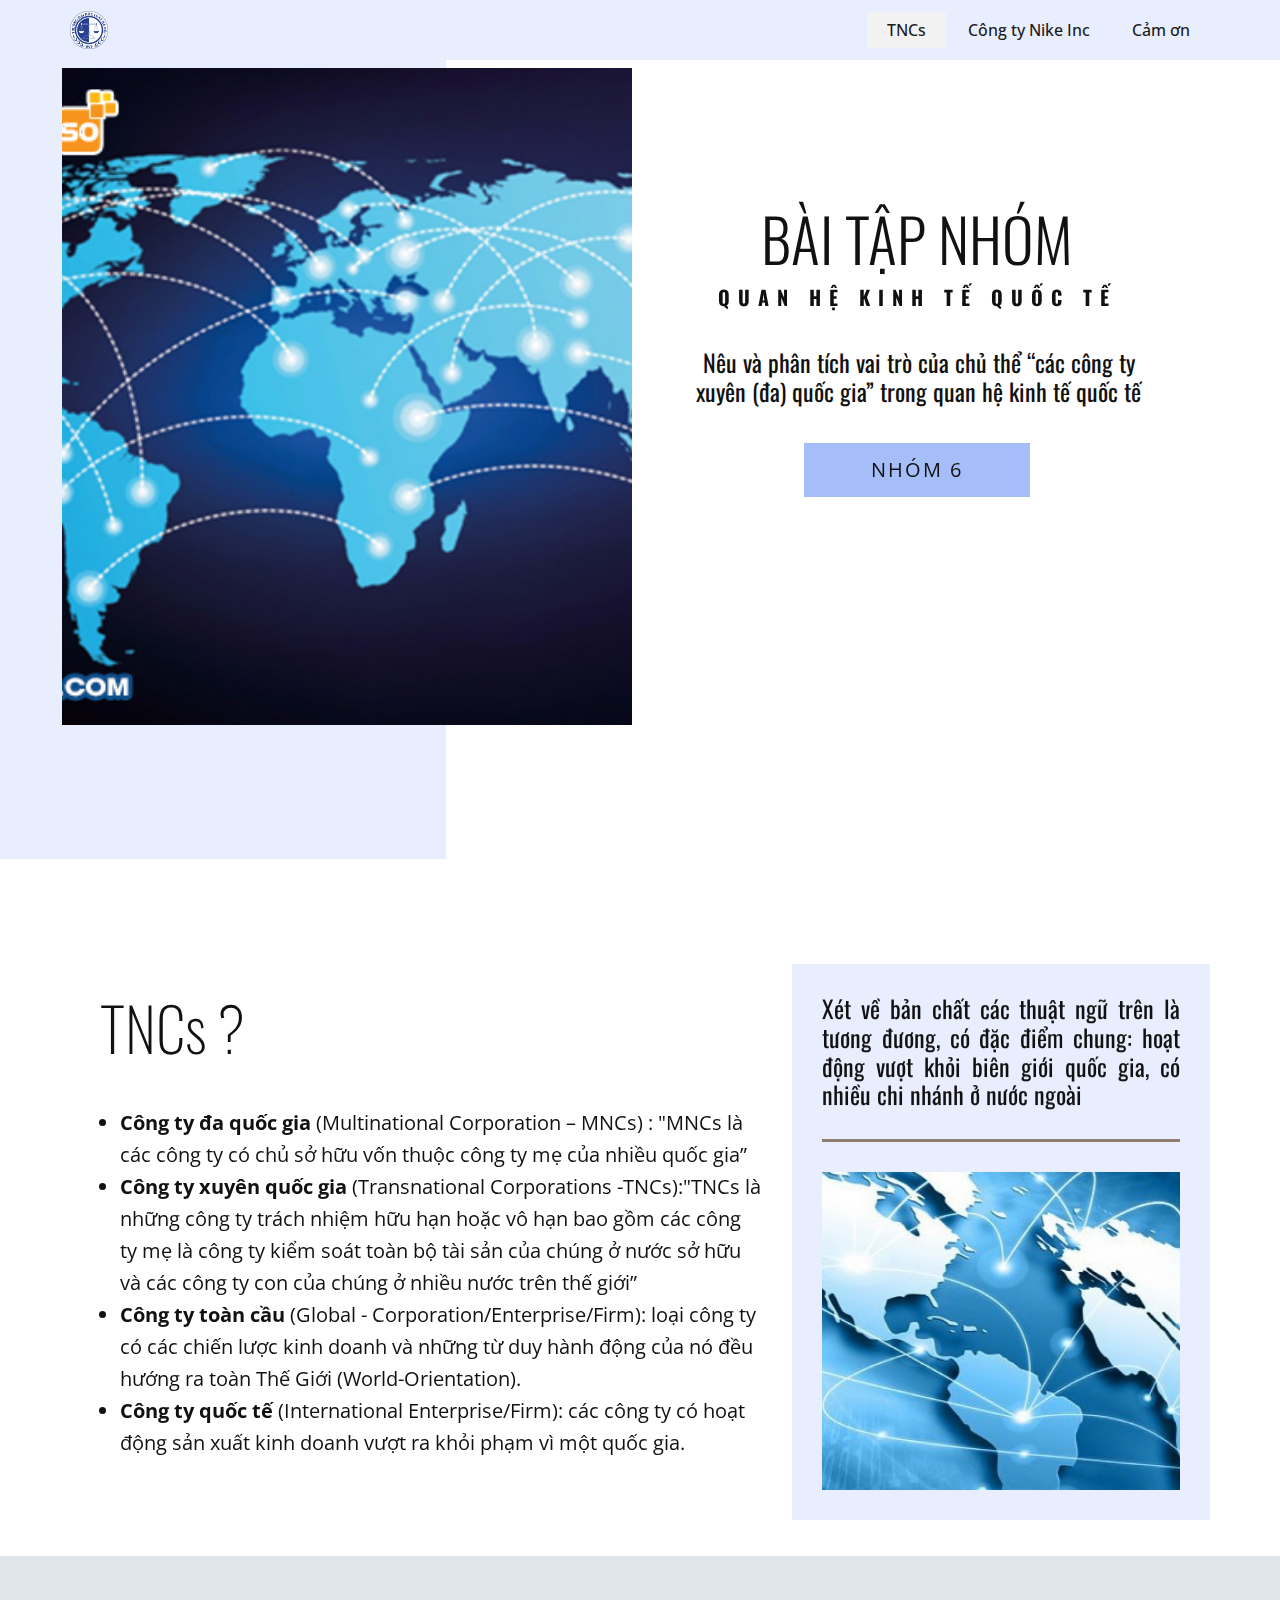
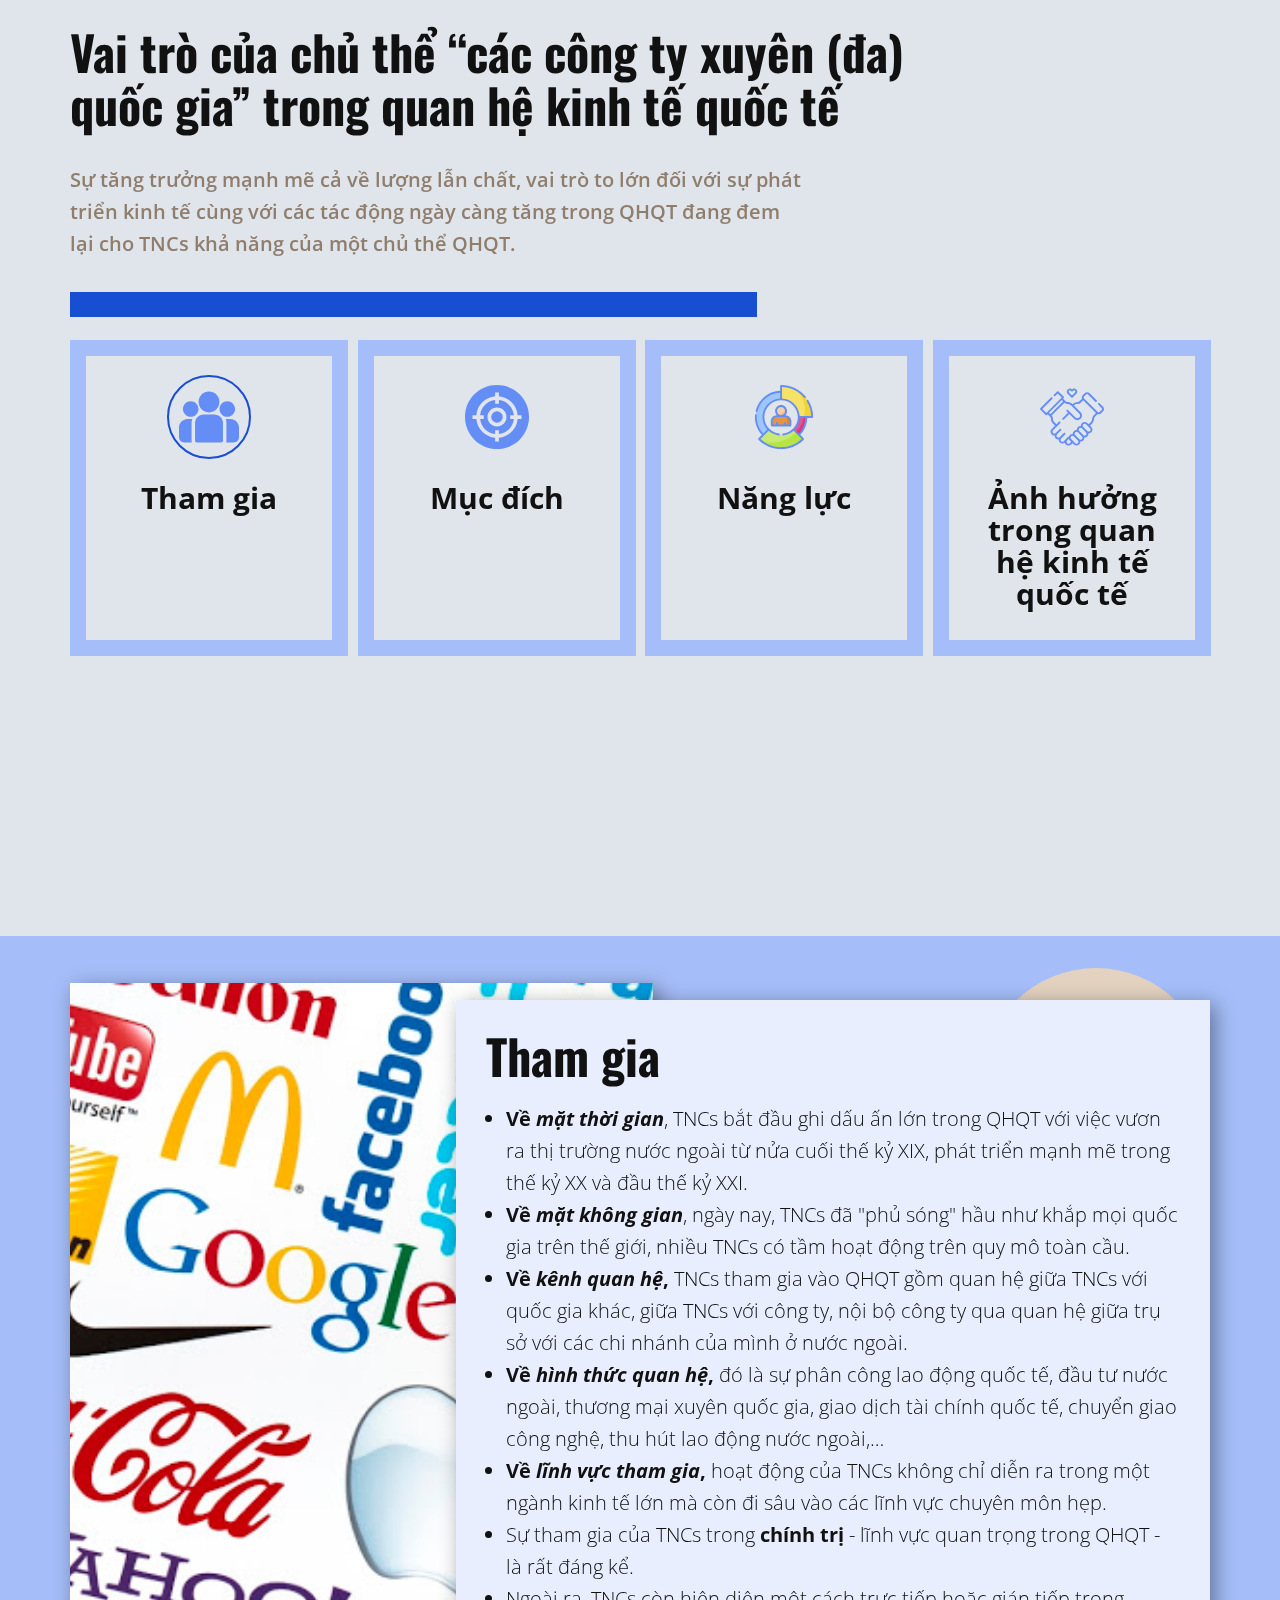
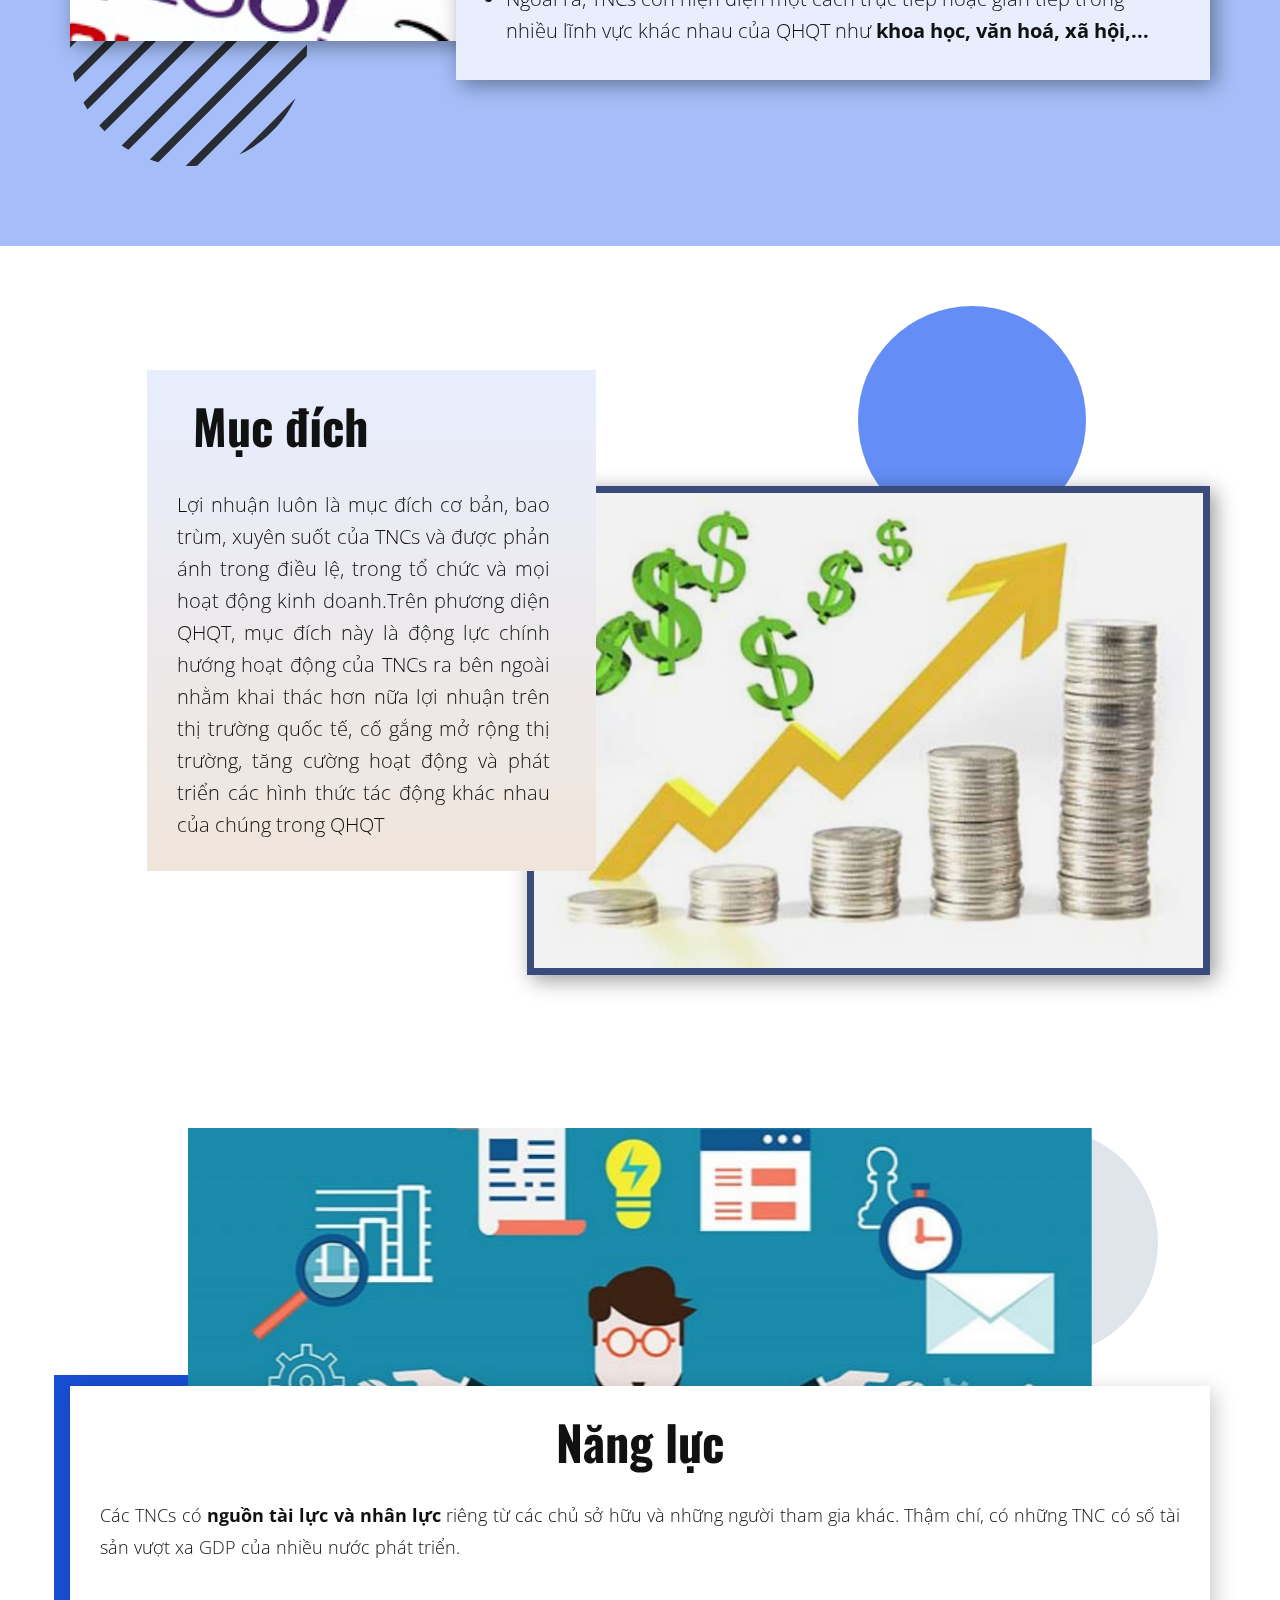
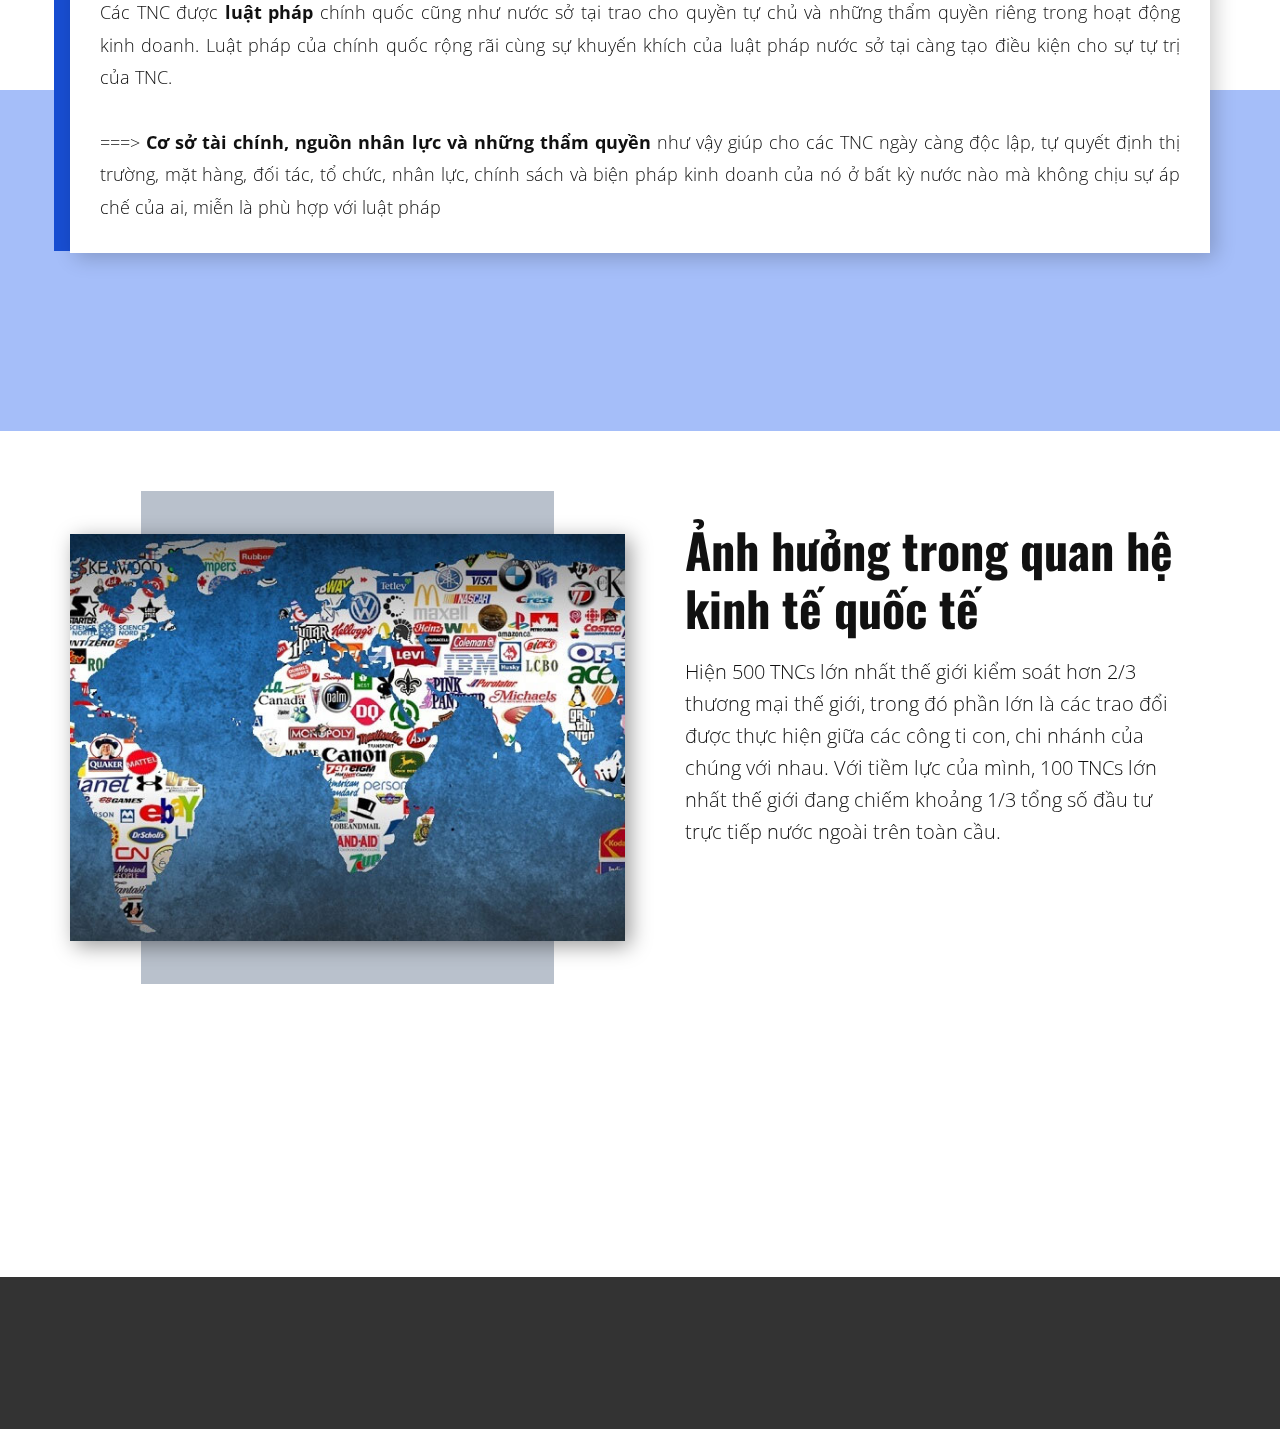
<file: index.html>
<!DOCTYPE html>
<html style="font-size: 16px;">
  <head>
    <meta name="viewport" content="width=device-width, initial-scale=1.0">
    <meta charset="utf-8">
    <meta name="keywords" content="What is a life coach?, LIfe Coaching, Work-life Balance, Motivation, Focus + Results, Support for Improving Specific Skills, 7 Steps for Success">
    <meta name="description" content="">
    <meta name="page_type" content="np-template-header-footer-from-plugin">
    <title>TNCs</title>
    <link rel="stylesheet" href="nicepage.css" media="screen">
<link rel="stylesheet" href="TNCs.css" media="screen">
    <script class="u-script" type="text/javascript" src="jquery.js" defer=""></script>
    <script class="u-script" type="text/javascript" src="nicepage.js" defer=""></script>
    <meta name="generator" content="Nicepage 3.17.2, nicepage.com">
    
    <link id="u-theme-google-font" rel="stylesheet" href="https://fonts.googleapis.com/css?family=Oswald:200,300,400,500,600,700|Open+Sans:300,300i,400,400i,600,600i,700,700i,800,800i">
    <link id="u-page-google-font" rel="stylesheet" href="https://fonts.googleapis.com/css?family=Oswald:200,300,400,500,600,700">
    
    
    
    
    
    
    
    
    <script type="application/ld+json">{
		"@context": "http://schema.org",
		"@type": "Organization",
		"name": "",
		"logo": "images/logohlu600x600-02.png"
}</script>
    <meta property="og:title" content="TNCs">
    <meta property="og:type" content="website">
    <meta name="theme-color" content="#184ed2">
  </head>
  <body data-home-page="TNCs.html" data-home-page-title="TNCs" class="u-body"><header class="u-clearfix u-header u-palette-1-light-3 u-sticky u-header" id="sec-1151"><div class="u-clearfix u-sheet u-sheet-1">
        <a href="#" class="u-image u-logo u-image-1" data-image-width="601" data-image-height="601">
          <img src="images/logohlu600x600-02.png" class="u-logo-image u-logo-image-1" data-image-width="37.8462">
        </a>
        <nav class="u-menu u-menu-dropdown u-offcanvas u-menu-1" data-responsive-from="XS">
          <div class="menu-collapse" style="font-size: 1rem; letter-spacing: 0px; font-weight: 500;" wfd-invisible="true">
            <a class="u-button-style u-custom-active-color u-custom-border u-custom-border-color u-custom-hover-color u-custom-left-right-menu-spacing u-custom-padding-bottom u-custom-text-active-color u-custom-text-color u-custom-text-hover-color u-custom-top-bottom-menu-spacing u-nav-link u-text-active-palette-1-base u-text-hover-palette-2-base" href="#">
              <svg><use xmlns:xlink="http://www.w3.org/1999/xlink" xlink:href="#menu-hamburger"></use></svg>
              <svg version="1.1" xmlns="http://www.w3.org/2000/svg" xmlns:xlink="http://www.w3.org/1999/xlink"><defs><symbol id="menu-hamburger" viewBox="0 0 16 16" style="width: 16px; height: 16px;"><rect y="1" width="16" height="2"></rect><rect y="7" width="16" height="2"></rect><rect y="13" width="16" height="2"></rect>
</symbol>
</defs></svg>
            </a>
          </div>
          <div class="u-custom-menu u-nav-container" wfd-invisible="true">
            <ul class="u-nav u-spacing-2 u-unstyled u-nav-1"><li class="u-nav-item"><a class="u-active-grey-5 u-button-style u-hover-grey-10 u-nav-link u-text-active-grey-90 u-text-grey-90 u-text-hover-grey-90" href="TNCs.html" style="padding: 10px 20px;">TNCs</a><div class="u-nav-popup"><ul class="u-h-spacing-20 u-nav u-unstyled u-v-spacing-10 u-nav-2"><li class="u-nav-item"><a class="u-button-style u-nav-link u-white" href="TNCs.html#carousel_3de2" data-page-id="1896912521">TNCs ?</a>
</li><li class="u-nav-item"><a class="u-button-style u-nav-link u-white" href="TNCs.html#carousel_6a96" data-page-id="1896912521">Vai trò</a>
</li><li class="u-nav-item"><a class="u-button-style u-nav-link u-white" href="TNCs.html#carousel_5685" data-page-id="1896912521">Tham gia</a>
</li><li class="u-nav-item"><a class="u-button-style u-nav-link u-white" href="TNCs.html#carousel_a2b5" data-page-id="1896912521">Mục đích</a>
</li><li class="u-nav-item"><a class="u-button-style u-nav-link u-white" href="TNCs.html#sec-454e" data-page-id="1896912521">Năng lực</a>
</li><li class="u-nav-item"><a class="u-button-style u-nav-link u-white" href="TNCs.html#carousel_3b13" data-page-id="1896912521">Ảnh hưởng</a>
</li></ul>
</div>
</li><li class="u-nav-item"><a class="u-active-grey-5 u-button-style u-hover-grey-10 u-nav-link u-text-active-grey-90 u-text-grey-90 u-text-hover-grey-90" href="Công-ty-Nike-Inc.html" style="padding: 10px 20px;">Công ty Nike Inc</a><div class="u-nav-popup"><ul class="u-h-spacing-20 u-nav u-unstyled u-v-spacing-10 u-nav-3"><li class="u-nav-item"><a class="u-button-style u-nav-link u-white" href="Công-ty-Nike-Inc.html#carousel_6a96" data-page-id="188976686">Vai trò</a>
</li><li class="u-nav-item"><a class="u-button-style u-nav-link u-white" href="Công-ty-Nike-Inc.html#carousel_5685" data-page-id="188976686">Tham gia</a>
</li><li class="u-nav-item"><a class="u-button-style u-nav-link u-white" href="Công-ty-Nike-Inc.html#carousel_a2b5" data-page-id="188976686">Mục đích</a>
</li><li class="u-nav-item"><a class="u-button-style u-nav-link u-white" href="Công-ty-Nike-Inc.html#sec-454e" data-page-id="188976686">Năng lực</a>
</li><li class="u-nav-item"><a class="u-button-style u-nav-link u-white" href="Công-ty-Nike-Inc.html#carousel_3b13" data-page-id="188976686">Ảnh hưởng</a>
</li></ul>
</div>
</li><li class="u-nav-item"><a class="u-active-grey-5 u-button-style u-hover-grey-10 u-nav-link u-text-active-grey-90 u-text-grey-90 u-text-hover-grey-90" href="Cảm-ơn.html" style="padding: 10px 20px;">Cảm ơn</a>
</li></ul>
          </div>
          <div class="u-custom-menu u-nav-container-collapse" wfd-invisible="true">
            <div class="u-black u-container-style u-inner-container-layout u-opacity u-opacity-95 u-sidenav">
              <div class="u-sidenav-overflow">
                <div class="u-menu-close"></div>
                <ul class="u-align-center u-nav u-popupmenu-items u-unstyled u-nav-4"><li class="u-nav-item"><a class="u-button-style u-nav-link" href="TNCs.html" style="padding: 10px 20px;">TNCs</a><div class="u-nav-popup"><ul class="u-h-spacing-20 u-nav u-unstyled u-v-spacing-10 u-nav-5"><li class="u-nav-item"><a class="u-button-style u-nav-link" href="TNCs.html#carousel_3de2" data-page-id="1896912521">TNCs ?</a>
</li><li class="u-nav-item"><a class="u-button-style u-nav-link" href="TNCs.html#carousel_6a96" data-page-id="1896912521">Vai trò</a>
</li><li class="u-nav-item"><a class="u-button-style u-nav-link" href="TNCs.html#carousel_5685" data-page-id="1896912521">Tham gia</a>
</li><li class="u-nav-item"><a class="u-button-style u-nav-link" href="TNCs.html#carousel_a2b5" data-page-id="1896912521">Mục đích</a>
</li><li class="u-nav-item"><a class="u-button-style u-nav-link" href="TNCs.html#sec-454e" data-page-id="1896912521">Năng lực</a>
</li><li class="u-nav-item"><a class="u-button-style u-nav-link" href="TNCs.html#carousel_3b13" data-page-id="1896912521">Ảnh hưởng</a>
</li></ul>
</div>
</li><li class="u-nav-item"><a class="u-button-style u-nav-link" href="Công-ty-Nike-Inc.html" style="padding: 10px 20px;">Công ty Nike Inc</a><div class="u-nav-popup"><ul class="u-h-spacing-20 u-nav u-unstyled u-v-spacing-10 u-nav-6"><li class="u-nav-item"><a class="u-button-style u-nav-link" href="Công-ty-Nike-Inc.html#carousel_6a96" data-page-id="188976686">Vai trò</a>
</li><li class="u-nav-item"><a class="u-button-style u-nav-link" href="Công-ty-Nike-Inc.html#carousel_5685" data-page-id="188976686">Tham gia</a>
</li><li class="u-nav-item"><a class="u-button-style u-nav-link" href="Công-ty-Nike-Inc.html#carousel_a2b5" data-page-id="188976686">Mục đích</a>
</li><li class="u-nav-item"><a class="u-button-style u-nav-link" href="Công-ty-Nike-Inc.html#sec-454e" data-page-id="188976686">Năng lực</a>
</li><li class="u-nav-item"><a class="u-button-style u-nav-link" href="Công-ty-Nike-Inc.html#carousel_3b13" data-page-id="188976686">Ảnh hưởng</a>
</li></ul>
</div>
</li><li class="u-nav-item"><a class="u-button-style u-nav-link" href="Cảm-ơn.html" style="padding: 10px 20px;">Cảm ơn</a>
</li></ul>
              </div>
            </div>
            <div class="u-black u-menu-overlay u-opacity u-opacity-70" wfd-invisible="true"></div>
          </div>
        </nav>
      </div></header> 
    <section class="u-align-center u-clearfix u-section-1" id="sec-8224">
      <div class="u-expanded-height-lg u-expanded-height-md u-expanded-width-sm u-expanded-width-xs u-palette-1-light-3 u-shape u-shape-rectangle u-shape-1"></div>
      <div class="u-clearfix u-gutter-0 u-layout-wrap u-layout-wrap-1">
        <div class="u-layout" style="">
          <div class="u-layout-row" style="">
            <div class="u-align-left u-container-style u-effect-hover-zoom u-layout-cell u-left-cell u-size-30 u-size-xs-60 u-layout-cell-1" src="" data-image-width="600" data-image-height="400" data-animation-name="zoomIn" data-animation-duration="1000" data-animation-delay="0" data-animation-direction="">
              <div class="u-background-effect u-expanded">
                <div class="u-background-effect-image u-expanded u-image u-image-1" data-image-width="600" data-image-height="400"></div>
              </div>
              <div class="u-container-layout u-valign-bottom u-container-layout-1" src=""></div>
            </div>
            <div class="u-align-center u-container-style u-layout-cell u-right-cell u-size-30 u-size-xs-60 u-layout-cell-2">
              <div class="u-container-layout u-container-layout-2">
                <h2 class="u-text u-text-1" data-animation-name="lightSpeedIn" data-animation-duration="1000" data-animation-delay="0" data-animation-direction="">BÀI TẬP NHÓM</h2>
                <p class="u-custom-font u-heading-font u-text u-text-2" data-animation-name="bounceIn" data-animation-duration="1000" data-animation-delay="0" data-animation-direction="">QUAN HỆ KINH TẾ QUỐC TẾ</p>
                <h4 class="u-text u-text-3">Nêu và phân tích vai
trò của chủ thể “các công ty xuyên (đa) quốc gia” trong quan hệ kinh tế quốc tế</h4>
                <a href="TNCs.html#carousel_3de2" data-page-id="1896912521" class="u-active-grey-15 u-btn u-button-style u-hover-grey-15 u-palette-1-light-2 u-text-active-palette-2-dark-2 u-text-body-color u-text-hover-palette-2-dark-2 u-btn-1" data-animation-name="rotateIn" data-animation-duration="1000" data-animation-delay="0" data-animation-direction="">nHÓM 6</a>
              </div>
            </div>
          </div>
        </div>
      </div>
    </section>
    <section class="u-clearfix u-section-2" id="carousel_3de2">
      <div class="u-clearfix u-sheet u-sheet-1">
        <div class="u-clearfix u-expanded-width u-layout-wrap u-layout-wrap-1">
          <div class="u-layout">
            <div class="u-layout-row">
              <div class="u-container-style u-layout-cell u-size-33-md u-size-33-sm u-size-33-xs u-size-38-lg u-size-38-xl u-layout-cell-1">
                <div class="u-container-layout u-valign-top u-container-layout-1">
                  <h2 class="u-text u-text-1" data-animation-name="lightSpeedIn" data-animation-duration="1000" data-animation-delay="0" data-animation-direction="">TNCs ?</h2>
                  <ul class="u-text u-text-2" data-animation-name="zoomIn" data-animation-duration="1000" data-animation-delay="0" data-animation-direction="">
                    <li><b style="font-size: 1.25rem; background-color: transparent; color: #111111; font-family: 'Open Sans',sans-serif;">Công ty đa quốc gia</b>
                      <span style="font-size: 1.25rem; background-color: transparent; color: #111111; font-family: 'Open Sans',sans-serif;"> (Multinational Corporation – MNCs) :
"MNCs là các công ty có chủ sở hữu vốn thuộc công ty mẹ của nhiều quốc
gia”</span>
                    </li>
                    <li><!--[endif]--><b>Công ty xuyên quốc gia</b> (Transnational Corporations -TNCs):"TNCs
là những công ty trách nhiệm hữu hạn hoặc vô hạn bao gồm các công ty mẹ là công
ty kiểm soát toàn bộ tài sản của chúng ở nước sở hữu và các công ty con của
chúng ở nhiều nước trên thế giới”
                    </li>
                    <li><b>Công ty toàn cầu</b> (Global - Corporation/Enterprise/Firm):
loại công ty có các chiến lược kinh doanh và những từ duy hành động của nó đều hướng
ra toàn Thế Giới (World-Orientation).
                    </li>
                    <li><b>Công ty quốc tế</b> (International Enterprise/Firm): các
công ty có hoạt động sản xuất kinh doanh vượt ra khỏi phạm vì một quốc gia. 
                    </li>
                  </ul>
                </div>
              </div>
              <div class="u-container-style u-layout-cell u-palette-1-light-3 u-size-22-lg u-size-22-xl u-size-27-md u-size-27-sm u-size-27-xs u-layout-cell-2">
                <div class="u-container-layout u-container-layout-2">
                  <h4 class="u-align-justify u-text u-text-3" data-animation-name="slideIn" data-animation-duration="1000" data-animation-delay="0" data-animation-direction="Up">Xét về bản chất các thuật ngữ trên là tương
đương, có đặc điểm chung: hoạt động vượt khỏi biên giới quốc gia, có nhiều chi
nhánh ở nước ngoài</h4>
                  <div class="u-border-3 u-border-palette-2-dark-1 u-expanded-width u-line u-line-horizontal u-line-1"></div>
                  <img class="u-expanded-width u-image u-image-default u-image-1" src="images/quan-he-quoc-te-1.jpg" alt="" data-image-width="800" data-image-height="509" data-animation-name="rotateIn" data-animation-duration="1000" data-animation-delay="0" data-animation-direction="" data-href="TNCs.html#carousel_6a96" data-page-id="1896912521">
                </div>
              </div>
            </div>
          </div>
        </div>
      </div>
    </section>
    <section class="u-clearfix u-palette-5-light-2 u-section-3" id="carousel_6a96">
      <div class="u-clearfix u-sheet u-sheet-1">
        <h1 class="u-text u-text-1" data-animation-name="flipIn" data-animation-duration="1000" data-animation-delay="0" data-animation-direction="X"><b>Vai trò của chủ thể “các công ty xuyên (đa) quốc
gia” trong quan hệ kinh tế quốc tế</b>
        </h1>
        <p class="u-text u-text-palette-2-dark-1 u-text-2" data-animation-name="lightSpeedIn" data-animation-duration="1000" data-animation-delay="0" data-animation-direction="">Sự tăng trưởng mạnh mẽ cả
về lượng lẫn chất, vai trò to lớn đối với sự phát triển kinh tế cùng với các
tác động ngày càng tăng trong QHQT đang đem lại cho TNCs khả năng của một chủ
thể QHQT.&nbsp;</p>
        <div class="u-palette-1-base u-shape u-shape-rectangle u-shape-1"></div>
        <div class="u-expanded-width u-list u-list-1">
          <div class="u-repeater u-repeater-1">
            <div class="u-align-center u-border-16 u-border-palette-1-light-2 u-container-style u-list-item u-repeater-item u-list-item-1" data-animation-name="zoomIn" data-animation-duration="1000" data-animation-delay="0" data-animation-direction="" data-href="TNCs.html#carousel_5685" data-page-id="1896912521">
              <div class="u-container-layout u-similar-container u-valign-top u-container-layout-1"><span class="u-border-2 u-border-palette-1-base u-icon u-icon-circle u-spacing-10 u-text-palette-1-light-1 u-icon-1"><svg class="u-svg-link" preserveAspectRatio="xMidYMin slice" viewBox="0 0 511.999 511.999" style=""><use xmlns:xlink="http://www.w3.org/1999/xlink" xlink:href="#svg-89bc"></use></svg><svg class="u-svg-content" viewBox="0 0 511.999 511.999" x="0px" y="0px" id="svg-89bc" style="enable-background:new 0 0 511.999 511.999;"><g><g><path d="M438.09,273.32h-39.596c4.036,11.05,6.241,22.975,6.241,35.404v149.65c0,5.182-0.902,10.156-2.543,14.782h65.461    c24.453,0,44.346-19.894,44.346-44.346v-81.581C512,306.476,478.844,273.32,438.09,273.32z"></path>
</g>
</g><g><g><path d="M107.265,308.725c0-12.43,2.205-24.354,6.241-35.404H73.91c-40.754,0-73.91,33.156-73.91,73.91v81.581    c0,24.452,19.893,44.346,44.346,44.346h65.462c-1.641-4.628-2.543-9.601-2.543-14.783V308.725z"></path>
</g>
</g><g><g><path d="M301.261,234.815h-90.522c-40.754,0-73.91,33.156-73.91,73.91v149.65c0,8.163,6.618,14.782,14.782,14.782h208.778    c8.164,0,14.782-6.618,14.782-14.782v-149.65C375.171,267.971,342.015,234.815,301.261,234.815z"></path>
</g>
</g><g><g><path d="M256,38.84c-49.012,0-88.886,39.874-88.886,88.887c0,33.245,18.349,62.28,45.447,77.524    c12.853,7.23,27.671,11.362,43.439,11.362c15.768,0,30.586-4.132,43.439-11.362c27.099-15.244,45.447-44.28,45.447-77.524    C344.886,78.715,305.012,38.84,256,38.84z"></path>
</g>
</g><g><g><path d="M99.918,121.689c-36.655,0-66.475,29.82-66.475,66.475c0,36.655,29.82,66.475,66.475,66.475    c9.298,0,18.152-1.926,26.195-5.388c13.906-5.987,25.372-16.585,32.467-29.86c4.98-9.317,7.813-19.946,7.813-31.227    C166.393,151.51,136.573,121.689,99.918,121.689z"></path>
</g>
</g><g><g><path d="M412.082,121.689c-36.655,0-66.475,29.82-66.475,66.475c0,11.282,2.833,21.911,7.813,31.227    c7.095,13.276,18.561,23.874,32.467,29.86c8.043,3.462,16.897,5.388,26.195,5.388c36.655,0,66.475-29.82,66.475-66.475    C478.557,151.509,448.737,121.689,412.082,121.689z"></path>
</g>
</g></svg></span>
                <p class="u-text u-text-3" data-animation-name="flipIn" data-animation-duration="1000" data-animation-delay="0" data-animation-direction="X"><b>Tham gia</b>
                </p>
              </div>
            </div>
            <div class="u-align-center u-border-16 u-border-palette-1-light-2 u-container-style u-list-item u-repeater-item u-list-item-2" data-animation-name="zoomIn" data-animation-duration="1000" data-animation-delay="0" data-animation-direction="" data-href="TNCs.html#carousel_a2b5" data-page-id="1896912521">
              <div class="u-container-layout u-similar-container u-valign-top u-container-layout-2"><span class="u-icon u-icon-circle u-spacing-10 u-icon-2"><svg class="u-svg-link" preserveAspectRatio="xMidYMin slice" viewBox="0 0 512 512" style=""><use xmlns:xlink="http://www.w3.org/1999/xlink" xlink:href="#svg-e1e4"></use></svg><svg class="u-svg-content" viewBox="0 0 512 512" id="svg-e1e4"><path d="m361.964 271v-30h29.205c-6.948-63.03-57.139-113.221-120.169-120.169v29.205h-30v-29.205c-63.031 6.948-113.221 57.139-120.169 120.169h29.205v30h-29.205c6.948 63.03 57.138 113.221 120.169 120.169v-29.205h30v29.205c63.03-6.948 113.221-57.139 120.169-120.169zm-105.964 61c-41.907 0-76-34.094-76-76s34.093-76 76-76c41.906 0 76 34.094 76 76s-34.094 76-76 76z"></path><circle cx="256" cy="256" r="46"></circle><path d="m437.02 74.98c-48.353-48.351-112.64-74.98-181.02-74.98s-132.667 26.629-181.02 74.98c-48.351 48.353-74.98 112.64-74.98 181.02s26.629 132.667 74.98 181.02c48.353 48.351 112.64 74.98 181.02 74.98s132.667-26.629 181.02-74.98c48.351-48.353 74.98-112.64 74.98-181.02s-26.629-132.667-74.98-181.02zm-166.02 377.056h-30v-30.721c-79.587-7.163-143.152-70.729-150.315-150.315h-30.721v-30h30.721c7.163-79.586 70.728-143.152 150.315-150.315v-30.721h30v30.721c79.586 7.163 143.152 70.729 150.315 150.315h30.721v30h-30.721c-7.163 79.586-70.729 143.152-150.315 150.315z"></path></svg></span>
                <p class="u-text u-text-4" data-animation-name="flipIn" data-animation-duration="1000" data-animation-delay="0" data-animation-direction="X"><b>Mục đích</b>
                </p>
              </div>
            </div>
            <div class="u-align-center u-border-16 u-border-palette-1-light-2 u-container-style u-list-item u-repeater-item u-list-item-3" data-animation-name="zoomIn" data-animation-duration="1000" data-animation-delay="0" data-animation-direction="" data-href="TNCs.html#sec-454e" data-page-id="1896912521">
              <div class="u-container-layout u-similar-container u-valign-top u-container-layout-3"><span class="u-icon u-icon-circle u-spacing-10 u-icon-3"><svg class="u-svg-link" preserveAspectRatio="xMidYMin slice" viewBox="0 0 512 512" style=""><use xmlns:xlink="http://www.w3.org/1999/xlink" xlink:href="#svg-06d5"></use></svg><svg class="u-svg-content" viewBox="0 0 512 512" id="svg-06d5"><g><g><path d="m232.766 7.5v107.077c78.106 0 141.423 63.317 141.423 141.423h107.077c0-137.243-111.257-248.5-248.5-248.5z" fill="#f6e266"></path>
</g><g><path d="m422.677 200.946c0 18.894-2.041 37.309-5.881 55.054h64.471c0-83.705-41.388-157.742-104.814-202.769 29.132 41.906 46.224 92.81 46.224 147.715z" fill="#f1d333"></path>
</g><g><path d="m332.767 356.001c-25.592 25.593-60.948 41.422-100.001 41.422s-74.408-15.829-100.001-41.422l-75.715 75.715c44.97 44.97 107.095 72.784 175.716 72.784s130.746-27.814 175.716-72.784z" fill="#c8ea73"></path>
</g><g><path d="m163.57 460.053c-33.875 0-66.228-6.51-95.887-18.332 43.895 39.046 101.713 62.779 165.083 62.779 68.621 0 130.746-27.814 175.716-72.784l-54.773-54.773c-47.328 51.106-114.991 83.11-190.139 83.11z" fill="#b7e445"></path>
</g><g><path d="m374.189 256c0 39.053-15.829 74.408-41.422 100.001l42.858 42.858c36.561-36.561 59.174-87.069 59.174-142.859z" fill="#dd5790"></path>
</g><g><path d="m416.796 256c-9.971 46.074-32.189 87.579-63.086 120.943l21.916 21.916c36.561-36.561 59.174-87.069 59.174-142.859z" fill="#da387d"></path>
</g><g><path d="m91.343 256c0-78.106 63.317-141.423 141.423-141.423v-60.61c-111.579 0-202.032 90.453-202.032 202.033 0 55.79 22.613 106.298 59.174 142.859l42.858-42.858c-25.593-25.593-41.423-60.948-41.423-100.001z" fill="#9dc6fb"></path>
</g><g><g><circle cx="232.766" cy="208.522" fill="#f1d0a5" r="40.407"></circle>
</g><g><path d="m252.864 173.474c3.403 5.921 5.358 12.779 5.358 20.098 0 22.316-18.091 40.407-40.406 40.407-7.319 0-14.177-1.956-20.098-5.358 6.972 12.132 20.051 20.309 35.048 20.309 22.316 0 40.406-18.091 40.406-40.407.001-14.998-8.176-28.076-20.308-35.049z" fill="#f1b986"></path>
</g><g><g><path d="m158.014 289.335v34.346h149.504v-34.346c0-22.316-18.091-40.406-40.406-40.406h-68.691c-22.316 0-40.407 18.09-40.407 40.406z" fill="#e49542"></path>
</g><g><path d="m267.112 248.929h-24.244c22.316 0 40.406 18.091 40.406 40.406v34.346h24.244v-34.346c0-22.315-18.09-40.406-40.406-40.406z" fill="#e28424"></path>
</g>
</g>
</g><g><path d="m450.864 121.895c-2.174-3.527-6.795-4.623-10.32-2.449-3.526 2.174-4.623 6.795-2.449 10.32 22.032 35.739 34.259 76.64 35.559 118.734h-92.151c-3.797-76.156-65.077-137.436-141.233-141.233v-92.152c69.109 2.129 133.654 33.596 178.039 87.075 2.646 3.187 7.375 3.627 10.561.981 3.188-2.646 3.627-7.374.982-10.562-48.847-58.854-120.68-92.609-197.082-92.609-4.142 0-7.5 3.357-7.5 7.5v39.109c-44.972 1.554-87.222 17.073-122.609 45.137-36.231 28.733-62.267 69.139-73.311 113.773-.995 4.021 1.458 8.087 5.479 9.082.604.149 1.21.222 1.807.222 3.368 0 6.429-2.284 7.274-5.7 20.91-84.503 94.872-144.227 181.36-147.504v45.646c-78.647 3.919-141.427 69.132-141.427 148.735 0 37.269 13.599 72.448 38.448 99.872l-32.271 32.271c-33.447-36.065-51.79-82.693-51.79-132.143 0-4.598.159-9.174.472-13.601.292-4.133-2.821-7.719-6.953-8.011-4.137-.302-7.718 2.82-8.01 6.953-.337 4.777-.509 9.709-.509 14.658 0 53.457 19.9 103.852 56.176 142.756l-27.66 27.66c-2.929 2.93-2.929 7.678 0 10.607 48.35 48.351 112.638 74.978 181.024 74.978 68.379 0 132.664-26.627 181.013-74.977 2.929-2.93 2.929-7.678 0-10.606l-27.657-27.661c34.572-37.076 54.255-84.595 56.026-135.256h39.118c4.142 0 7.5-3.357 7.5-7.5 0-47.507-13.107-93.88-37.906-134.105zm-218.094 375.105c-61.872 0-120.183-23.154-165.033-65.36l65.168-65.168c22.681 20.482 51.411 33.662 81.689 37.344 4.12.502 7.851-2.428 8.351-6.54s-2.428-7.851-6.54-8.351c-29.441-3.579-57.26-17.155-78.332-38.229-.016-.016-.033-.029-.049-.045-25.266-25.289-39.181-58.901-39.181-94.651 0-73.831 60.054-133.899 133.88-133.922.016 0 .031.002.047.002 73.839 0 133.911 60.068 133.92 133.905 0 .005-.001.01-.001.015 0 35.772-13.931 69.403-39.225 94.697-.005.005-.009.011-.015.016-20.967 20.95-48.624 34.503-77.881 38.165-4.11.515-7.025 4.264-6.51 8.374.514 4.11 4.259 7.016 8.374 6.511 30.083-3.766 58.641-16.926 81.202-37.292l65.16 65.168c-44.851 42.207-103.158 65.361-165.024 65.361zm142.744-108.858-32.27-32.274c23.174-25.576 36.561-57.898 38.259-92.369h45.639c-1.756 46.656-19.88 90.411-51.628 124.643z"></path><path d="m307.518 331.181c4.142 0 7.5-3.357 7.5-7.5v-34.346c0-26.278-21.268-47.672-47.494-47.896 8.14-8.591 13.149-20.176 13.149-32.917 0-26.416-21.491-47.906-47.907-47.906s-47.906 21.49-47.906 47.906c0 12.741 5.009 24.326 13.149 32.917-26.226.223-47.494 21.618-47.494 47.896v34.346c0 4.143 3.358 7.5 7.5 7.5zm-74.752-155.565c18.145 0 32.907 14.762 32.907 32.906s-14.762 32.906-32.907 32.906-32.906-14.762-32.906-32.906 14.762-32.906 32.906-32.906zm-67.252 113.719c0-18.145 14.762-32.906 32.907-32.906h68.691c18.145 0 32.906 14.762 32.906 32.906v26.846h-27.427v-12.703c0-4.143-3.358-7.5-7.5-7.5s-7.5 3.357-7.5 7.5v12.703h-49.65v-12.703c0-4.143-3.358-7.5-7.5-7.5s-7.5 3.357-7.5 7.5v12.703h-27.427z"></path>
</g>
</g></svg></span>
                <p class="u-text u-text-5" data-animation-name="flipIn" data-animation-duration="1000" data-animation-delay="0" data-animation-direction="X"><b>Năng lực</b>
                </p>
              </div>
            </div>
            <div class="u-align-center u-border-16 u-border-palette-1-light-2 u-container-style u-list-item u-repeater-item u-list-item-4" data-animation-name="zoomIn" data-animation-duration="1000" data-animation-delay="0" data-animation-direction="" data-href="TNCs.html#carousel_3b13" data-page-id="1896912521">
              <div class="u-container-layout u-similar-container u-valign-top u-container-layout-4"><span class="u-icon u-icon-circle u-spacing-10 u-icon-4"><svg class="u-svg-link" preserveAspectRatio="xMidYMin slice" viewBox="0 0 504.622 504.622" style=""><use xmlns:xlink="http://www.w3.org/1999/xlink" xlink:href="#svg-ea45"></use></svg><svg class="u-svg-content" viewBox="0 0 504.622 504.622" id="svg-ea45"><g><path d="m497.337 171.829-27.94-27.99c-2.927-2.931-7.676-2.936-10.606-.009-2.932 2.926-2.936 7.675-.009 10.607l27.937 27.986c3.887 3.898 3.885 10.239 0 14.13l-17.102 17.091c-3.896 3.896-10.234 3.897-14.131.002l-107.986-107.995c-3.899-4.71-3.898-9.42.003-14.13l17.186-17.187c3.904-3.897 10.25-3.898 14.143.001l56.859 56.97c2.927 2.932 7.676 2.936 10.606.01 2.932-2.926 2.937-7.675.011-10.607l-56.861-56.971c-9.737-9.751-25.598-9.761-35.36-.014l-17.189 17.19c-7.287 8.432-9.134 17.419-5.54 26.961-5.749 5.744-11.721 11.316-17.262 17.259-8.726 8.194-13.366 10.232-23.161 10.235-10.505-.389-22.058 4.922-34.362 15.808-8.336-8.192-22.979-16.36-35.254-16.36-8.966 0-17.336-4.447-23.578-10.69l-15.671-15.672 5.404-5.404c2.929-2.929 2.929-7.677.001-10.606l-41.94-41.95c-2.928-2.929-7.678-2.93-10.607 0l-25.7 25.7c-2.929 2.929-2.929 7.678 0 10.606 2.929 2.929 7.678 2.929 10.606 0l20.396-20.396 31.334 31.342-122.115 122.117-31.342-31.335 78.616-78.616c2.929-2.929 2.929-7.678 0-10.606-2.929-2.929-7.678-2.929-10.606 0l-83.92 83.92c-2.929 3.536-2.929 7.071 0 10.607l41.95 41.94c3.535 2.929 7.071 2.928 10.606 0l5.403-5.403 15.663 15.663c.003.003.005.006.007.008 9.798 10.023 10.188 14.806 10.815 24.18.163 12.892 7.853 26.289 16.635 35.072l15.339 15.338s-26.819 26.834-26.967 27.013c-11.733 14.154-11.561 29.809.46 41.879 6.948 6.977 14.881 10.04 23.096 9.181-.923 17.248 14.542 32.566 31.83 31.325-1.767 24.731 28.197 41.528 48.479 25.445 6.11 22.148 34.077 29.807 50.313 13.57l10.601-10.601 10.726 10.726c19.029 19.027 52.654 3.408 51.08-23.131 17.773 1.051 32.856-14.024 31.802-31.802 17.595 1.041 32.862-14.022 31.786-31.818 26.762 1.619 42.364-31.845 23.148-51.063l-10.726-10.726 13.603-13.604c8.981-8.98 15.361-21.825 17.499-35.213 1.871-11.446 3.562-17.647 10.953-25.039l16.979-16.987c9.535 3.586 18.517 1.742 26.946-5.531l17.106-17.096c9.719-9.738 9.725-25.585.008-35.33zm-325.873-52.765 10.307 10.308-100.64 100.759-10.367-10.367zm63.754 339.372c-7.085 5.961-14.08 6.032-20.986.216-6.282-6.805-6.25-13.908.082-21.703l13.106-13.106c1.312 4.862 3.864 9.457 7.673 13.266l10.726 10.726zm63.726-.121c-6.146 4.672-14.889 6.542-21.185.247l-32.059-32.059c-13.189-13.19 7.39-35 21.195-21.196l32.059 32.059c5.773 5.772 5.773 15.165-.01 20.949zm10.617-31.556-32.059-32.059c-13.192-13.191 7.393-34.999 21.194-21.195l32.059 32.059c12.565 12.788-7.102 34.788-21.194 21.195zm53.003-32.063c-6.295 5.42-14.764 6.699-21.201.261l-32.059-32.059c-13.362-13.36 7.841-34.548 21.194-21.195l32.06 32.059c5.205 5.368 5.256 15.684.006 20.934zm31.796-31.797c-6.305 5.423-14.757 6.694-21.194.256l-32.06-32.059c-.002-.002-.004-.004-.006-.006-5.767-5.774-5.765-15.162 0-20.927 6.144-4.683 14.899-6.565 21.201-.262l32.059 32.059c5.773 5.773 5.773 15.166 0 20.939zm31.328-126.733c-10.761 10.761-13.146 20.981-15.152 33.25-1.631 10.211-6.602 20.304-13.298 27l-13.604 13.604-10.725-10.725c-18.738-18.737-52.646-3.017-51.064 23.148-17.437-1.055-32.847 14.416-31.819 31.785-17.782-1.051-32.862 14.036-31.801 31.818-14.285-.855-27.623 8.9-31.012 22.955-2.659-.977-5.759-.406-7.893 1.729l-31.802 31.807c-6.953 5.772-13.938 5.85-20.954.234-6.153-7.596-6.127-14.129.058-21.733l31.503-31.503c2.929-2.929 2.929-7.678 0-10.606-2.929-2.929-7.678-2.929-10.606 0l-31.486 31.486c-7.519 6.14-13.989 6.242-21.478.286-5.947-7.489-5.848-13.96.281-21.48l31.55-31.55c2.929-2.929 2.929-7.678 0-10.606-2.929-2.929-7.678-2.929-10.606 0l-31.583 31.583c-10.624 8.668-17.049 4.721-21.461.29-2.352-2.361-9.472-9.512.249-21.463l56.181-56.181c2.929-2.929 2.929-7.678 0-10.606-2.929-2.929-7.678-2.929-10.606 0l-19.337 19.337-15.338-15.338c-21.313-22.667-2.813-32.917-22.373-53.612l101.271-101.38c12.601 9.669 24.627 10.242 28.565 10.125 7.836.01 19.015 6.348 24.91 12.244l63.77 63.77c8.381 10.119 8.38 20.238-.003 30.356-8.213 8.219-22.11 8.214-30.341-.002l-58.912-58.913c-2.929-2.929-7.678-2.929-10.606 0-2.929 2.929-2.929 7.678 0 10.606l10.599 10.599-43.587 43.587c-2.929 2.929-2.929 7.678 0 10.606 2.929 2.929 7.678 2.929 10.606 0l43.586-43.587 37.712 37.712c14.23 14.206 37.357 14.202 51.551-.005 14.068-14.065 14.067-37.501.001-51.567l-53.418-53.418c8.874-7.685 16.975-11.72 23.242-11.444.148.005.298.006.445.007 13.876 0 22.112-3.57 33.819-14.639 5.42-5.112 10.543-10.563 15.818-15.826l100.696 100.705z"></path><path d="m218.044 69.788 28.992 28.941c3.533 2.923 7.065 2.923 10.598 0l28.952-28.902c3.778-3.675 7.497-10.624 7.325-17.929 0 0 0 0 0-.001-.331-14.021-11.392-25.005-25.181-25.005-6.174 0-11.936 2.214-16.396 6.042-4.461-3.829-10.222-6.042-16.396-6.042-13.192 0-24.007 10.562-25.157 24.569-.586 7.148 3.271 14.054 7.076 18.134.062.066.124.13.187.193zm17.896-27.896c4.171 0 7.877 2.501 9.442 6.372 4.636 6.251 9.271 6.251 13.906 0 1.564-3.871 5.271-6.371 9.442-6.371 8.748 0 13.516 11.061 7.298 17.28l-23.693 23.652-23.585-23.545c-5.321-5.835-1.766-17.388 7.19-17.388z"></path>
</g></svg></span>
                <p class="u-text u-text-6" data-animation-name="flipIn" data-animation-duration="1000" data-animation-delay="0" data-animation-direction="X"><b>Ảnh hưởng trong quan hệ kinh tế quốc tế</b>
                </p>
              </div>
            </div>
          </div>
        </div>
      </div>
    </section>
    <section class="u-align-center-lg u-align-center-md u-align-center-sm u-align-center-xs u-clearfix u-palette-1-light-2 u-section-4" id="carousel_5685">
      <div class="u-clearfix u-sheet u-sheet-1">
        <div class="u-shape u-shape-svg u-text-palette-5-dark-3 u-shape-1">
          <svg class="u-svg-link" preserveAspectRatio="none" viewBox="0 0 160 160" style=""><use xmlns:xlink="http://www.w3.org/1999/xlink" xlink:href="#svg-db78"></use></svg>
          <svg xmlns="http://www.w3.org/2000/svg" xmlns:xlink="http://www.w3.org/1999/xlink" version="1.1" xml:space="preserve" class="u-svg-content" viewBox="0 0 160 160" x="0px" y="0px" id="svg-db78"><path d="M114.3,152.3l38-38C144.4,130.9,130.9,144.4,114.3,152.3z M117.1,9.1l-108,108c0.8,1.6,1.7,3.2,2.7,4.8l110-110
	C120.3,10.9,118.7,10,117.1,9.1z M97.5,2L2,97.5c0.4,2,1,4,1.5,5.9l99.9-99.9C101.5,2.9,99.5,2.4,97.5,2z M80,160c2,0,4-0.1,5.9-0.2
	l73.9-73.9c0.1-2,0.2-3.9,0.2-5.9c0-0.6,0-1.2,0-1.9L78.1,160C78.8,160,79.4,160,80,160z M34.9,146.1c1.5,1,3,2,4.6,2.9L149,39.5
	c-0.9-1.6-1.9-3.1-2.9-4.6L34.9,146.1z M132.7,19.8L19.8,132.7c1.2,1.3,2.3,2.6,3.6,3.9L136.6,23.4C135.3,22.2,134,21,132.7,19.8z
	 M59.6,157.4l97.8-97.8c-0.5-1.9-1.1-3.8-1.7-5.7L53.9,155.6C55.8,156.3,57.7,156.9,59.6,157.4z M7.6,45.9L45.9,7.6
	C29.1,15.5,15.5,29.1,7.6,45.9z M80,0c-2.6,0-5.1,0.1-7.6,0.4l-72,72C0.1,74.9,0,77.4,0,80c0,0.1,0,0.2,0,0.2L80.2,0
	C80.2,0,80.1,0,80,0z"></path></svg>
        </div>
        <img class="u-image u-image-1" src="images/download1.jpg" data-image-width="512" data-image-height="341" data-animation-name="fadeIn" data-animation-duration="1000" data-animation-delay="0" data-animation-direction="" data-href="TNCs.html#carousel_6a96" data-page-id="1896912521">
        <div class="u-palette-2-base u-shape u-shape-circle u-shape-2"></div>
        <div class="u-align-left u-container-style u-group u-palette-1-light-3 u-group-1">
          <div class="u-container-layout u-valign-top u-container-layout-1">
            <h1 class="u-text u-text-1"><b>Tham gia</b>
            </h1>
            <ul class="u-text u-text-2" data-animation-name="lightSpeedIn" data-animation-duration="1000" data-animation-delay="0" data-animation-direction="">
              <li><b>Về <i>mặt thời gian</i></b>,
TNCs bắt đầu ghi dấu ấn lớn trong QHQT với việc vươn ra thị trường nước ngoài
từ nửa cuối thế kỷ XIX, phát triển mạnh mẽ trong thế kỷ XX và đầu thế kỷ XXI.
              </li>
              <li><b>Về <i>mặt không gian</i></b>, ngày nay, TNCs đã "phủ sóng" hầu như khắp mọi
quốc gia trên thế giới, nhiều TNCs có tầm hoạt động trên quy mô toàn cầu.
              </li>
              <li><b>Về <i>kênh
quan hệ</i>,</b> TNCs tham gia vào QHQT gồm quan hệ giữa TNCs với quốc gia khác,
giữa TNCs với công ty, nội bộ công ty qua quan hệ giữa trụ sở với các chi nhánh
của mình ở nước ngoài.
              </li>
              <li><b>Về <i>hình thức quan hệ</i>,</b> đó là sự phân công lao động
quốc tế, đầu tư nước ngoài, thương mại xuyên quốc gia, giao dịch tài chính quốc
tế, chuyển giao công nghệ, thu hút lao động nước ngoài,…
              </li>
              <li><b>Về <i>lĩnh vực tham gia</i>,</b> hoạt động của TNCs không chỉ diễn ra trong một ngành kinh tế lớn mà còn đi sâu
vào các lĩnh vực chuyên môn hẹp.
              </li>
              <li>Sự tham gia của TNCs trong <b>chính trị</b> - lĩnh
vực quan trọng trong QHQT - là rất đáng kể.
              </li>
              <li>Ngoài ra, TNCs còn hiện diện một
cách trực tiếp hoặc gián tiếp trong nhiều lĩnh vực khác nhau của QHQT như<b> khoa
học, văn hoá, xã hội,...</b>
              </li>
            </ul>
          </div>
        </div>
      </div>
    </section>
    <section class="u-clearfix u-section-5" id="carousel_a2b5">
      <div class="u-clearfix u-sheet u-sheet-1">
        <div class="u-shape u-shape-svg u-text-black u-shape-1">
          <svg class="u-svg-link" preserveAspectRatio="none" viewBox="0 0 160 160" style=""><use xmlns:xlink="http://www.w3.org/1999/xlink" xlink:href="#svg-db78"></use></svg>
          <svg xmlns="http://www.w3.org/2000/svg" xmlns:xlink="http://www.w3.org/1999/xlink" version="1.1" xml:space="preserve" class="u-svg-content" viewBox="0 0 160 160" x="0px" y="0px" id="svg-db78"><path d="M114.3,152.3l38-38C144.4,130.9,130.9,144.4,114.3,152.3z M117.1,9.1l-108,108c0.8,1.6,1.7,3.2,2.7,4.8l110-110
	C120.3,10.9,118.7,10,117.1,9.1z M97.5,2L2,97.5c0.4,2,1,4,1.5,5.9l99.9-99.9C101.5,2.9,99.5,2.4,97.5,2z M80,160c2,0,4-0.1,5.9-0.2
	l73.9-73.9c0.1-2,0.2-3.9,0.2-5.9c0-0.6,0-1.2,0-1.9L78.1,160C78.8,160,79.4,160,80,160z M34.9,146.1c1.5,1,3,2,4.6,2.9L149,39.5
	c-0.9-1.6-1.9-3.1-2.9-4.6L34.9,146.1z M132.7,19.8L19.8,132.7c1.2,1.3,2.3,2.6,3.6,3.9L136.6,23.4C135.3,22.2,134,21,132.7,19.8z
	 M59.6,157.4l97.8-97.8c-0.5-1.9-1.1-3.8-1.7-5.7L53.9,155.6C55.8,156.3,57.7,156.9,59.6,157.4z M7.6,45.9L45.9,7.6
	C29.1,15.5,15.5,29.1,7.6,45.9z M80,0c-2.6,0-5.1,0.1-7.6,0.4l-72,72C0.1,74.9,0,77.4,0,80c0,0.1,0,0.2,0,0.2L80.2,0
	C80.2,0,80.1,0,80,0z"></path></svg>
        </div>
        <div class="u-palette-1-light-1 u-shape u-shape-circle u-shape-2"></div>
        <img class="u-border-7 u-border-palette-1-dark-2 u-image u-image-1" src="images/anh-loi-nhuan-rong.jpg" data-image-width="800" data-image-height="488" data-animation-name="flipIn" data-animation-duration="1000" data-animation-delay="0" data-animation-direction="X" data-href="TNCs.html#carousel_6a96" data-page-id="1896912521">
        <div class="u-container-style u-gradient u-group u-group-1" data-animation-name="zoomIn" data-animation-duration="1000" data-animation-delay="0" data-animation-direction="">
          <div class="u-container-layout u-valign-top u-container-layout-1">
            <h1 class="u-align-left u-text u-text-1"><b>Mục đích</b>
            </h1>
            <p class="u-align-justify u-text u-text-2">Lợi nhuận luôn là mục đích cơ bản, bao trùm,
xuyên suốt của TNCs và được phản ánh trong điều lệ, trong tổ chức và mọi hoạt
động kinh doanh.Trên phương diện QHQT, mục đích này là động lực chính hướng
hoạt động của TNCs ra bên ngoài nhằm khai thác hơn nữa lợi nhuận trên thị
trường quốc tế, cố gắng mở rộng thị trường, tăng cường hoạt động và phát triển
các hình thức tác động khác nhau của chúng trong QHQT</p>
          </div>
        </div>
      </div>
    </section>
    <section class="u-clearfix u-palette-1-light-2 u-section-6" id="sec-454e">
      <div class="u-expanded-width u-shape u-shape-rectangle u-white u-shape-1"></div>
      <div class="u-palette-1-base u-shape u-shape-rectangle u-shape-2"></div>
      <div class="u-palette-5-light-2 u-shape u-shape-circle u-shape-3"></div>
      <img src="images/vai-tro-cua-nguon-luc.jpg" class="u-align-left u-image u-image-1" data-image-width="800" data-image-height="450" data-href="TNCs.html#carousel_6a96" data-page-id="1896912521" data-animation-name="bounceIn" data-animation-duration="1000" data-animation-delay="0" data-animation-direction="">
      <div class="u-container-style u-group u-similar-fill u-white u-group-1">
        <div class="u-container-layout u-padding-12 u-container-layout-1">
          <h2 class="u-align-center u-text u-text-1" data-animation-name="fadeIn" data-animation-duration="1000" data-animation-delay="0" data-animation-direction=""><b>Năng lực</b>
          </h2>
          <p class="u-align-justify u-text u-text-2" data-animation-name="flipIn" data-animation-duration="1000" data-animation-delay="0" data-animation-direction="X">Các TNCs có <b>nguồn tài lực và nhân lực</b> riêng từ các chủ
sở hữu và những người tham gia khác. Thậm chí, có những TNC có số tài sản vượt
xa GDP của nhiều nước phát triển.&nbsp;<br>
            <br>Các TNC được <b>luật pháp</b> chính quốc cũng như nước sở tại
trao cho quyền tự chủ và những thẩm quyền riêng trong hoạt động kinh doanh.
Luật pháp của chính quốc rộng rãi cùng sự khuyến khích của luật pháp nước sở
tại càng tạo điều kiện cho sự tự trị của TNC.&nbsp;<br>&nbsp;&nbsp;<br>===&gt;<b> Cơ sở tài chính, nguồn nhân lực và những thẩm quyền</b> như vậy giúp cho các TNC ngày càng độc lập, tự quyết định thị trường, mặt hàng,
đối tác, tổ chức, nhân lực, chính sách và biện pháp kinh doanh của nó ở bất kỳ
nước nào mà không chịu sự áp chế của ai, miễn là phù hợp với luật pháp
          </p>
        </div>
      </div>
    </section>
    <section class="u-clearfix u-section-7" id="carousel_3b13">
      <div class="u-clearfix u-sheet u-sheet-1">
        <div class="u-clearfix u-expanded-width u-gutter-30 u-layout-wrap u-layout-wrap-1">
          <div class="u-layout">
            <div class="u-layout-row">
              <div class="u-container-style u-layout-cell u-left-cell u-size-30 u-layout-cell-1" src="">
                <div class="u-container-layout">
                  <div class="u-absolute-hcenter-lg u-absolute-hcenter-sm u-absolute-hcenter-xs u-align-left u-expanded-height-lg u-expanded-height-sm u-expanded-height-xl u-expanded-height-xs u-left-0 u-palette-5-base u-shape u-shape-1"></div>
                  <img class="u-expanded-width u-image u-image-1" src="images/logo-cong-ty-xuyen-quoc-gia.jpg" data-image-width="800" data-image-height="438" data-href="TNCs.html#carousel_6a96" data-page-id="1896912521" data-animation-name="zoomIn" data-animation-duration="1000" data-animation-delay="0" data-animation-direction="">
                </div>
              </div>
              <div class="u-container-style u-layout-cell u-right-cell u-size-30 u-layout-cell-2">
                <div class="u-container-layout u-container-layout-2">
                  <h3 class="u-text u-text-1" data-animation-name="slideIn" data-animation-duration="1000" data-animation-delay="0" data-animation-direction="Up"><b>Ảnh hưởng trong quan hệ kinh tế quốc tế</b>
                  </h3>
                  <p class="u-text u-text-2" data-animation-name="flipIn" data-animation-duration="1000" data-animation-delay="0" data-animation-direction="X">Hiện 500 TNCs lớn nhất
thế giới kiểm soát hơn 2/3 thương mại thế giới, trong đó phần lớn là các trao
đổi được thực hiện giữa các công ti con, chi nhánh của chúng với nhau. Với tiềm
lực của mình, 100 TNCs lớn nhất thế giới đang chiếm khoảng 1/3 tổng số đầu tư
trực tiếp nước ngoài trên toàn cầu.&nbsp;<br>
                    <br>
                  </p>
                </div>
              </div>
            </div>
          </div>
        </div>
      </div>
    </section>
    
    
    <footer class="u-align-left u-clearfix u-footer u-grey-80 u-footer" id="sec-338e"><div class="u-clearfix u-sheet u-sheet-1"></div></footer>
    <section class="u-backlink u-clearfix u-grey-80">
    
    </section>
  </body>
</html>
</file>
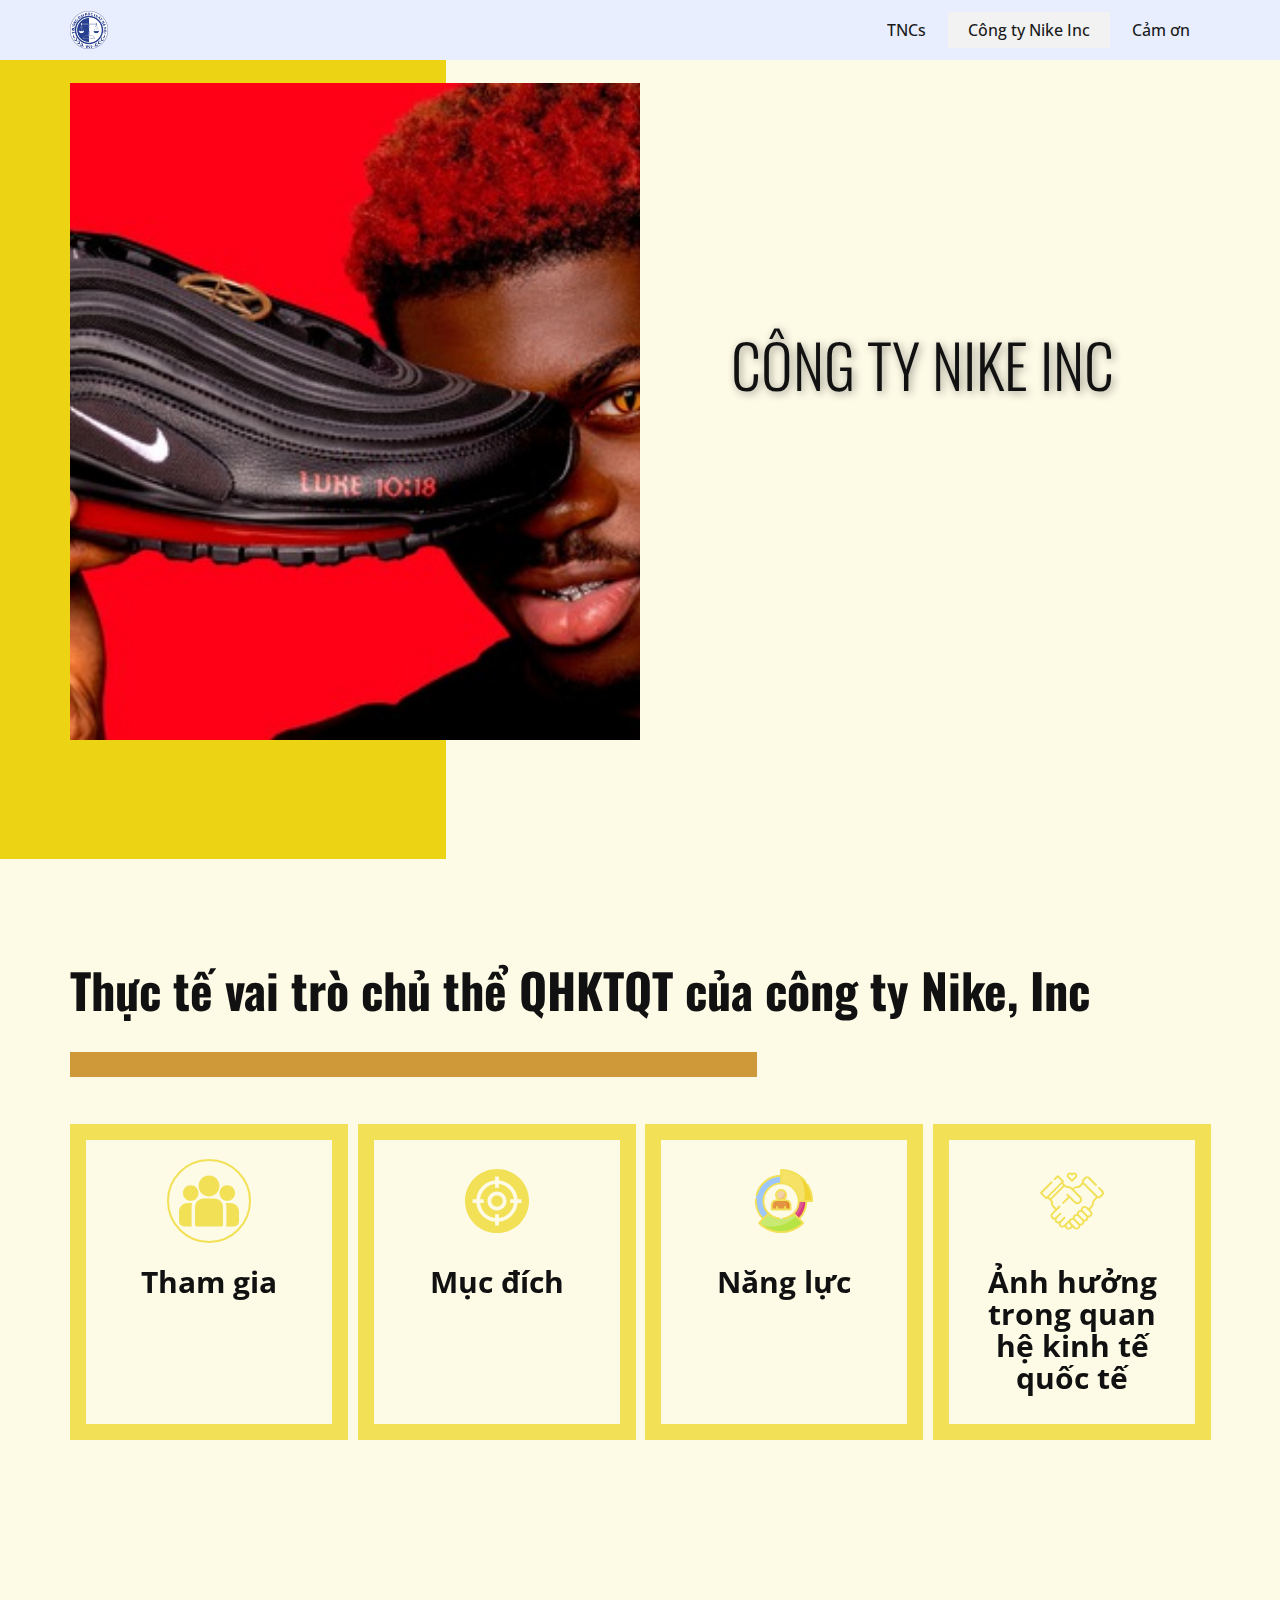
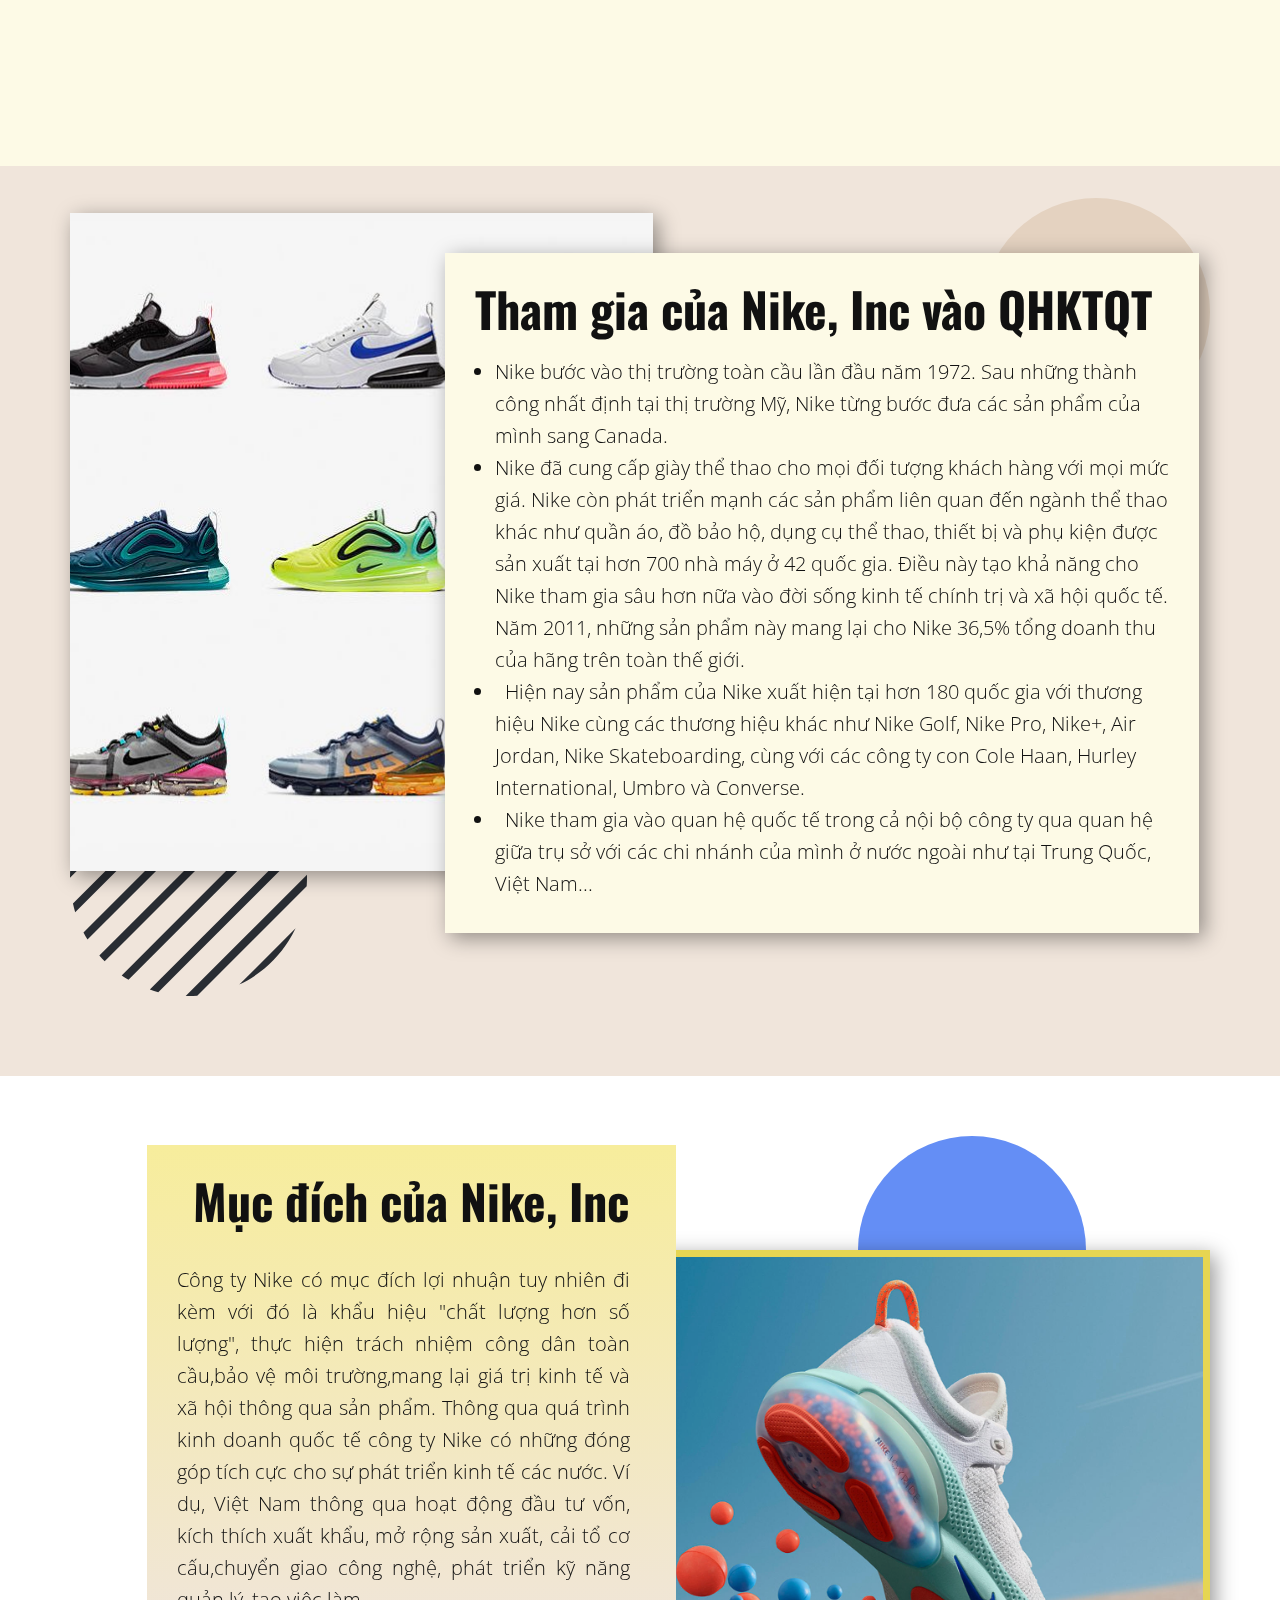
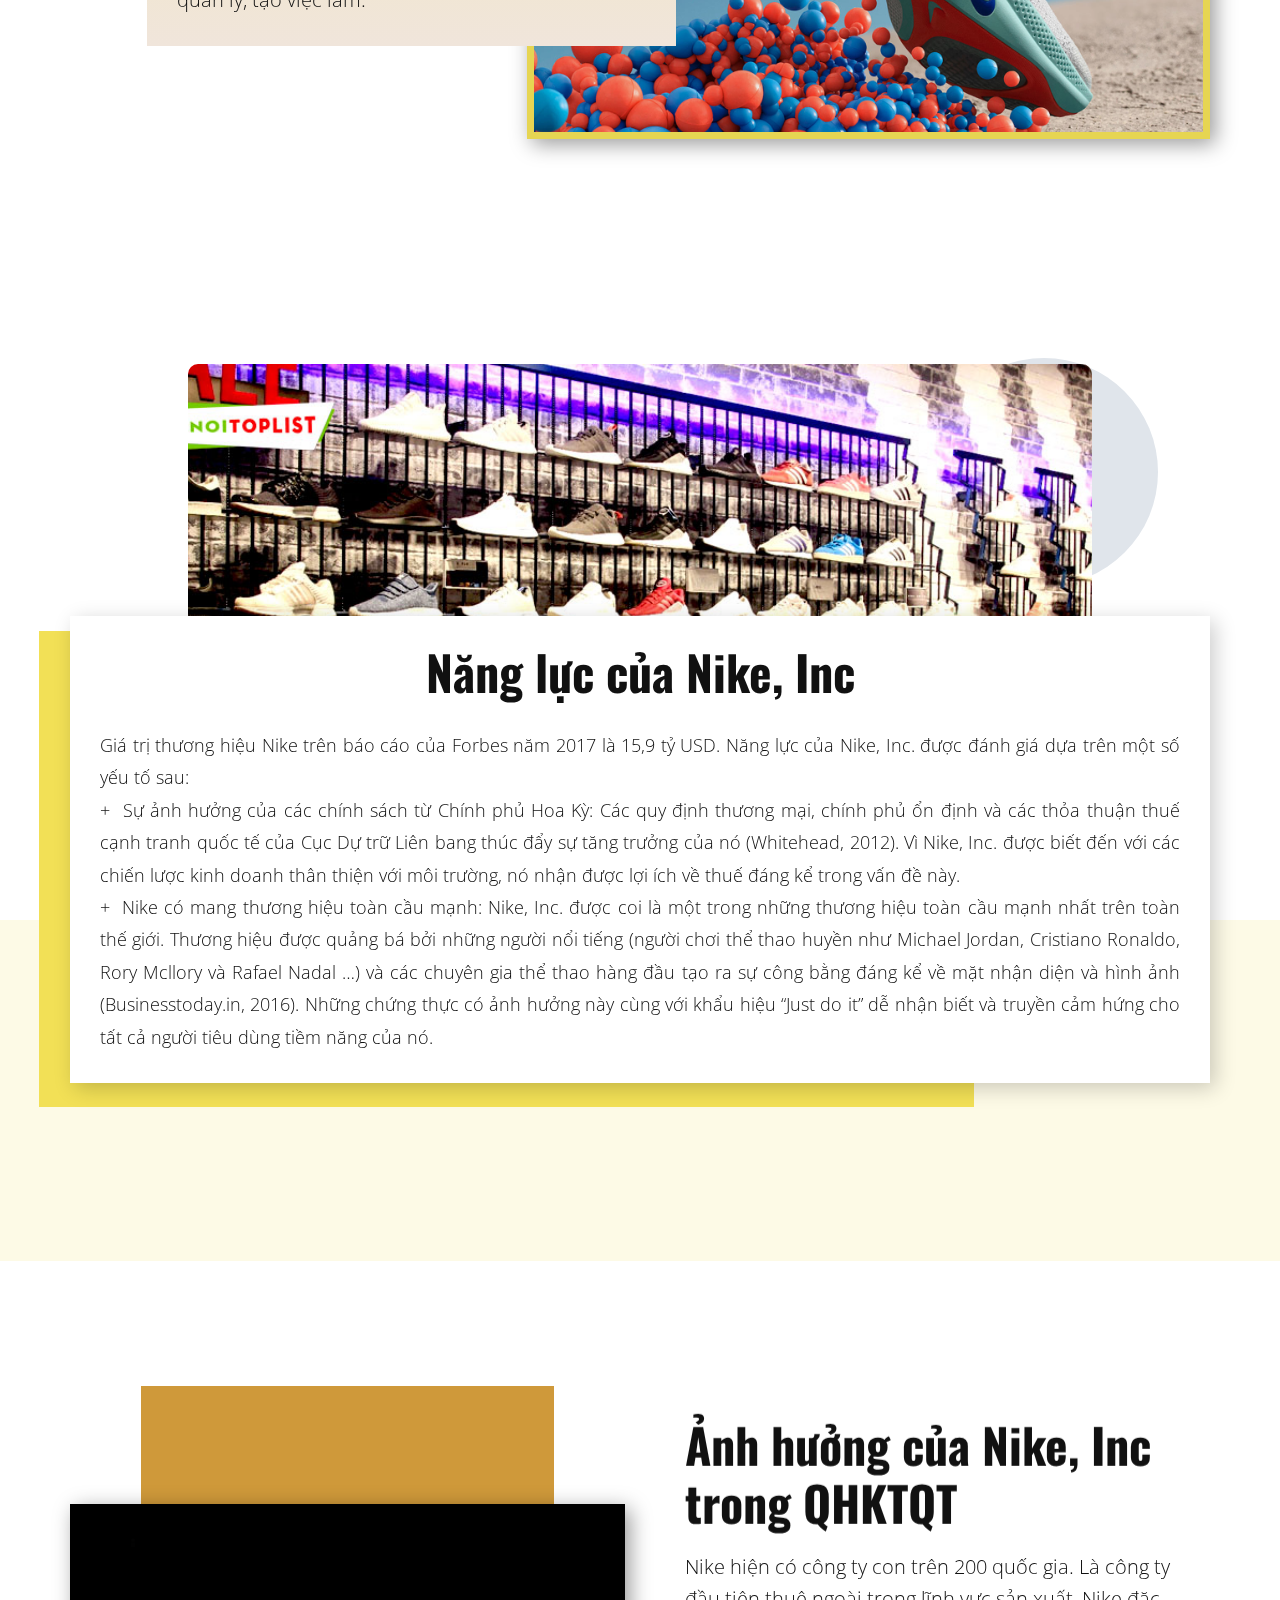
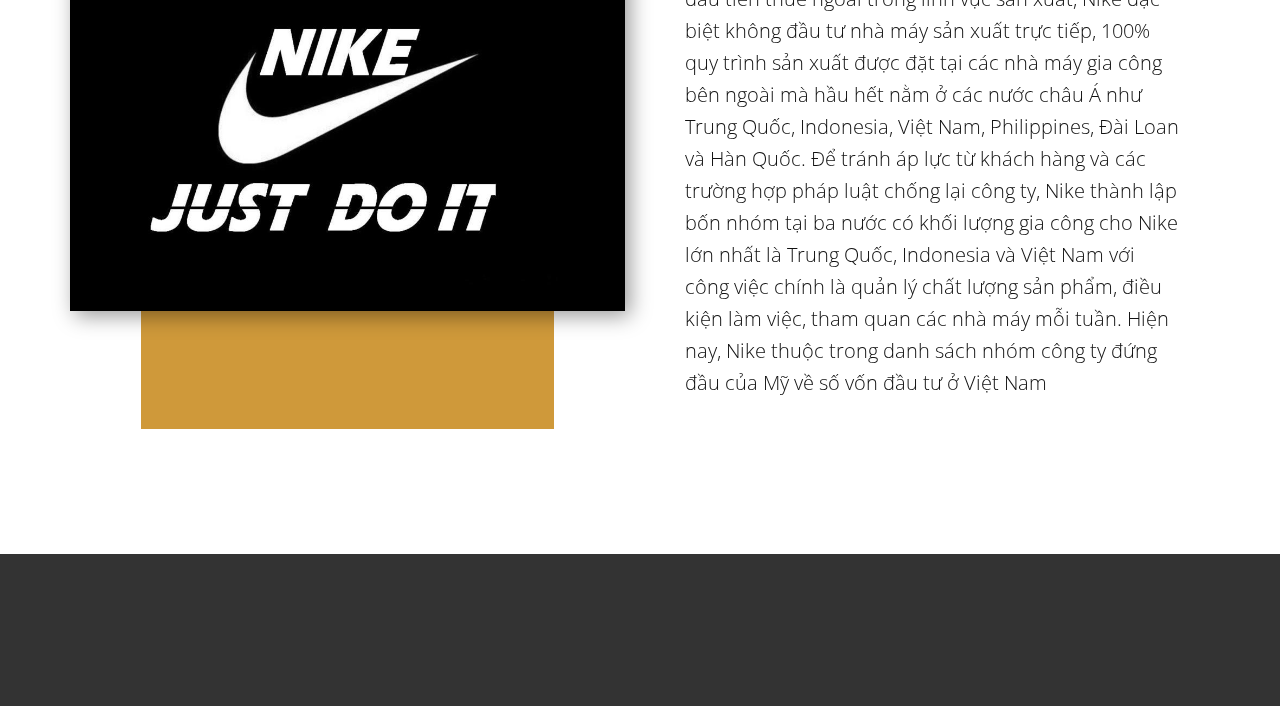
<file: Công-ty-Nike-Inc.html>
<!DOCTYPE html>
<html style="font-size: 16px;">
  <head>
    <meta name="viewport" content="width=device-width, initial-scale=1.0">
    <meta charset="utf-8">
    <meta name="keywords" content="What is a life coach?, LIfe Coaching, Work-life Balance, Motivation, Focus + Results, Support for Improving Specific Skills, 7 Steps for Success">
    <meta name="description" content="">
    <meta name="page_type" content="np-template-header-footer-from-plugin">
    <title>Công ty Nike Inc</title>
    <link rel="stylesheet" href="nicepage.css" media="screen">
<link rel="stylesheet" href="Công-ty-Nike-Inc.css" media="screen">
    <script class="u-script" type="text/javascript" src="jquery.js" defer=""></script>
    <script class="u-script" type="text/javascript" src="nicepage.js" defer=""></script>
    <meta name="generator" content="Nicepage 3.17.2, nicepage.com">
    
    <link id="u-theme-google-font" rel="stylesheet" href="https://fonts.googleapis.com/css?family=Oswald:200,300,400,500,600,700|Open+Sans:300,300i,400,400i,600,600i,700,700i,800,800i">
    <link id="u-page-google-font" rel="stylesheet" href="https://fonts.googleapis.com/css?family=Oswald:200,300,400,500,600,700">
    
    
    
    
    
    
    
    <script type="application/ld+json">{
		"@context": "http://schema.org",
		"@type": "Organization",
		"name": "",
		"logo": "images/logohlu600x600-02.png"
}</script>
    <meta property="og:title" content="Công ty Nike Inc">
    <meta property="og:type" content="website">
    <meta name="theme-color" content="#184ed2">
  </head>
  <body class="u-body"><header class="u-clearfix u-header u-palette-1-light-3 u-sticky u-header" id="sec-1151"><div class="u-clearfix u-sheet u-sheet-1">
        <a href="#" class="u-image u-logo u-image-1" data-image-width="601" data-image-height="601">
          <img src="images/logohlu600x600-02.png" class="u-logo-image u-logo-image-1" data-image-width="37.8462">
        </a>
        <nav class="u-menu u-menu-dropdown u-offcanvas u-menu-1" data-responsive-from="XS">
          <div class="menu-collapse" style="font-size: 1rem; letter-spacing: 0px; font-weight: 500;" wfd-invisible="true">
            <a class="u-button-style u-custom-active-color u-custom-border u-custom-border-color u-custom-hover-color u-custom-left-right-menu-spacing u-custom-padding-bottom u-custom-text-active-color u-custom-text-color u-custom-text-hover-color u-custom-top-bottom-menu-spacing u-nav-link u-text-active-palette-1-base u-text-hover-palette-2-base" href="#">
              <svg><use xmlns:xlink="http://www.w3.org/1999/xlink" xlink:href="#menu-hamburger"></use></svg>
              <svg version="1.1" xmlns="http://www.w3.org/2000/svg" xmlns:xlink="http://www.w3.org/1999/xlink"><defs><symbol id="menu-hamburger" viewBox="0 0 16 16" style="width: 16px; height: 16px;"><rect y="1" width="16" height="2"></rect><rect y="7" width="16" height="2"></rect><rect y="13" width="16" height="2"></rect>
</symbol>
</defs></svg>
            </a>
          </div>
          <div class="u-custom-menu u-nav-container" wfd-invisible="true">
            <ul class="u-nav u-spacing-2 u-unstyled u-nav-1"><li class="u-nav-item"><a class="u-active-grey-5 u-button-style u-hover-grey-10 u-nav-link u-text-active-grey-90 u-text-grey-90 u-text-hover-grey-90" href="TNCs.html" style="padding: 10px 20px;">TNCs</a><div class="u-nav-popup"><ul class="u-h-spacing-20 u-nav u-unstyled u-v-spacing-10 u-nav-2"><li class="u-nav-item"><a class="u-button-style u-nav-link u-white" href="TNCs.html#carousel_3de2" data-page-id="1896912521">TNCs ?</a>
</li><li class="u-nav-item"><a class="u-button-style u-nav-link u-white" href="TNCs.html#carousel_6a96" data-page-id="1896912521">Vai trò</a>
</li><li class="u-nav-item"><a class="u-button-style u-nav-link u-white" href="TNCs.html#carousel_5685" data-page-id="1896912521">Tham gia</a>
</li><li class="u-nav-item"><a class="u-button-style u-nav-link u-white" href="TNCs.html#carousel_a2b5" data-page-id="1896912521">Mục đích</a>
</li><li class="u-nav-item"><a class="u-button-style u-nav-link u-white" href="TNCs.html#sec-454e" data-page-id="1896912521">Năng lực</a>
</li><li class="u-nav-item"><a class="u-button-style u-nav-link u-white" href="TNCs.html#carousel_3b13" data-page-id="1896912521">Ảnh hưởng</a>
</li></ul>
</div>
</li><li class="u-nav-item"><a class="u-active-grey-5 u-button-style u-hover-grey-10 u-nav-link u-text-active-grey-90 u-text-grey-90 u-text-hover-grey-90" href="Công-ty-Nike-Inc.html" style="padding: 10px 20px;">Công ty Nike Inc</a><div class="u-nav-popup"><ul class="u-h-spacing-20 u-nav u-unstyled u-v-spacing-10 u-nav-3"><li class="u-nav-item"><a class="u-button-style u-nav-link u-white" href="Công-ty-Nike-Inc.html#carousel_6a96" data-page-id="188976686">Vai trò</a>
</li><li class="u-nav-item"><a class="u-button-style u-nav-link u-white" href="Công-ty-Nike-Inc.html#carousel_5685" data-page-id="188976686">Tham gia</a>
</li><li class="u-nav-item"><a class="u-button-style u-nav-link u-white" href="Công-ty-Nike-Inc.html#carousel_a2b5" data-page-id="188976686">Mục đích</a>
</li><li class="u-nav-item"><a class="u-button-style u-nav-link u-white" href="Công-ty-Nike-Inc.html#sec-454e" data-page-id="188976686">Năng lực</a>
</li><li class="u-nav-item"><a class="u-button-style u-nav-link u-white" href="Công-ty-Nike-Inc.html#carousel_3b13" data-page-id="188976686">Ảnh hưởng</a>
</li></ul>
</div>
</li><li class="u-nav-item"><a class="u-active-grey-5 u-button-style u-hover-grey-10 u-nav-link u-text-active-grey-90 u-text-grey-90 u-text-hover-grey-90" href="Cảm-ơn.html" style="padding: 10px 20px;">Cảm ơn</a>
</li></ul>
          </div>
          <div class="u-custom-menu u-nav-container-collapse" wfd-invisible="true">
            <div class="u-black u-container-style u-inner-container-layout u-opacity u-opacity-95 u-sidenav">
              <div class="u-sidenav-overflow">
                <div class="u-menu-close"></div>
                <ul class="u-align-center u-nav u-popupmenu-items u-unstyled u-nav-4"><li class="u-nav-item"><a class="u-button-style u-nav-link" href="TNCs.html" style="padding: 10px 20px;">TNCs</a><div class="u-nav-popup"><ul class="u-h-spacing-20 u-nav u-unstyled u-v-spacing-10 u-nav-5"><li class="u-nav-item"><a class="u-button-style u-nav-link" href="TNCs.html#carousel_3de2" data-page-id="1896912521">TNCs ?</a>
</li><li class="u-nav-item"><a class="u-button-style u-nav-link" href="TNCs.html#carousel_6a96" data-page-id="1896912521">Vai trò</a>
</li><li class="u-nav-item"><a class="u-button-style u-nav-link" href="TNCs.html#carousel_5685" data-page-id="1896912521">Tham gia</a>
</li><li class="u-nav-item"><a class="u-button-style u-nav-link" href="TNCs.html#carousel_a2b5" data-page-id="1896912521">Mục đích</a>
</li><li class="u-nav-item"><a class="u-button-style u-nav-link" href="TNCs.html#sec-454e" data-page-id="1896912521">Năng lực</a>
</li><li class="u-nav-item"><a class="u-button-style u-nav-link" href="TNCs.html#carousel_3b13" data-page-id="1896912521">Ảnh hưởng</a>
</li></ul>
</div>
</li><li class="u-nav-item"><a class="u-button-style u-nav-link" href="Công-ty-Nike-Inc.html" style="padding: 10px 20px;">Công ty Nike Inc</a><div class="u-nav-popup"><ul class="u-h-spacing-20 u-nav u-unstyled u-v-spacing-10 u-nav-6"><li class="u-nav-item"><a class="u-button-style u-nav-link" href="Công-ty-Nike-Inc.html#carousel_6a96" data-page-id="188976686">Vai trò</a>
</li><li class="u-nav-item"><a class="u-button-style u-nav-link" href="Công-ty-Nike-Inc.html#carousel_5685" data-page-id="188976686">Tham gia</a>
</li><li class="u-nav-item"><a class="u-button-style u-nav-link" href="Công-ty-Nike-Inc.html#carousel_a2b5" data-page-id="188976686">Mục đích</a>
</li><li class="u-nav-item"><a class="u-button-style u-nav-link" href="Công-ty-Nike-Inc.html#sec-454e" data-page-id="188976686">Năng lực</a>
</li><li class="u-nav-item"><a class="u-button-style u-nav-link" href="Công-ty-Nike-Inc.html#carousel_3b13" data-page-id="188976686">Ảnh hưởng</a>
</li></ul>
</div>
</li><li class="u-nav-item"><a class="u-button-style u-nav-link" href="Cảm-ơn.html" style="padding: 10px 20px;">Cảm ơn</a>
</li></ul>
              </div>
            </div>
            <div class="u-black u-menu-overlay u-opacity u-opacity-70" wfd-invisible="true"></div>
          </div>
        </nav>
      </div></header> 
    <section class="u-align-center u-clearfix u-palette-3-light-3 u-section-1" id="sec-8224">
      <div class="u-expanded-height-lg u-expanded-height-md u-expanded-width-sm u-expanded-width-xs u-palette-3-base u-shape u-shape-rectangle u-shape-1"></div>
      <div class="u-clearfix u-gutter-0 u-layout-wrap u-layout-wrap-1">
        <div class="u-layout" style="">
          <div class="u-layout-row" style="">
            <div class="u-align-left u-container-style u-effect-hover-zoom u-layout-cell u-left-cell u-size-30 u-size-xs-60 u-layout-cell-1" src="" data-image-width="600" data-image-height="400" data-animation-name="zoomIn" data-animation-duration="1000" data-animation-delay="0" data-animation-direction="" data-href="Công-ty-Nike-Inc.html#carousel_6a96" data-page-id="188976686">
              <div class="u-background-effect u-expanded">
                <div class="u-background-effect-image u-expanded u-image u-image-1" data-image-width="600" data-image-height="315"></div>
              </div>
              <div class="u-container-layout u-valign-bottom u-container-layout-1" src=""></div>
            </div>
            <div class="u-align-center u-container-style u-layout-cell u-right-cell u-size-30 u-size-xs-60 u-layout-cell-2">
              <div class="u-container-layout u-container-layout-2">
                <h2 class="u-text u-text-1" data-animation-name="lightSpeedIn" data-animation-duration="1000" data-animation-delay="0" data-animation-direction="">CÔNG TY NIKE INC</h2>
              </div>
            </div>
          </div>
        </div>
      </div>
    </section>
    <section class="u-clearfix u-palette-3-light-3 u-section-2" id="carousel_6a96">
      <div class="u-clearfix u-sheet u-sheet-1">
        <h1 class="u-text u-text-1" data-animation-name="flipIn" data-animation-duration="1000" data-animation-delay="0" data-animation-direction="X"><b>Thực tế vai trò chủ thể QHKTQT của công ty Nike,
Inc</b>
          <br>
        </h1>
        <div class="u-palette-4-base u-shape u-shape-rectangle u-shape-1"></div>
        <div class="u-expanded-width u-list u-list-1">
          <div class="u-repeater u-repeater-1">
            <div class="u-align-center u-border-16 u-border-palette-3-light-1 u-container-style u-list-item u-repeater-item u-list-item-1" data-animation-name="zoomIn" data-animation-duration="1000" data-animation-delay="0" data-animation-direction="" data-href="Công-ty-Nike-Inc.html#carousel_5685" data-page-id="188976686">
              <div class="u-container-layout u-similar-container u-container-layout-1"><span class="u-border-2 u-border-palette-3-light-1 u-icon u-icon-circle u-spacing-10 u-text-palette-3-light-1 u-icon-1"><svg class="u-svg-link" preserveAspectRatio="xMidYMin slice" viewBox="0 0 511.999 511.999" style=""><use xmlns:xlink="http://www.w3.org/1999/xlink" xlink:href="#svg-89bc"></use></svg><svg class="u-svg-content" viewBox="0 0 511.999 511.999" x="0px" y="0px" id="svg-89bc" style="enable-background:new 0 0 511.999 511.999;"><g><g><path d="M438.09,273.32h-39.596c4.036,11.05,6.241,22.975,6.241,35.404v149.65c0,5.182-0.902,10.156-2.543,14.782h65.461    c24.453,0,44.346-19.894,44.346-44.346v-81.581C512,306.476,478.844,273.32,438.09,273.32z"></path>
</g>
</g><g><g><path d="M107.265,308.725c0-12.43,2.205-24.354,6.241-35.404H73.91c-40.754,0-73.91,33.156-73.91,73.91v81.581    c0,24.452,19.893,44.346,44.346,44.346h65.462c-1.641-4.628-2.543-9.601-2.543-14.783V308.725z"></path>
</g>
</g><g><g><path d="M301.261,234.815h-90.522c-40.754,0-73.91,33.156-73.91,73.91v149.65c0,8.163,6.618,14.782,14.782,14.782h208.778    c8.164,0,14.782-6.618,14.782-14.782v-149.65C375.171,267.971,342.015,234.815,301.261,234.815z"></path>
</g>
</g><g><g><path d="M256,38.84c-49.012,0-88.886,39.874-88.886,88.887c0,33.245,18.349,62.28,45.447,77.524    c12.853,7.23,27.671,11.362,43.439,11.362c15.768,0,30.586-4.132,43.439-11.362c27.099-15.244,45.447-44.28,45.447-77.524    C344.886,78.715,305.012,38.84,256,38.84z"></path>
</g>
</g><g><g><path d="M99.918,121.689c-36.655,0-66.475,29.82-66.475,66.475c0,36.655,29.82,66.475,66.475,66.475    c9.298,0,18.152-1.926,26.195-5.388c13.906-5.987,25.372-16.585,32.467-29.86c4.98-9.317,7.813-19.946,7.813-31.227    C166.393,151.51,136.573,121.689,99.918,121.689z"></path>
</g>
</g><g><g><path d="M412.082,121.689c-36.655,0-66.475,29.82-66.475,66.475c0,11.282,2.833,21.911,7.813,31.227    c7.095,13.276,18.561,23.874,32.467,29.86c8.043,3.462,16.897,5.388,26.195,5.388c36.655,0,66.475-29.82,66.475-66.475    C478.557,151.509,448.737,121.689,412.082,121.689z"></path>
</g>
</g></svg></span>
                <p class="u-text u-text-2" data-animation-name="flipIn" data-animation-duration="1000" data-animation-delay="0" data-animation-direction="X"><b>Tham gia</b>
                </p>
              </div>
            </div>
            <div class="u-align-center u-border-16 u-border-palette-3-light-1 u-container-style u-list-item u-repeater-item u-list-item-2" data-animation-name="zoomIn" data-animation-duration="1000" data-animation-delay="0" data-animation-direction="">
              <div class="u-container-layout u-similar-container u-container-layout-2"><span class="u-border-palette-3-light-1 u-icon u-icon-circle u-spacing-10 u-text-palette-3-light-1 u-icon-2"><svg class="u-svg-link" preserveAspectRatio="xMidYMin slice" viewBox="0 0 512 512" style=""><use xmlns:xlink="http://www.w3.org/1999/xlink" xlink:href="#svg-e1e4"></use></svg><svg class="u-svg-content" viewBox="0 0 512 512" id="svg-e1e4"><path d="m361.964 271v-30h29.205c-6.948-63.03-57.139-113.221-120.169-120.169v29.205h-30v-29.205c-63.031 6.948-113.221 57.139-120.169 120.169h29.205v30h-29.205c6.948 63.03 57.138 113.221 120.169 120.169v-29.205h30v29.205c63.03-6.948 113.221-57.139 120.169-120.169zm-105.964 61c-41.907 0-76-34.094-76-76s34.093-76 76-76c41.906 0 76 34.094 76 76s-34.094 76-76 76z"></path><circle cx="256" cy="256" r="46"></circle><path d="m437.02 74.98c-48.353-48.351-112.64-74.98-181.02-74.98s-132.667 26.629-181.02 74.98c-48.351 48.353-74.98 112.64-74.98 181.02s26.629 132.667 74.98 181.02c48.353 48.351 112.64 74.98 181.02 74.98s132.667-26.629 181.02-74.98c48.351-48.353 74.98-112.64 74.98-181.02s-26.629-132.667-74.98-181.02zm-166.02 377.056h-30v-30.721c-79.587-7.163-143.152-70.729-150.315-150.315h-30.721v-30h30.721c7.163-79.586 70.728-143.152 150.315-150.315v-30.721h30v30.721c79.586 7.163 143.152 70.729 150.315 150.315h30.721v30h-30.721c-7.163 79.586-70.729 143.152-150.315 150.315z"></path></svg></span>
                <p class="u-text u-text-3" data-animation-name="flipIn" data-animation-duration="1000" data-animation-delay="0" data-animation-direction="X"><b>Mục đích</b>
                </p>
              </div>
            </div>
            <div class="u-align-center u-border-16 u-border-palette-3-light-1 u-container-style u-list-item u-repeater-item u-list-item-3" data-animation-name="zoomIn" data-animation-duration="1000" data-animation-delay="0" data-animation-direction="">
              <div class="u-container-layout u-similar-container u-container-layout-3"><span class="u-border-palette-3-light-1 u-icon u-icon-circle u-spacing-10 u-text-palette-3-light-1 u-icon-3"><svg class="u-svg-link" preserveAspectRatio="xMidYMin slice" viewBox="0 0 512 512" style=""><use xmlns:xlink="http://www.w3.org/1999/xlink" xlink:href="#svg-06d5"></use></svg><svg class="u-svg-content" viewBox="0 0 512 512" id="svg-06d5"><g><g><path d="m232.766 7.5v107.077c78.106 0 141.423 63.317 141.423 141.423h107.077c0-137.243-111.257-248.5-248.5-248.5z" fill="#f6e266"></path>
</g><g><path d="m422.677 200.946c0 18.894-2.041 37.309-5.881 55.054h64.471c0-83.705-41.388-157.742-104.814-202.769 29.132 41.906 46.224 92.81 46.224 147.715z" fill="#f1d333"></path>
</g><g><path d="m332.767 356.001c-25.592 25.593-60.948 41.422-100.001 41.422s-74.408-15.829-100.001-41.422l-75.715 75.715c44.97 44.97 107.095 72.784 175.716 72.784s130.746-27.814 175.716-72.784z" fill="#c8ea73"></path>
</g><g><path d="m163.57 460.053c-33.875 0-66.228-6.51-95.887-18.332 43.895 39.046 101.713 62.779 165.083 62.779 68.621 0 130.746-27.814 175.716-72.784l-54.773-54.773c-47.328 51.106-114.991 83.11-190.139 83.11z" fill="#b7e445"></path>
</g><g><path d="m374.189 256c0 39.053-15.829 74.408-41.422 100.001l42.858 42.858c36.561-36.561 59.174-87.069 59.174-142.859z" fill="#dd5790"></path>
</g><g><path d="m416.796 256c-9.971 46.074-32.189 87.579-63.086 120.943l21.916 21.916c36.561-36.561 59.174-87.069 59.174-142.859z" fill="#da387d"></path>
</g><g><path d="m91.343 256c0-78.106 63.317-141.423 141.423-141.423v-60.61c-111.579 0-202.032 90.453-202.032 202.033 0 55.79 22.613 106.298 59.174 142.859l42.858-42.858c-25.593-25.593-41.423-60.948-41.423-100.001z" fill="#9dc6fb"></path>
</g><g><g><circle cx="232.766" cy="208.522" fill="#f1d0a5" r="40.407"></circle>
</g><g><path d="m252.864 173.474c3.403 5.921 5.358 12.779 5.358 20.098 0 22.316-18.091 40.407-40.406 40.407-7.319 0-14.177-1.956-20.098-5.358 6.972 12.132 20.051 20.309 35.048 20.309 22.316 0 40.406-18.091 40.406-40.407.001-14.998-8.176-28.076-20.308-35.049z" fill="#f1b986"></path>
</g><g><g><path d="m158.014 289.335v34.346h149.504v-34.346c0-22.316-18.091-40.406-40.406-40.406h-68.691c-22.316 0-40.407 18.09-40.407 40.406z" fill="#e49542"></path>
</g><g><path d="m267.112 248.929h-24.244c22.316 0 40.406 18.091 40.406 40.406v34.346h24.244v-34.346c0-22.315-18.09-40.406-40.406-40.406z" fill="#e28424"></path>
</g>
</g>
</g><g><path d="m450.864 121.895c-2.174-3.527-6.795-4.623-10.32-2.449-3.526 2.174-4.623 6.795-2.449 10.32 22.032 35.739 34.259 76.64 35.559 118.734h-92.151c-3.797-76.156-65.077-137.436-141.233-141.233v-92.152c69.109 2.129 133.654 33.596 178.039 87.075 2.646 3.187 7.375 3.627 10.561.981 3.188-2.646 3.627-7.374.982-10.562-48.847-58.854-120.68-92.609-197.082-92.609-4.142 0-7.5 3.357-7.5 7.5v39.109c-44.972 1.554-87.222 17.073-122.609 45.137-36.231 28.733-62.267 69.139-73.311 113.773-.995 4.021 1.458 8.087 5.479 9.082.604.149 1.21.222 1.807.222 3.368 0 6.429-2.284 7.274-5.7 20.91-84.503 94.872-144.227 181.36-147.504v45.646c-78.647 3.919-141.427 69.132-141.427 148.735 0 37.269 13.599 72.448 38.448 99.872l-32.271 32.271c-33.447-36.065-51.79-82.693-51.79-132.143 0-4.598.159-9.174.472-13.601.292-4.133-2.821-7.719-6.953-8.011-4.137-.302-7.718 2.82-8.01 6.953-.337 4.777-.509 9.709-.509 14.658 0 53.457 19.9 103.852 56.176 142.756l-27.66 27.66c-2.929 2.93-2.929 7.678 0 10.607 48.35 48.351 112.638 74.978 181.024 74.978 68.379 0 132.664-26.627 181.013-74.977 2.929-2.93 2.929-7.678 0-10.606l-27.657-27.661c34.572-37.076 54.255-84.595 56.026-135.256h39.118c4.142 0 7.5-3.357 7.5-7.5 0-47.507-13.107-93.88-37.906-134.105zm-218.094 375.105c-61.872 0-120.183-23.154-165.033-65.36l65.168-65.168c22.681 20.482 51.411 33.662 81.689 37.344 4.12.502 7.851-2.428 8.351-6.54s-2.428-7.851-6.54-8.351c-29.441-3.579-57.26-17.155-78.332-38.229-.016-.016-.033-.029-.049-.045-25.266-25.289-39.181-58.901-39.181-94.651 0-73.831 60.054-133.899 133.88-133.922.016 0 .031.002.047.002 73.839 0 133.911 60.068 133.92 133.905 0 .005-.001.01-.001.015 0 35.772-13.931 69.403-39.225 94.697-.005.005-.009.011-.015.016-20.967 20.95-48.624 34.503-77.881 38.165-4.11.515-7.025 4.264-6.51 8.374.514 4.11 4.259 7.016 8.374 6.511 30.083-3.766 58.641-16.926 81.202-37.292l65.16 65.168c-44.851 42.207-103.158 65.361-165.024 65.361zm142.744-108.858-32.27-32.274c23.174-25.576 36.561-57.898 38.259-92.369h45.639c-1.756 46.656-19.88 90.411-51.628 124.643z"></path><path d="m307.518 331.181c4.142 0 7.5-3.357 7.5-7.5v-34.346c0-26.278-21.268-47.672-47.494-47.896 8.14-8.591 13.149-20.176 13.149-32.917 0-26.416-21.491-47.906-47.907-47.906s-47.906 21.49-47.906 47.906c0 12.741 5.009 24.326 13.149 32.917-26.226.223-47.494 21.618-47.494 47.896v34.346c0 4.143 3.358 7.5 7.5 7.5zm-74.752-155.565c18.145 0 32.907 14.762 32.907 32.906s-14.762 32.906-32.907 32.906-32.906-14.762-32.906-32.906 14.762-32.906 32.906-32.906zm-67.252 113.719c0-18.145 14.762-32.906 32.907-32.906h68.691c18.145 0 32.906 14.762 32.906 32.906v26.846h-27.427v-12.703c0-4.143-3.358-7.5-7.5-7.5s-7.5 3.357-7.5 7.5v12.703h-49.65v-12.703c0-4.143-3.358-7.5-7.5-7.5s-7.5 3.357-7.5 7.5v12.703h-27.427z"></path>
</g>
</g></svg></span>
                <p class="u-text u-text-4" data-animation-name="flipIn" data-animation-duration="1000" data-animation-delay="0" data-animation-direction="X"><b>Năng lực</b>
                </p>
              </div>
            </div>
            <div class="u-align-center u-border-16 u-border-palette-3-light-1 u-container-style u-list-item u-repeater-item u-list-item-4" data-animation-name="zoomIn" data-animation-duration="1000" data-animation-delay="0" data-animation-direction="">
              <div class="u-container-layout u-similar-container u-container-layout-4"><span class="u-border-palette-3-light-1 u-icon u-icon-circle u-spacing-10 u-text-palette-3-light-1 u-icon-4"><svg class="u-svg-link" preserveAspectRatio="xMidYMin slice" viewBox="0 0 504.622 504.622" style=""><use xmlns:xlink="http://www.w3.org/1999/xlink" xlink:href="#svg-ea45"></use></svg><svg class="u-svg-content" viewBox="0 0 504.622 504.622" id="svg-ea45"><g><path d="m497.337 171.829-27.94-27.99c-2.927-2.931-7.676-2.936-10.606-.009-2.932 2.926-2.936 7.675-.009 10.607l27.937 27.986c3.887 3.898 3.885 10.239 0 14.13l-17.102 17.091c-3.896 3.896-10.234 3.897-14.131.002l-107.986-107.995c-3.899-4.71-3.898-9.42.003-14.13l17.186-17.187c3.904-3.897 10.25-3.898 14.143.001l56.859 56.97c2.927 2.932 7.676 2.936 10.606.01 2.932-2.926 2.937-7.675.011-10.607l-56.861-56.971c-9.737-9.751-25.598-9.761-35.36-.014l-17.189 17.19c-7.287 8.432-9.134 17.419-5.54 26.961-5.749 5.744-11.721 11.316-17.262 17.259-8.726 8.194-13.366 10.232-23.161 10.235-10.505-.389-22.058 4.922-34.362 15.808-8.336-8.192-22.979-16.36-35.254-16.36-8.966 0-17.336-4.447-23.578-10.69l-15.671-15.672 5.404-5.404c2.929-2.929 2.929-7.677.001-10.606l-41.94-41.95c-2.928-2.929-7.678-2.93-10.607 0l-25.7 25.7c-2.929 2.929-2.929 7.678 0 10.606 2.929 2.929 7.678 2.929 10.606 0l20.396-20.396 31.334 31.342-122.115 122.117-31.342-31.335 78.616-78.616c2.929-2.929 2.929-7.678 0-10.606-2.929-2.929-7.678-2.929-10.606 0l-83.92 83.92c-2.929 3.536-2.929 7.071 0 10.607l41.95 41.94c3.535 2.929 7.071 2.928 10.606 0l5.403-5.403 15.663 15.663c.003.003.005.006.007.008 9.798 10.023 10.188 14.806 10.815 24.18.163 12.892 7.853 26.289 16.635 35.072l15.339 15.338s-26.819 26.834-26.967 27.013c-11.733 14.154-11.561 29.809.46 41.879 6.948 6.977 14.881 10.04 23.096 9.181-.923 17.248 14.542 32.566 31.83 31.325-1.767 24.731 28.197 41.528 48.479 25.445 6.11 22.148 34.077 29.807 50.313 13.57l10.601-10.601 10.726 10.726c19.029 19.027 52.654 3.408 51.08-23.131 17.773 1.051 32.856-14.024 31.802-31.802 17.595 1.041 32.862-14.022 31.786-31.818 26.762 1.619 42.364-31.845 23.148-51.063l-10.726-10.726 13.603-13.604c8.981-8.98 15.361-21.825 17.499-35.213 1.871-11.446 3.562-17.647 10.953-25.039l16.979-16.987c9.535 3.586 18.517 1.742 26.946-5.531l17.106-17.096c9.719-9.738 9.725-25.585.008-35.33zm-325.873-52.765 10.307 10.308-100.64 100.759-10.367-10.367zm63.754 339.372c-7.085 5.961-14.08 6.032-20.986.216-6.282-6.805-6.25-13.908.082-21.703l13.106-13.106c1.312 4.862 3.864 9.457 7.673 13.266l10.726 10.726zm63.726-.121c-6.146 4.672-14.889 6.542-21.185.247l-32.059-32.059c-13.189-13.19 7.39-35 21.195-21.196l32.059 32.059c5.773 5.772 5.773 15.165-.01 20.949zm10.617-31.556-32.059-32.059c-13.192-13.191 7.393-34.999 21.194-21.195l32.059 32.059c12.565 12.788-7.102 34.788-21.194 21.195zm53.003-32.063c-6.295 5.42-14.764 6.699-21.201.261l-32.059-32.059c-13.362-13.36 7.841-34.548 21.194-21.195l32.06 32.059c5.205 5.368 5.256 15.684.006 20.934zm31.796-31.797c-6.305 5.423-14.757 6.694-21.194.256l-32.06-32.059c-.002-.002-.004-.004-.006-.006-5.767-5.774-5.765-15.162 0-20.927 6.144-4.683 14.899-6.565 21.201-.262l32.059 32.059c5.773 5.773 5.773 15.166 0 20.939zm31.328-126.733c-10.761 10.761-13.146 20.981-15.152 33.25-1.631 10.211-6.602 20.304-13.298 27l-13.604 13.604-10.725-10.725c-18.738-18.737-52.646-3.017-51.064 23.148-17.437-1.055-32.847 14.416-31.819 31.785-17.782-1.051-32.862 14.036-31.801 31.818-14.285-.855-27.623 8.9-31.012 22.955-2.659-.977-5.759-.406-7.893 1.729l-31.802 31.807c-6.953 5.772-13.938 5.85-20.954.234-6.153-7.596-6.127-14.129.058-21.733l31.503-31.503c2.929-2.929 2.929-7.678 0-10.606-2.929-2.929-7.678-2.929-10.606 0l-31.486 31.486c-7.519 6.14-13.989 6.242-21.478.286-5.947-7.489-5.848-13.96.281-21.48l31.55-31.55c2.929-2.929 2.929-7.678 0-10.606-2.929-2.929-7.678-2.929-10.606 0l-31.583 31.583c-10.624 8.668-17.049 4.721-21.461.29-2.352-2.361-9.472-9.512.249-21.463l56.181-56.181c2.929-2.929 2.929-7.678 0-10.606-2.929-2.929-7.678-2.929-10.606 0l-19.337 19.337-15.338-15.338c-21.313-22.667-2.813-32.917-22.373-53.612l101.271-101.38c12.601 9.669 24.627 10.242 28.565 10.125 7.836.01 19.015 6.348 24.91 12.244l63.77 63.77c8.381 10.119 8.38 20.238-.003 30.356-8.213 8.219-22.11 8.214-30.341-.002l-58.912-58.913c-2.929-2.929-7.678-2.929-10.606 0-2.929 2.929-2.929 7.678 0 10.606l10.599 10.599-43.587 43.587c-2.929 2.929-2.929 7.678 0 10.606 2.929 2.929 7.678 2.929 10.606 0l43.586-43.587 37.712 37.712c14.23 14.206 37.357 14.202 51.551-.005 14.068-14.065 14.067-37.501.001-51.567l-53.418-53.418c8.874-7.685 16.975-11.72 23.242-11.444.148.005.298.006.445.007 13.876 0 22.112-3.57 33.819-14.639 5.42-5.112 10.543-10.563 15.818-15.826l100.696 100.705z"></path><path d="m218.044 69.788 28.992 28.941c3.533 2.923 7.065 2.923 10.598 0l28.952-28.902c3.778-3.675 7.497-10.624 7.325-17.929 0 0 0 0 0-.001-.331-14.021-11.392-25.005-25.181-25.005-6.174 0-11.936 2.214-16.396 6.042-4.461-3.829-10.222-6.042-16.396-6.042-13.192 0-24.007 10.562-25.157 24.569-.586 7.148 3.271 14.054 7.076 18.134.062.066.124.13.187.193zm17.896-27.896c4.171 0 7.877 2.501 9.442 6.372 4.636 6.251 9.271 6.251 13.906 0 1.564-3.871 5.271-6.371 9.442-6.371 8.748 0 13.516 11.061 7.298 17.28l-23.693 23.652-23.585-23.545c-5.321-5.835-1.766-17.388 7.19-17.388z"></path>
</g></svg></span>
                <p class="u-text u-text-5" data-animation-name="flipIn" data-animation-duration="1000" data-animation-delay="0" data-animation-direction="X"><b>Ảnh hưởng trong quan hệ kinh tế quốc tế</b>
                </p>
              </div>
            </div>
          </div>
        </div>
      </div>
    </section>
    <section class="u-align-center-lg u-align-center-md u-align-center-sm u-align-center-xs u-clearfix u-palette-2-light-2 u-section-3" id="carousel_5685">
      <div class="u-clearfix u-sheet u-sheet-1">
        <div class="u-shape u-shape-svg u-text-palette-5-dark-3 u-shape-1">
          <svg class="u-svg-link" preserveAspectRatio="none" viewBox="0 0 160 160" style=""><use xmlns:xlink="http://www.w3.org/1999/xlink" xlink:href="#svg-db78"></use></svg>
          <svg xmlns="http://www.w3.org/2000/svg" xmlns:xlink="http://www.w3.org/1999/xlink" version="1.1" xml:space="preserve" class="u-svg-content" viewBox="0 0 160 160" x="0px" y="0px" id="svg-db78"><path d="M114.3,152.3l38-38C144.4,130.9,130.9,144.4,114.3,152.3z M117.1,9.1l-108,108c0.8,1.6,1.7,3.2,2.7,4.8l110-110
	C120.3,10.9,118.7,10,117.1,9.1z M97.5,2L2,97.5c0.4,2,1,4,1.5,5.9l99.9-99.9C101.5,2.9,99.5,2.4,97.5,2z M80,160c2,0,4-0.1,5.9-0.2
	l73.9-73.9c0.1-2,0.2-3.9,0.2-5.9c0-0.6,0-1.2,0-1.9L78.1,160C78.8,160,79.4,160,80,160z M34.9,146.1c1.5,1,3,2,4.6,2.9L149,39.5
	c-0.9-1.6-1.9-3.1-2.9-4.6L34.9,146.1z M132.7,19.8L19.8,132.7c1.2,1.3,2.3,2.6,3.6,3.9L136.6,23.4C135.3,22.2,134,21,132.7,19.8z
	 M59.6,157.4l97.8-97.8c-0.5-1.9-1.1-3.8-1.7-5.7L53.9,155.6C55.8,156.3,57.7,156.9,59.6,157.4z M7.6,45.9L45.9,7.6
	C29.1,15.5,15.5,29.1,7.6,45.9z M80,0c-2.6,0-5.1,0.1-7.6,0.4l-72,72C0.1,74.9,0,77.4,0,80c0,0.1,0,0.2,0,0.2L80.2,0
	C80.2,0,80.1,0,80,0z"></path></svg>
        </div>
        <img class="u-image u-image-1" src="images/nike-flash-sale-2.jpg" data-image-width="1000" data-image-height="660" data-animation-name="fadeIn" data-animation-duration="1000" data-animation-delay="0" data-animation-direction="" data-href="Công-ty-Nike-Inc.html#carousel_a2b5" data-page-id="188976686">
        <div class="u-palette-2-base u-shape u-shape-circle u-shape-2"></div>
        <div class="u-align-left u-container-style u-group u-palette-3-light-3 u-group-1">
          <div class="u-container-layout u-valign-top u-container-layout-1">
            <h1 class="u-text u-text-1"><b>Tham gia của Nike, Inc vào QHKTQT</b>
              <br>
            </h1>
            <ul class="u-text u-text-2" data-animation-name="lightSpeedIn" data-animation-duration="1000" data-animation-delay="0" data-animation-direction="">
              <li>Nike bước vào thị trường toàn cầu lần đầu năm 1972. Sau
những thành công nhất định tại thị trường Mỹ, Nike từng bước đưa các sản phẩm
của mình sang Canada.&nbsp;</li>
              <li>Nike đã cung cấp giày thể thao cho mọi đối tượng khách
hàng với mọi mức giá. Nike còn phát triển mạnh các sản phẩm liên quan đến ngành
thể thao khác như quần áo, đồ bảo hộ, dụng cụ thể thao, thiết bị và phụ kiện được sản xuất
tại hơn 700 nhà máy ở 42 quốc gia. Điều này tạo khả năng cho Nike tham gia sâu
hơn nữa vào đời sống kinh tế chính trị và xã hội quốc tế. Năm 2011, những sản
phẩm này mang lại cho Nike 36,5% tổng doanh thu của hãng trên toàn thế giới.&nbsp;</li>
              <li>&nbsp;
Hiện nay sản phẩm của Nike xuất hiện tại hơn 180 quốc
gia với thương hiệu Nike cùng các thương hiệu khác như Nike Golf, Nike Pro,
Nike+, Air Jordan, Nike Skateboarding, cùng với các công ty con Cole Haan,
Hurley International, Umbro và Converse.&nbsp;</li>
              <li>&nbsp;
Nike tham gia vào quan hệ quốc tế trong cả nội bộ công
ty qua quan hệ giữa trụ sở với các chi nhánh của mình ở nước ngoài như tại
Trung Quốc, Việt Nam...&nbsp;<br>
              </li>
            </ul>
          </div>
        </div>
      </div>
    </section>
    <section class="u-clearfix u-section-4" id="carousel_a2b5">
      <div class="u-clearfix u-sheet u-sheet-1">
        <div class="u-shape u-shape-svg u-text-black u-shape-1">
          <svg class="u-svg-link" preserveAspectRatio="none" viewBox="0 0 160 160" style=""><use xmlns:xlink="http://www.w3.org/1999/xlink" xlink:href="#svg-db78"></use></svg>
          <svg xmlns="http://www.w3.org/2000/svg" xmlns:xlink="http://www.w3.org/1999/xlink" version="1.1" xml:space="preserve" class="u-svg-content" viewBox="0 0 160 160" x="0px" y="0px" id="svg-db78"><path d="M114.3,152.3l38-38C144.4,130.9,130.9,144.4,114.3,152.3z M117.1,9.1l-108,108c0.8,1.6,1.7,3.2,2.7,4.8l110-110
	C120.3,10.9,118.7,10,117.1,9.1z M97.5,2L2,97.5c0.4,2,1,4,1.5,5.9l99.9-99.9C101.5,2.9,99.5,2.4,97.5,2z M80,160c2,0,4-0.1,5.9-0.2
	l73.9-73.9c0.1-2,0.2-3.9,0.2-5.9c0-0.6,0-1.2,0-1.9L78.1,160C78.8,160,79.4,160,80,160z M34.9,146.1c1.5,1,3,2,4.6,2.9L149,39.5
	c-0.9-1.6-1.9-3.1-2.9-4.6L34.9,146.1z M132.7,19.8L19.8,132.7c1.2,1.3,2.3,2.6,3.6,3.9L136.6,23.4C135.3,22.2,134,21,132.7,19.8z
	 M59.6,157.4l97.8-97.8c-0.5-1.9-1.1-3.8-1.7-5.7L53.9,155.6C55.8,156.3,57.7,156.9,59.6,157.4z M7.6,45.9L45.9,7.6
	C29.1,15.5,15.5,29.1,7.6,45.9z M80,0c-2.6,0-5.1,0.1-7.6,0.4l-72,72C0.1,74.9,0,77.4,0,80c0,0.1,0,0.2,0,0.2L80.2,0
	C80.2,0,80.1,0,80,0z"></path></svg>
        </div>
        <div class="u-palette-1-light-1 u-shape u-shape-circle u-shape-2"></div>
        <img class="u-border-7 u-border-palette-3-light-1 u-image u-image-1" src="images/iU0Wpij.jpg" data-image-width="1600" data-image-height="1143" data-animation-name="flipIn" data-animation-duration="1000" data-animation-delay="0" data-animation-direction="X" data-href="Công-ty-Nike-Inc.html#sec-454e" data-page-id="188976686">
        <div class="u-container-style u-gradient u-group u-group-1" data-animation-name="zoomIn" data-animation-duration="1000" data-animation-delay="0" data-animation-direction="">
          <div class="u-container-layout u-valign-top u-container-layout-1">
            <h1 class="u-align-left u-text u-text-1"><b>Mục đích của Nike, Inc</b>
              <br>
            </h1>
            <p class="u-align-justify u-text u-text-2">Công ty Nike có mục đích lợi nhuận tuy nhiên đi kèm với đó là
khẩu hiệu "chất lượng hơn số lượng", thực hiện trách nhiệm công dân
toàn cầu,bảo vệ môi trường,mang lại giá trị kinh tế và xã hội thông qua sản
phẩm. Thông qua quá trình kinh doanh quốc tế công ty Nike có những đóng góp
tích cực cho sự phát triển kinh tế các nước. Ví dụ, Việt Nam thông qua hoạt
động đầu tư vốn, kích thích xuất khẩu, mở rộng sản xuất, cải tổ cơ cấu,chuyển
giao công nghệ, phát triển kỹ năng quản lý, tạo việc làm.</p>
          </div>
        </div>
      </div>
    </section>
    <section class="u-clearfix u-palette-3-light-3 u-section-5" id="sec-454e">
      <div class="u-expanded-width u-shape u-shape-rectangle u-white u-shape-1"></div>
      <div class="u-palette-3-light-1 u-shape u-shape-rectangle u-shape-2"></div>
      <div class="u-palette-5-light-2 u-shape u-shape-circle u-shape-3"></div>
      <img src="images/garden-mall-cua-hang-giay-nike-ha-noi-chinh-hang.jpg" class="u-align-left u-image u-image-round u-radius-10 u-image-1" data-image-width="1000" data-image-height="563" data-animation-name="fadeIn" data-animation-duration="1000" data-animation-delay="0" data-href="Công-ty-Nike-Inc.html#carousel_3b13" data-page-id="188976686">
      <div class="u-container-style u-group u-similar-fill u-white u-group-1">
        <div class="u-container-layout u-padding-12 u-container-layout-1">
          <h2 class="u-align-center u-text u-text-1" data-animation-name="fadeIn" data-animation-duration="1000" data-animation-delay="0" data-animation-direction=""><b>Năng lực của Nike, Inc</b>
            <br>
          </h2>
          <p class="u-align-justify u-text u-text-2" data-animation-name="zoomIn" data-animation-duration="1000" data-animation-delay="0" data-animation-direction="">Giá trị thương hiệu Nike trên báo cáo của Forbes năm
2017 là 15,9 tỷ USD. Năng lực của Nike, Inc. được đánh giá dựa trên một số yếu
tố sau:&nbsp;<br>+&nbsp; Sự ảnh hưởng của các chính sách từ Chính phủ Hoa Kỳ:
Các quy định thương mại, chính phủ ổn định và các thỏa thuận thuế cạnh tranh
quốc tế của Cục Dự trữ Liên bang thúc đẩy sự tăng trưởng của nó (Whitehead,
2012). Vì Nike, Inc. được biết đến với các chiến lược kinh doanh thân thiện với
môi trường, nó nhận được lợi ích về thuế đáng kể trong vấn đề này.&nbsp;<br>+&nbsp; Nike có mang thương hiệu toàn cầu mạnh: Nike, Inc.
được coi là một trong những thương hiệu toàn cầu mạnh nhất trên toàn thế giới.
Thương hiệu được quảng bá bởi những người nổi tiếng (người chơi thể thao huyền như
Michael Jordan, Cristiano
Ronaldo, Rory Mcllory và Rafael Nadal …) và các chuyên gia thể thao hàng đầu
tạo ra sự công bằng đáng kể về mặt nhận diện và hình ảnh (Businesstoday.in,
2016). Những chứng thực có ảnh hưởng này cùng với khẩu hiệu “Just do it” dễ
nhận biết và truyền cảm hứng cho tất cả người tiêu dùng tiềm năng của nó.
          </p>
        </div>
      </div>
    </section>
    <section class="u-clearfix u-section-6" id="carousel_3b13">
      <div class="u-clearfix u-sheet u-valign-middle u-sheet-1">
        <div class="u-clearfix u-expanded-width u-gutter-30 u-layout-wrap u-layout-wrap-1">
          <div class="u-layout">
            <div class="u-layout-row">
              <div class="u-container-style u-layout-cell u-left-cell u-size-30 u-layout-cell-1" src="">
                <div class="u-container-layout u-valign-middle">
                  <div class="u-absolute-hcenter-lg u-absolute-hcenter-sm u-absolute-hcenter-xs u-align-left u-expanded-height-lg u-expanded-height-sm u-expanded-height-xl u-expanded-height-xs u-left-0 u-palette-4-base u-shape u-shape-1"></div>
                  <img class="u-expanded-width u-image u-image-1" src="images/nike-vanluong.jpg" data-image-width="1024" data-image-height="768" data-animation-name="zoomIn" data-animation-duration="1000" data-animation-delay="0" data-animation-direction="">
                </div>
              </div>
              <div class="u-container-style u-layout-cell u-right-cell u-size-30 u-layout-cell-2">
                <div class="u-container-layout u-container-layout-2">
                  <h3 class="u-text u-text-1" data-animation-name="slideIn" data-animation-duration="1000" data-animation-delay="0" data-animation-direction="Up"><b>Ảnh hưởng của Nike, Inc trong QHKTQT</b>
                    <br>
                  </h3>
                  <p class="u-text u-text-2" data-animation-name="zoomIn" data-animation-duration="1000" data-animation-delay="0" data-animation-direction="">Nike hiện có công ty con trên 200 quốc gia. Là
công ty đầu tiên thuê ngoài trong lĩnh vực sản xuất, Nike đặc biệt không đầu tư
nhà máy sản xuất trực tiếp, 100% quy trình sản xuất được đặt tại các nhà máy
gia công bên ngoài mà hầu hết nằm ở các nước châu Á như Trung Quốc, Indonesia,
Việt Nam, Philippines, Đài Loan và Hàn Quốc. Để tránh áp lực từ khách hàng và
các trường hợp pháp luật chống lại công ty, Nike thành lập bốn nhóm tại ba nước
có khối lượng gia công cho Nike lớn nhất là Trung Quốc, Indonesia và Việt Nam
với công việc chính là quản lý chất lượng sản phẩm, điều kiện làm việc, tham
quan các nhà máy mỗi tuần. Hiện nay, Nike thuộc trong danh sách nhóm công ty
đứng đầu của Mỹ về số vốn đầu tư ở Việt Nam<br>
                  </p>
                </div>
              </div>
            </div>
          </div>
        </div>
      </div>
    </section>
    
    
    <footer class="u-align-left u-clearfix u-footer u-grey-80 u-footer" id="sec-338e"><div class="u-clearfix u-sheet u-sheet-1"></div></footer>
    <section class="u-backlink u-clearfix u-grey-80">
   
    </section>
  </body>
</html>
</file>
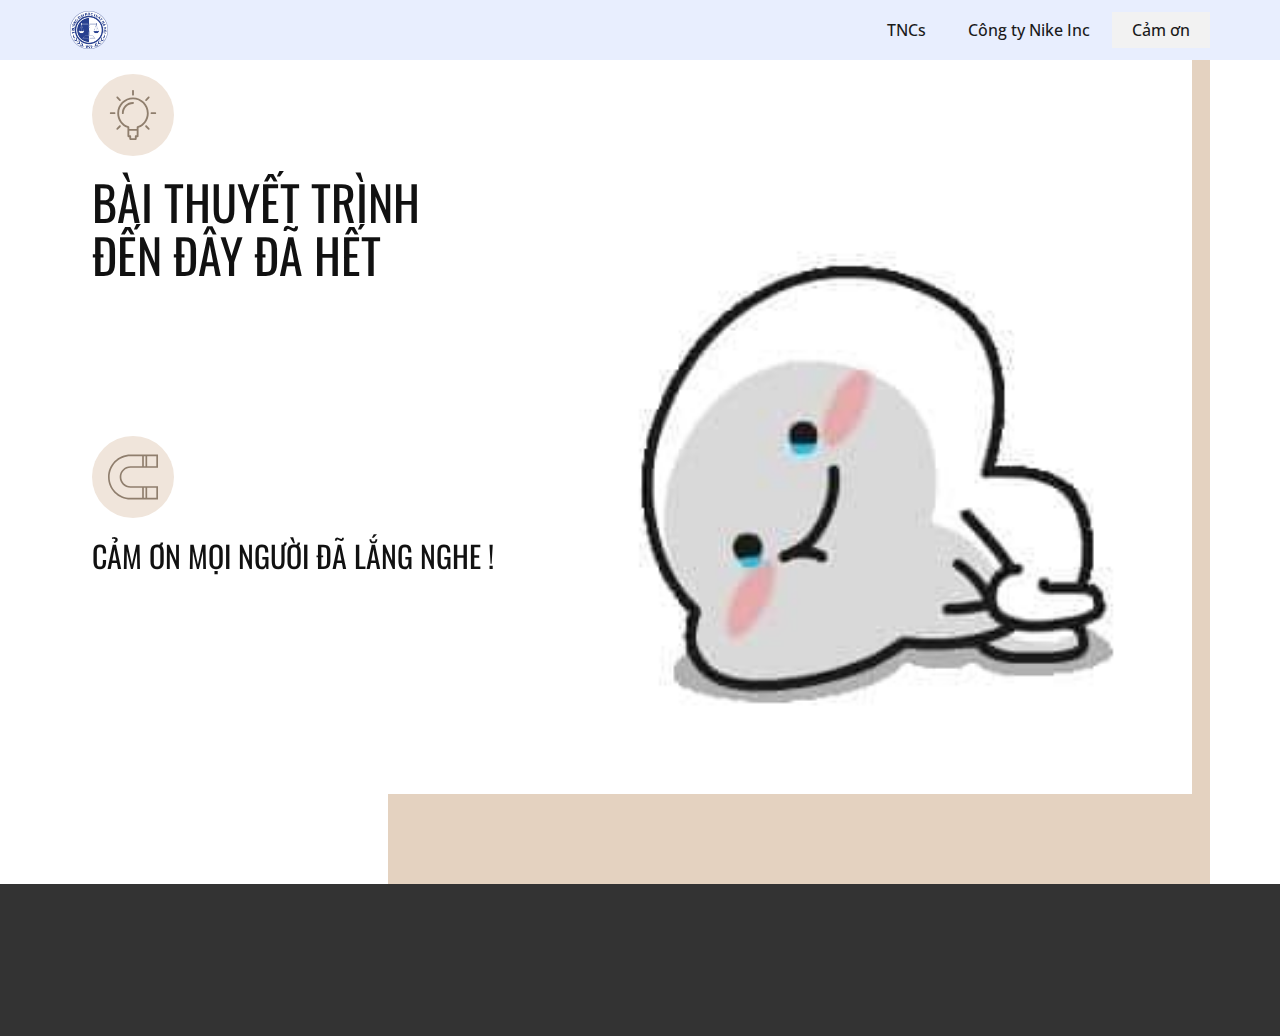
<file: Cảm-ơn.html>
<!DOCTYPE html>
<html style="font-size: 16px;">
  <head>
    <meta name="viewport" content="width=device-width, initial-scale=1.0">
    <meta charset="utf-8">
    <meta name="keywords" content="What is a life coach?, LIfe Coaching, Work-life Balance, Motivation, Focus + Results, Support for Improving Specific Skills, 7 Steps for Success">
    <meta name="description" content="">
    <meta name="page_type" content="np-template-header-footer-from-plugin">
    <title>Cảm ơn</title>
    <link rel="stylesheet" href="nicepage.css" media="screen">
<link rel="stylesheet" href="Cảm-ơn.css" media="screen">
    <script class="u-script" type="text/javascript" src="jquery.js" defer=""></script>
    <script class="u-script" type="text/javascript" src="nicepage.js" defer=""></script>
    <meta name="generator" content="Nicepage 3.17.2, nicepage.com">
    
    <link id="u-theme-google-font" rel="stylesheet" href="https://fonts.googleapis.com/css?family=Oswald:200,300,400,500,600,700|Open+Sans:300,300i,400,400i,600,600i,700,700i,800,800i">
    
    
    <script type="application/ld+json">{
		"@context": "http://schema.org",
		"@type": "Organization",
		"name": "",
		"logo": "images/logohlu600x600-02.png"
}</script>
    <meta property="og:title" content="Cảm ơn">
    <meta property="og:type" content="website">
    <meta name="theme-color" content="#184ed2">
  </head>
  <body class="u-body"><header class="u-clearfix u-header u-palette-1-light-3 u-sticky u-header" id="sec-1151"><div class="u-clearfix u-sheet u-sheet-1">
        <a href="#" class="u-image u-logo u-image-1" data-image-width="601" data-image-height="601">
          <img src="images/logohlu600x600-02.png" class="u-logo-image u-logo-image-1" data-image-width="37.8462">
        </a>
        <nav class="u-menu u-menu-dropdown u-offcanvas u-menu-1" data-responsive-from="XS">
          <div class="menu-collapse" style="font-size: 1rem; letter-spacing: 0px; font-weight: 500;" wfd-invisible="true">
            <a class="u-button-style u-custom-active-color u-custom-border u-custom-border-color u-custom-hover-color u-custom-left-right-menu-spacing u-custom-padding-bottom u-custom-text-active-color u-custom-text-color u-custom-text-hover-color u-custom-top-bottom-menu-spacing u-nav-link u-text-active-palette-1-base u-text-hover-palette-2-base" href="#">
              <svg><use xmlns:xlink="http://www.w3.org/1999/xlink" xlink:href="#menu-hamburger"></use></svg>
              <svg version="1.1" xmlns="http://www.w3.org/2000/svg" xmlns:xlink="http://www.w3.org/1999/xlink"><defs><symbol id="menu-hamburger" viewBox="0 0 16 16" style="width: 16px; height: 16px;"><rect y="1" width="16" height="2"></rect><rect y="7" width="16" height="2"></rect><rect y="13" width="16" height="2"></rect>
</symbol>
</defs></svg>
            </a>
          </div>
          <div class="u-custom-menu u-nav-container" wfd-invisible="true">
            <ul class="u-nav u-spacing-2 u-unstyled u-nav-1"><li class="u-nav-item"><a class="u-active-grey-5 u-button-style u-hover-grey-10 u-nav-link u-text-active-grey-90 u-text-grey-90 u-text-hover-grey-90" href="TNCs.html" style="padding: 10px 20px;">TNCs</a><div class="u-nav-popup"><ul class="u-h-spacing-20 u-nav u-unstyled u-v-spacing-10 u-nav-2"><li class="u-nav-item"><a class="u-button-style u-nav-link u-white" href="TNCs.html#carousel_3de2" data-page-id="1896912521">TNCs ?</a>
</li><li class="u-nav-item"><a class="u-button-style u-nav-link u-white" href="TNCs.html#carousel_6a96" data-page-id="1896912521">Vai trò</a>
</li><li class="u-nav-item"><a class="u-button-style u-nav-link u-white" href="TNCs.html#carousel_5685" data-page-id="1896912521">Tham gia</a>
</li><li class="u-nav-item"><a class="u-button-style u-nav-link u-white" href="TNCs.html#carousel_a2b5" data-page-id="1896912521">Mục đích</a>
</li><li class="u-nav-item"><a class="u-button-style u-nav-link u-white" href="TNCs.html#sec-454e" data-page-id="1896912521">Năng lực</a>
</li><li class="u-nav-item"><a class="u-button-style u-nav-link u-white" href="TNCs.html#carousel_3b13" data-page-id="1896912521">Ảnh hưởng</a>
</li></ul>
</div>
</li><li class="u-nav-item"><a class="u-active-grey-5 u-button-style u-hover-grey-10 u-nav-link u-text-active-grey-90 u-text-grey-90 u-text-hover-grey-90" href="Công-ty-Nike-Inc.html" style="padding: 10px 20px;">Công ty Nike Inc</a><div class="u-nav-popup"><ul class="u-h-spacing-20 u-nav u-unstyled u-v-spacing-10 u-nav-3"><li class="u-nav-item"><a class="u-button-style u-nav-link u-white" href="Công-ty-Nike-Inc.html#carousel_6a96" data-page-id="188976686">Vai trò</a>
</li><li class="u-nav-item"><a class="u-button-style u-nav-link u-white" href="Công-ty-Nike-Inc.html#carousel_5685" data-page-id="188976686">Tham gia</a>
</li><li class="u-nav-item"><a class="u-button-style u-nav-link u-white" href="Công-ty-Nike-Inc.html#carousel_a2b5" data-page-id="188976686">Mục đích</a>
</li><li class="u-nav-item"><a class="u-button-style u-nav-link u-white" href="Công-ty-Nike-Inc.html#sec-454e" data-page-id="188976686">Năng lực</a>
</li><li class="u-nav-item"><a class="u-button-style u-nav-link u-white" href="Công-ty-Nike-Inc.html#carousel_3b13" data-page-id="188976686">Ảnh hưởng</a>
</li></ul>
</div>
</li><li class="u-nav-item"><a class="u-active-grey-5 u-button-style u-hover-grey-10 u-nav-link u-text-active-grey-90 u-text-grey-90 u-text-hover-grey-90" href="Cảm-ơn.html" style="padding: 10px 20px;">Cảm ơn</a>
</li></ul>
          </div>
          <div class="u-custom-menu u-nav-container-collapse" wfd-invisible="true">
            <div class="u-black u-container-style u-inner-container-layout u-opacity u-opacity-95 u-sidenav">
              <div class="u-sidenav-overflow">
                <div class="u-menu-close"></div>
                <ul class="u-align-center u-nav u-popupmenu-items u-unstyled u-nav-4"><li class="u-nav-item"><a class="u-button-style u-nav-link" href="TNCs.html" style="padding: 10px 20px;">TNCs</a><div class="u-nav-popup"><ul class="u-h-spacing-20 u-nav u-unstyled u-v-spacing-10 u-nav-5"><li class="u-nav-item"><a class="u-button-style u-nav-link" href="TNCs.html#carousel_3de2" data-page-id="1896912521">TNCs ?</a>
</li><li class="u-nav-item"><a class="u-button-style u-nav-link" href="TNCs.html#carousel_6a96" data-page-id="1896912521">Vai trò</a>
</li><li class="u-nav-item"><a class="u-button-style u-nav-link" href="TNCs.html#carousel_5685" data-page-id="1896912521">Tham gia</a>
</li><li class="u-nav-item"><a class="u-button-style u-nav-link" href="TNCs.html#carousel_a2b5" data-page-id="1896912521">Mục đích</a>
</li><li class="u-nav-item"><a class="u-button-style u-nav-link" href="TNCs.html#sec-454e" data-page-id="1896912521">Năng lực</a>
</li><li class="u-nav-item"><a class="u-button-style u-nav-link" href="TNCs.html#carousel_3b13" data-page-id="1896912521">Ảnh hưởng</a>
</li></ul>
</div>
</li><li class="u-nav-item"><a class="u-button-style u-nav-link" href="Công-ty-Nike-Inc.html" style="padding: 10px 20px;">Công ty Nike Inc</a><div class="u-nav-popup"><ul class="u-h-spacing-20 u-nav u-unstyled u-v-spacing-10 u-nav-6"><li class="u-nav-item"><a class="u-button-style u-nav-link" href="Công-ty-Nike-Inc.html#carousel_6a96" data-page-id="188976686">Vai trò</a>
</li><li class="u-nav-item"><a class="u-button-style u-nav-link" href="Công-ty-Nike-Inc.html#carousel_5685" data-page-id="188976686">Tham gia</a>
</li><li class="u-nav-item"><a class="u-button-style u-nav-link" href="Công-ty-Nike-Inc.html#carousel_a2b5" data-page-id="188976686">Mục đích</a>
</li><li class="u-nav-item"><a class="u-button-style u-nav-link" href="Công-ty-Nike-Inc.html#sec-454e" data-page-id="188976686">Năng lực</a>
</li><li class="u-nav-item"><a class="u-button-style u-nav-link" href="Công-ty-Nike-Inc.html#carousel_3b13" data-page-id="188976686">Ảnh hưởng</a>
</li></ul>
</div>
</li><li class="u-nav-item"><a class="u-button-style u-nav-link" href="Cảm-ơn.html" style="padding: 10px 20px;">Cảm ơn</a>
</li></ul>
              </div>
            </div>
            <div class="u-black u-menu-overlay u-opacity u-opacity-70" wfd-invisible="true"></div>
          </div>
        </nav>
      </div></header> 
    <section class="u-align-center u-clearfix u-white u-section-1" id="carousel_8aa6">
      <div class="u-clearfix u-sheet u-sheet-1">
        <div class="u-border-no-bottom u-border-no-left u-border-no-right u-border-no-top u-expanded-height u-palette-2-base u-shape u-shape-rectangle u-shape-1"></div>
        <div class="u-clearfix u-layout-wrap u-layout-wrap-1">
          <div class="u-layout">
            <div class="u-layout-row">
              <div class="u-size-27">
                <div class="u-layout-col">
                  <div class="u-align-left u-container-style u-layout-cell u-right-cell u-size-30 u-white u-layout-cell-1" data-animation-name="rotateIn" data-animation-duration="1000" data-animation-delay="0" data-animation-direction="">
                    <div class="u-container-layout u-container-layout-1"><span class="u-icon u-icon-circle u-palette-2-light-2 u-spacing-16 u-icon-1"><svg class="u-svg-link" preserveAspectRatio="xMidYMin slice" viewBox="0 0 54 54" style=""><use xmlns:xlink="http://www.w3.org/1999/xlink" xlink:href="#svg-5bd2"></use></svg><svg class="u-svg-content" viewBox="0 0 54 54" x="0px" y="0px" id="svg-5bd2" style="enable-background:new 0 0 54 54;"><g><path d="M27,8c-9.374,0-17,7.626-17,17c0,7.112,4.391,13.412,11,15.9V50c0,0.553,0.447,1,1,1h1v2c0,0.553,0.447,1,1,1h6
		c0.553,0,1-0.447,1-1v-2h1c0.553,0,1-0.447,1-1v-9.1c6.609-2.488,11-8.788,11-15.9C44,15.626,36.374,8,27,8z M30,49
		c-0.553,0-1,0.447-1,1v2h-4v-2c0-0.553-0.447-1-1-1h-1v-5h8v5H30z M31.688,39.242C31.277,39.377,31,39.761,31,40.192V42h-8v-1.808
		c0-0.432-0.277-0.815-0.688-0.95C16.145,37.214,12,31.49,12,25c0-8.271,6.729-15,15-15s15,6.729,15,15
		C42,31.49,37.855,37.214,31.688,39.242z"></path><path d="M27,6c0.553,0,1-0.447,1-1V1c0-0.553-0.447-1-1-1s-1,0.447-1,1v4C26,5.553,26.447,6,27,6z"></path><path d="M51,24h-4c-0.553,0-1,0.447-1,1s0.447,1,1,1h4c0.553,0,1-0.447,1-1S51.553,24,51,24z"></path><path d="M7,24H3c-0.553,0-1,0.447-1,1s0.447,1,1,1h4c0.553,0,1-0.447,1-1S7.553,24,7,24z"></path><path d="M43.264,7.322l-2.828,2.828c-0.391,0.391-0.391,1.023,0,1.414c0.195,0.195,0.451,0.293,0.707,0.293
		s0.512-0.098,0.707-0.293l2.828-2.828c0.391-0.391,0.391-1.023,0-1.414S43.654,6.932,43.264,7.322z"></path><path d="M12.15,38.436l-2.828,2.828c-0.391,0.391-0.391,1.023,0,1.414c0.195,0.195,0.451,0.293,0.707,0.293
		s0.512-0.098,0.707-0.293l2.828-2.828c0.391-0.391,0.391-1.023,0-1.414S12.541,38.045,12.15,38.436z"></path><path d="M41.85,38.436c-0.391-0.391-1.023-0.391-1.414,0s-0.391,1.023,0,1.414l2.828,2.828c0.195,0.195,0.451,0.293,0.707,0.293
		s0.512-0.098,0.707-0.293c0.391-0.391,0.391-1.023,0-1.414L41.85,38.436z"></path><path d="M12.15,11.564c0.195,0.195,0.451,0.293,0.707,0.293s0.512-0.098,0.707-0.293c0.391-0.391,0.391-1.023,0-1.414l-2.828-2.828
		c-0.391-0.391-1.023-0.391-1.414,0s-0.391,1.023,0,1.414L12.15,11.564z"></path><path d="M27,13c-6.617,0-12,5.383-12,12c0,0.553,0.447,1,1,1s1-0.447,1-1c0-5.514,4.486-10,10-10c0.553,0,1-0.447,1-1
		S27.553,13,27,13z"></path>
</g></svg></span>
                      <h1 class="u-text u-text-1">BÀI THUYẾT TRÌNH&nbsp;<br>ĐẾN ĐÂY ĐÃ HẾT
                      </h1>
                    </div>
                  </div>
                  <div class="u-align-left u-container-style u-layout-cell u-right-cell u-size-30 u-white u-layout-cell-2" data-animation-name="slideIn" data-animation-duration="1000" data-animation-delay="0" data-animation-direction="Down">
                    <div class="u-container-layout u-container-layout-2"><span class="u-icon u-icon-circle u-palette-2-light-2 u-spacing-16 u-icon-2"><svg class="u-svg-link" preserveAspectRatio="xMidYMin slice" viewBox="0 0 60 60" style=""><use xmlns:xlink="http://www.w3.org/1999/xlink" xlink:href="#svg-349a"></use></svg><svg class="u-svg-content" viewBox="0 0 60 60" x="0px" y="0px" id="svg-349a" style="enable-background:new 0 0 60 60;"><path d="M27,19h14h6h13V3H47h-6H27C12.112,3,0,15.112,0,30s12.112,27,27,27h14h6h13V41H47h-6H27c-6.065,0-11-4.935-11-11  S20.935,19,27,19z M58,5v12H47V5H58z M45,5v12h-2V5H45z M58,43v12H47V43H58z M45,43v12h-2V43H45z M14,30c0,7.168,5.832,13,13,13h14  v12H27C13.215,55,2,43.785,2,30S13.215,5,27,5h14v12H27C19.832,17,14,22.832,14,30z"></path></svg></span>
                      <h3 class="u-text u-text-2">CẢM ƠN MỌI NGƯỜI ĐÃ LẮNG NGHE !</h3>
                    </div>
                  </div>
                </div>
              </div>
              <div class="u-size-33">
                <div class="u-layout-row">
                  <div class="u-container-style u-image u-layout-cell u-left-cell u-size-60 u-image-1" data-image-width="290" data-image-height="300" data-animation-name="zoomIn" data-animation-duration="1000" data-animation-delay="0" data-animation-direction="">
                    <div class="u-container-layout u-container-layout-3"></div>
                  </div>
                </div>
              </div>
            </div>
          </div>
        </div>
      </div>
    </section>
    
    
    <footer class="u-align-left u-clearfix u-footer u-grey-80 u-footer" id="sec-338e"><div class="u-clearfix u-sheet u-sheet-1"></div></footer>
    <section class="u-backlink u-clearfix u-grey-80">
    
    </section>
  </body>
</html>
</file>
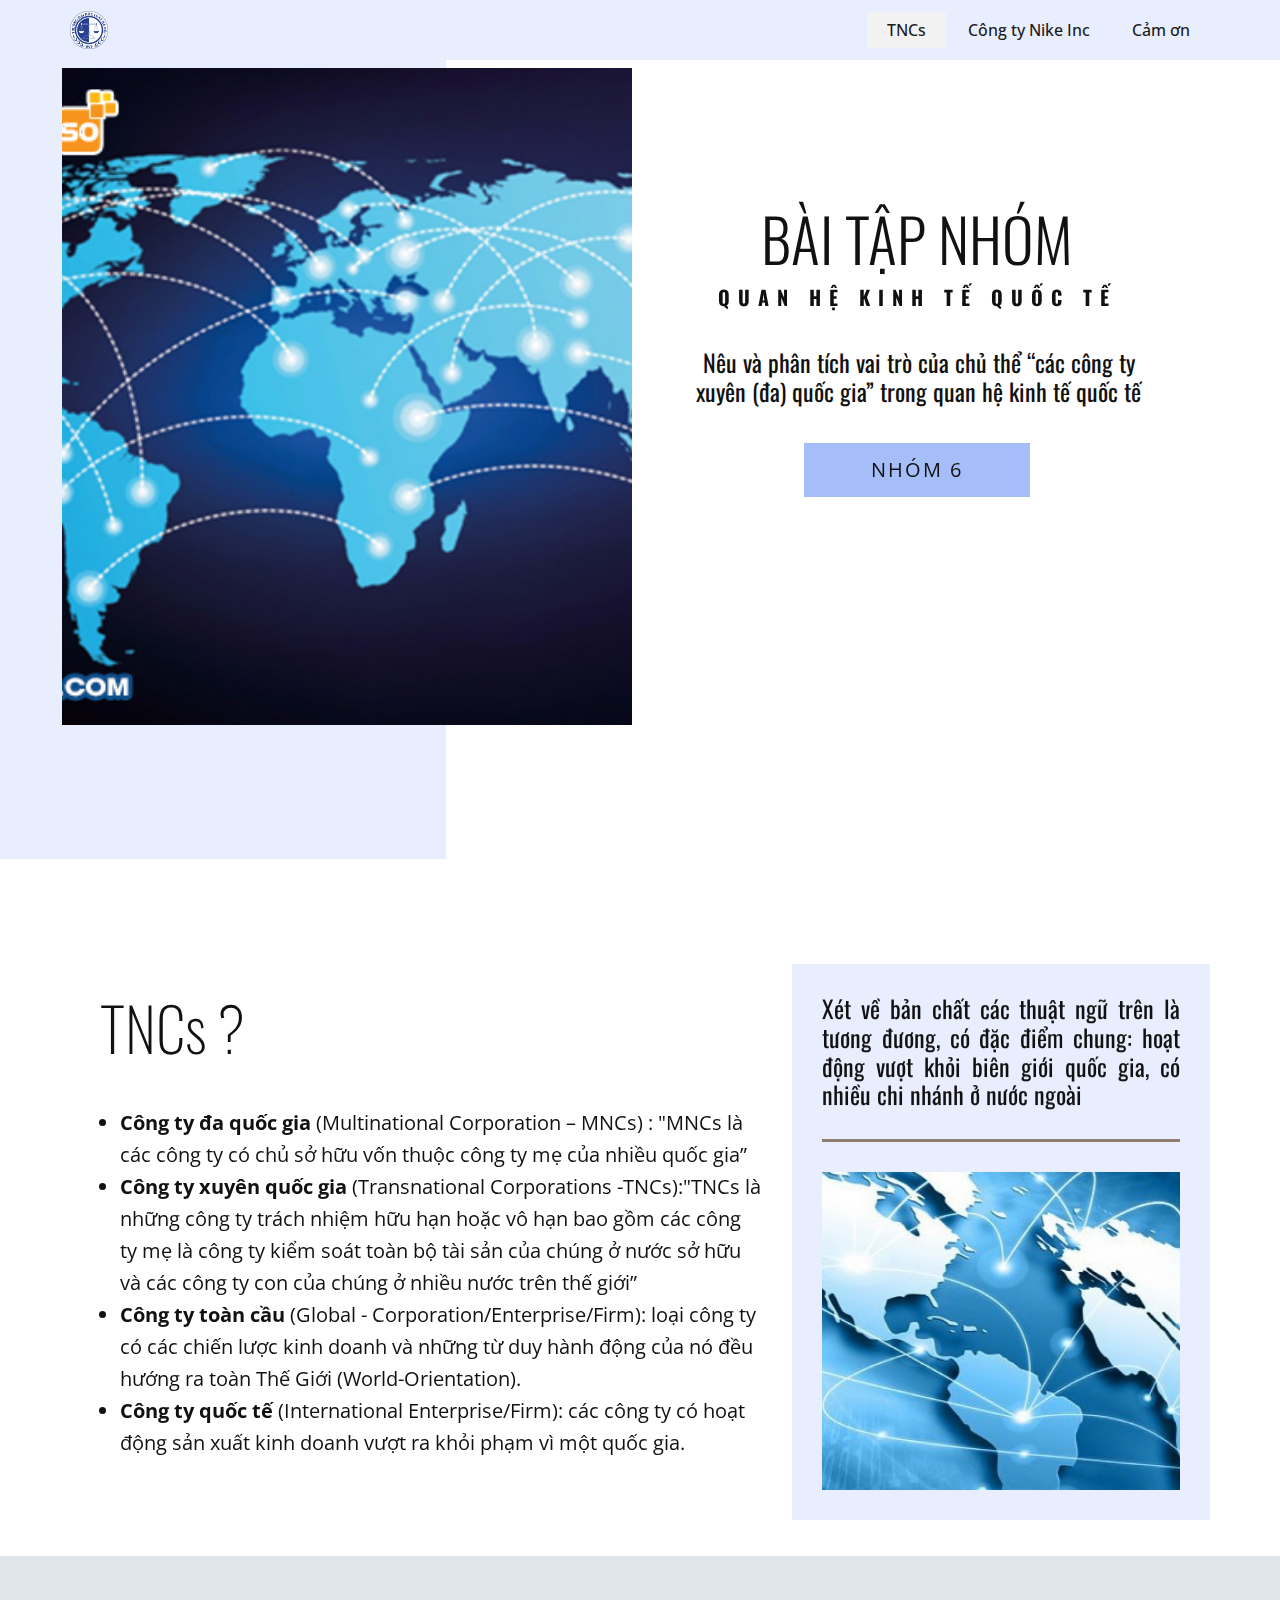
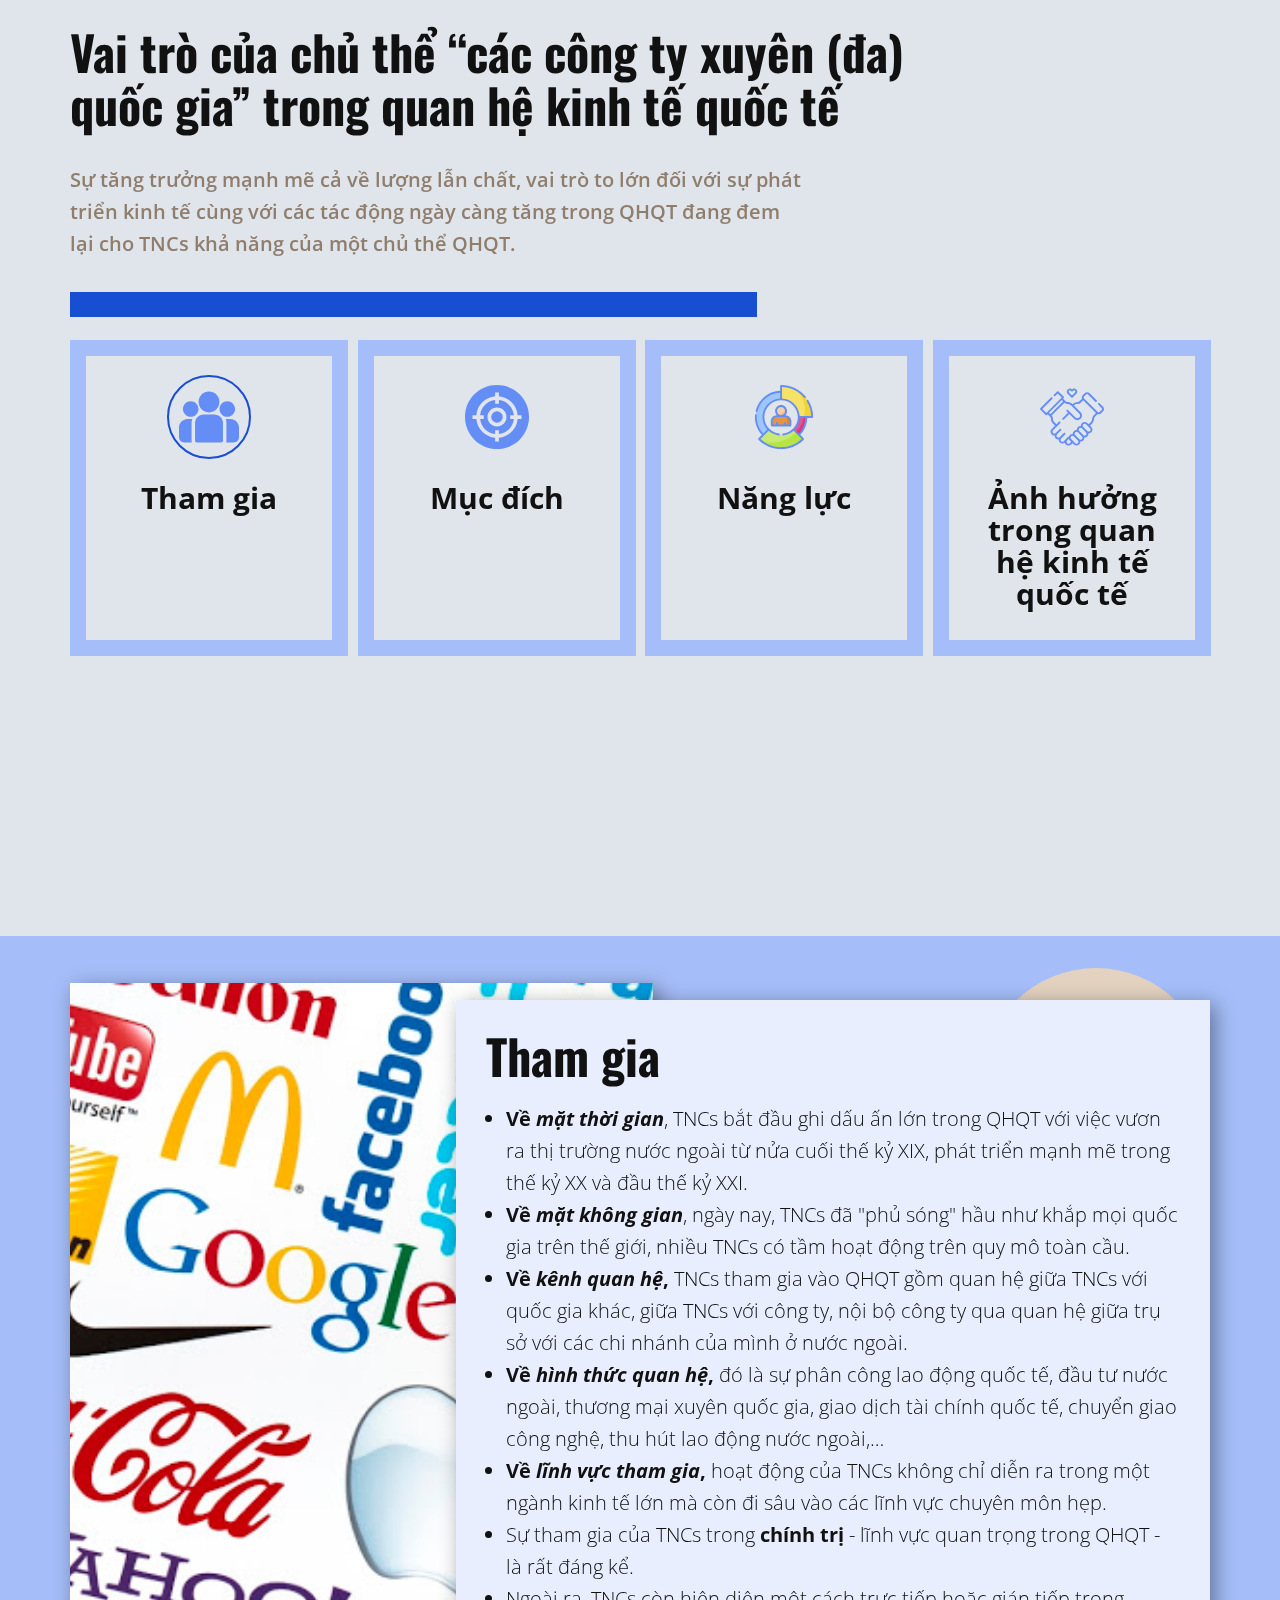
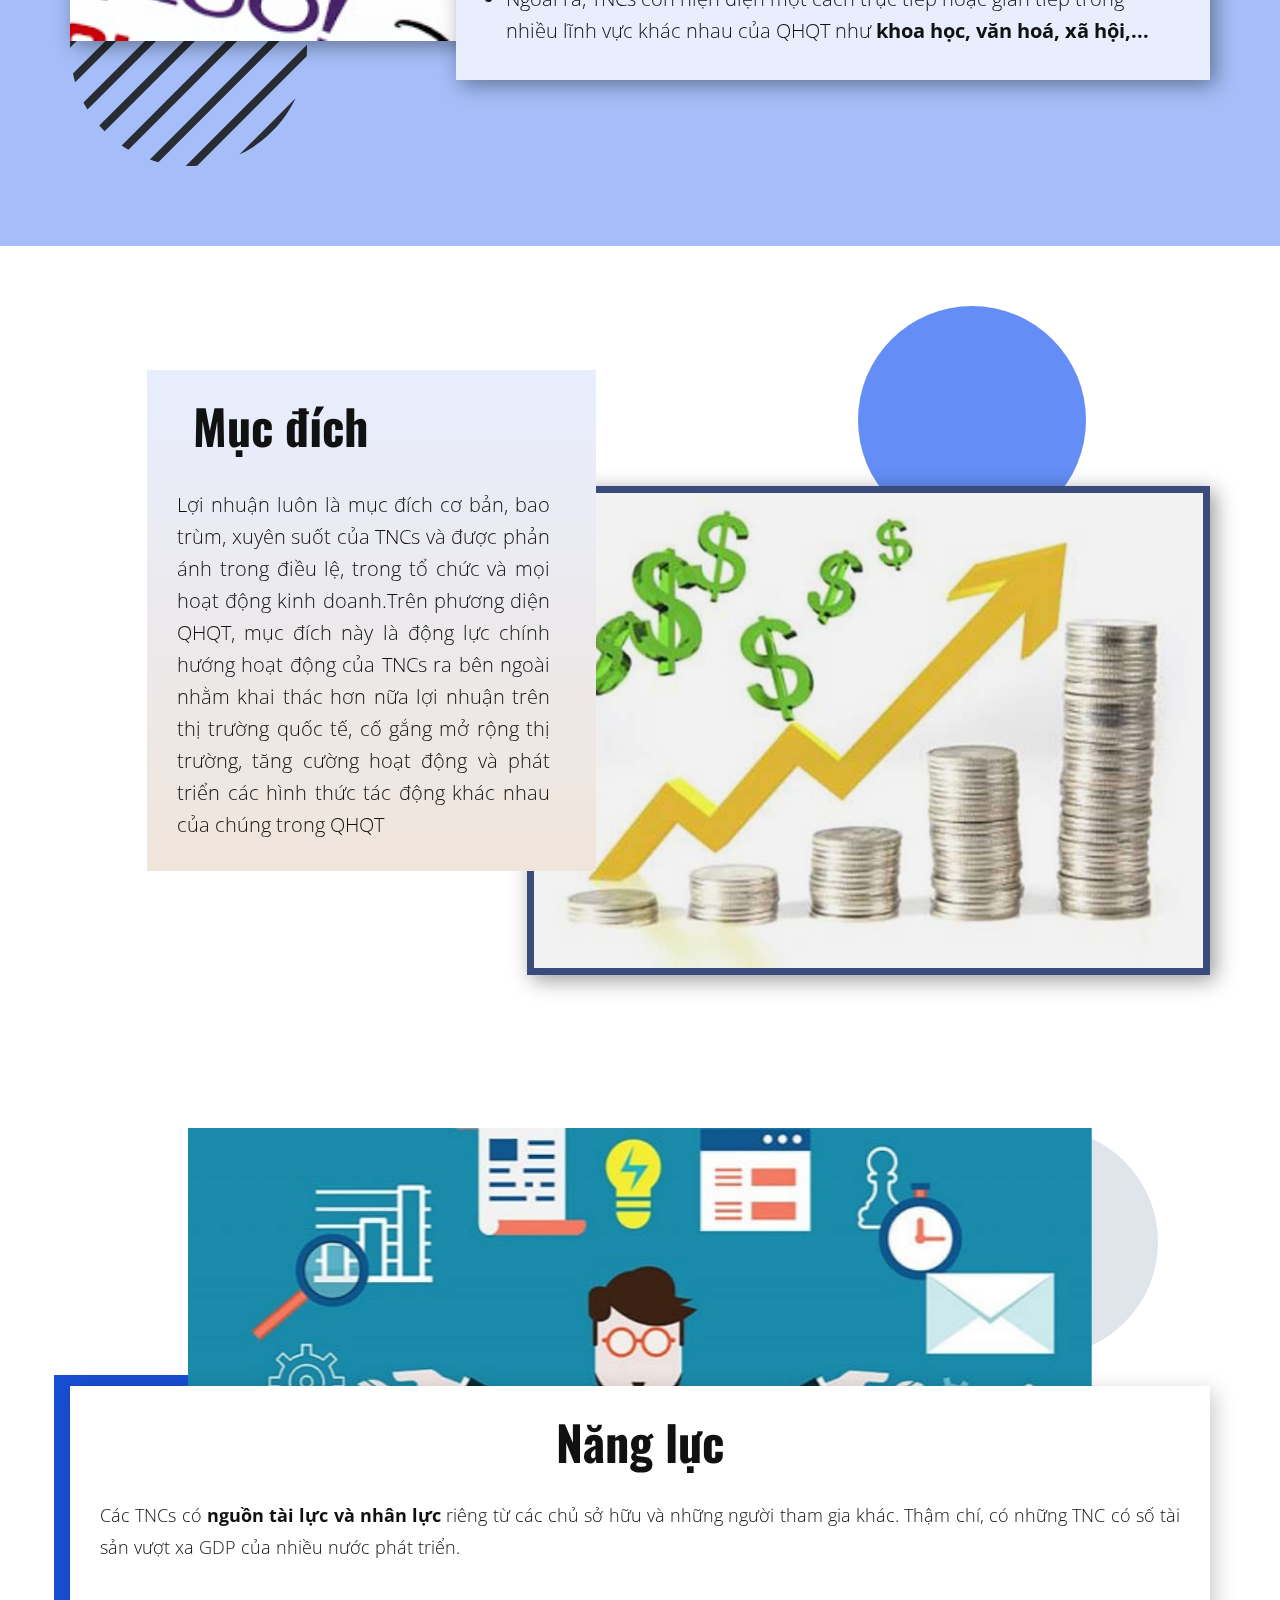
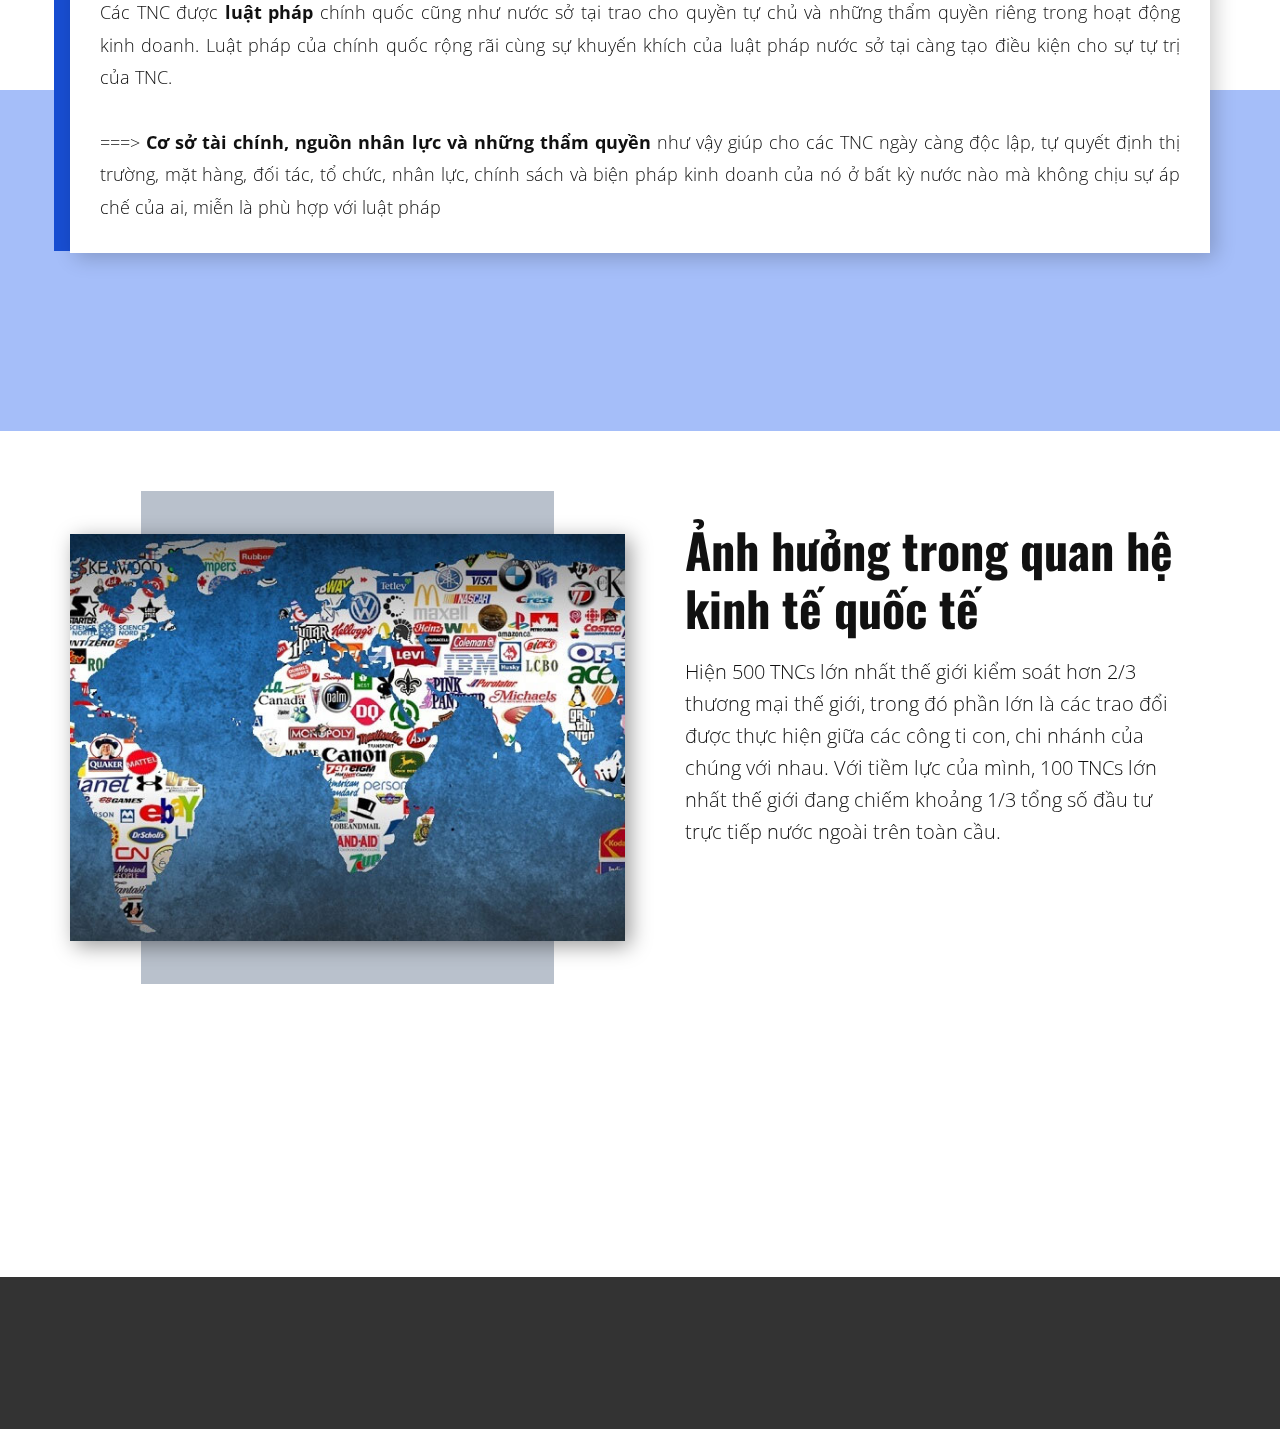
<file: TNCs.html>
<!DOCTYPE html>
<html style="font-size: 16px;">
  <head>
    <meta name="viewport" content="width=device-width, initial-scale=1.0">
    <meta charset="utf-8">
    <meta name="keywords" content="What is a life coach?, LIfe Coaching, Work-life Balance, Motivation, Focus + Results, Support for Improving Specific Skills, 7 Steps for Success">
    <meta name="description" content="">
    <meta name="page_type" content="np-template-header-footer-from-plugin">
    <title>TNCs</title>
    <link rel="stylesheet" href="nicepage.css" media="screen">
<link rel="stylesheet" href="TNCs.css" media="screen">
    <script class="u-script" type="text/javascript" src="jquery.js" defer=""></script>
    <script class="u-script" type="text/javascript" src="nicepage.js" defer=""></script>
    <meta name="generator" content="Nicepage 3.17.2, nicepage.com">
    
    <link id="u-theme-google-font" rel="stylesheet" href="https://fonts.googleapis.com/css?family=Oswald:200,300,400,500,600,700|Open+Sans:300,300i,400,400i,600,600i,700,700i,800,800i">
    <link id="u-page-google-font" rel="stylesheet" href="https://fonts.googleapis.com/css?family=Oswald:200,300,400,500,600,700">
    
    
    
    
    
    
    
    
    <script type="application/ld+json">{
		"@context": "http://schema.org",
		"@type": "Organization",
		"name": "",
		"logo": "images/logohlu600x600-02.png"
}</script>
    <meta property="og:title" content="TNCs">
    <meta property="og:type" content="website">
    <meta name="theme-color" content="#184ed2">
  </head>
  <body class="u-body"><header class="u-clearfix u-header u-palette-1-light-3 u-sticky u-header" id="sec-1151"><div class="u-clearfix u-sheet u-sheet-1">
        <a href="#" class="u-image u-logo u-image-1" data-image-width="601" data-image-height="601">
          <img src="images/logohlu600x600-02.png" class="u-logo-image u-logo-image-1" data-image-width="37.8462">
        </a>
        <nav class="u-menu u-menu-dropdown u-offcanvas u-menu-1" data-responsive-from="XS">
          <div class="menu-collapse" style="font-size: 1rem; letter-spacing: 0px; font-weight: 500;" wfd-invisible="true">
            <a class="u-button-style u-custom-active-color u-custom-border u-custom-border-color u-custom-hover-color u-custom-left-right-menu-spacing u-custom-padding-bottom u-custom-text-active-color u-custom-text-color u-custom-text-hover-color u-custom-top-bottom-menu-spacing u-nav-link u-text-active-palette-1-base u-text-hover-palette-2-base" href="#">
              <svg><use xmlns:xlink="http://www.w3.org/1999/xlink" xlink:href="#menu-hamburger"></use></svg>
              <svg version="1.1" xmlns="http://www.w3.org/2000/svg" xmlns:xlink="http://www.w3.org/1999/xlink"><defs><symbol id="menu-hamburger" viewBox="0 0 16 16" style="width: 16px; height: 16px;"><rect y="1" width="16" height="2"></rect><rect y="7" width="16" height="2"></rect><rect y="13" width="16" height="2"></rect>
</symbol>
</defs></svg>
            </a>
          </div>
          <div class="u-custom-menu u-nav-container" wfd-invisible="true">
            <ul class="u-nav u-spacing-2 u-unstyled u-nav-1"><li class="u-nav-item"><a class="u-active-grey-5 u-button-style u-hover-grey-10 u-nav-link u-text-active-grey-90 u-text-grey-90 u-text-hover-grey-90" href="TNCs.html" style="padding: 10px 20px;">TNCs</a><div class="u-nav-popup"><ul class="u-h-spacing-20 u-nav u-unstyled u-v-spacing-10 u-nav-2"><li class="u-nav-item"><a class="u-button-style u-nav-link u-white" href="TNCs.html#carousel_3de2" data-page-id="1896912521">TNCs ?</a>
</li><li class="u-nav-item"><a class="u-button-style u-nav-link u-white" href="TNCs.html#carousel_6a96" data-page-id="1896912521">Vai trò</a>
</li><li class="u-nav-item"><a class="u-button-style u-nav-link u-white" href="TNCs.html#carousel_5685" data-page-id="1896912521">Tham gia</a>
</li><li class="u-nav-item"><a class="u-button-style u-nav-link u-white" href="TNCs.html#carousel_a2b5" data-page-id="1896912521">Mục đích</a>
</li><li class="u-nav-item"><a class="u-button-style u-nav-link u-white" href="TNCs.html#sec-454e" data-page-id="1896912521">Năng lực</a>
</li><li class="u-nav-item"><a class="u-button-style u-nav-link u-white" href="TNCs.html#carousel_3b13" data-page-id="1896912521">Ảnh hưởng</a>
</li></ul>
</div>
</li><li class="u-nav-item"><a class="u-active-grey-5 u-button-style u-hover-grey-10 u-nav-link u-text-active-grey-90 u-text-grey-90 u-text-hover-grey-90" href="Công-ty-Nike-Inc.html" style="padding: 10px 20px;">Công ty Nike Inc</a><div class="u-nav-popup"><ul class="u-h-spacing-20 u-nav u-unstyled u-v-spacing-10 u-nav-3"><li class="u-nav-item"><a class="u-button-style u-nav-link u-white" href="Công-ty-Nike-Inc.html#carousel_6a96" data-page-id="188976686">Vai trò</a>
</li><li class="u-nav-item"><a class="u-button-style u-nav-link u-white" href="Công-ty-Nike-Inc.html#carousel_5685" data-page-id="188976686">Tham gia</a>
</li><li class="u-nav-item"><a class="u-button-style u-nav-link u-white" href="Công-ty-Nike-Inc.html#carousel_a2b5" data-page-id="188976686">Mục đích</a>
</li><li class="u-nav-item"><a class="u-button-style u-nav-link u-white" href="Công-ty-Nike-Inc.html#sec-454e" data-page-id="188976686">Năng lực</a>
</li><li class="u-nav-item"><a class="u-button-style u-nav-link u-white" href="Công-ty-Nike-Inc.html#carousel_3b13" data-page-id="188976686">Ảnh hưởng</a>
</li></ul>
</div>
</li><li class="u-nav-item"><a class="u-active-grey-5 u-button-style u-hover-grey-10 u-nav-link u-text-active-grey-90 u-text-grey-90 u-text-hover-grey-90" href="Cảm-ơn.html" style="padding: 10px 20px;">Cảm ơn</a>
</li></ul>
          </div>
          <div class="u-custom-menu u-nav-container-collapse" wfd-invisible="true">
            <div class="u-black u-container-style u-inner-container-layout u-opacity u-opacity-95 u-sidenav">
              <div class="u-sidenav-overflow">
                <div class="u-menu-close"></div>
                <ul class="u-align-center u-nav u-popupmenu-items u-unstyled u-nav-4"><li class="u-nav-item"><a class="u-button-style u-nav-link" href="TNCs.html" style="padding: 10px 20px;">TNCs</a><div class="u-nav-popup"><ul class="u-h-spacing-20 u-nav u-unstyled u-v-spacing-10 u-nav-5"><li class="u-nav-item"><a class="u-button-style u-nav-link" href="TNCs.html#carousel_3de2" data-page-id="1896912521">TNCs ?</a>
</li><li class="u-nav-item"><a class="u-button-style u-nav-link" href="TNCs.html#carousel_6a96" data-page-id="1896912521">Vai trò</a>
</li><li class="u-nav-item"><a class="u-button-style u-nav-link" href="TNCs.html#carousel_5685" data-page-id="1896912521">Tham gia</a>
</li><li class="u-nav-item"><a class="u-button-style u-nav-link" href="TNCs.html#carousel_a2b5" data-page-id="1896912521">Mục đích</a>
</li><li class="u-nav-item"><a class="u-button-style u-nav-link" href="TNCs.html#sec-454e" data-page-id="1896912521">Năng lực</a>
</li><li class="u-nav-item"><a class="u-button-style u-nav-link" href="TNCs.html#carousel_3b13" data-page-id="1896912521">Ảnh hưởng</a>
</li></ul>
</div>
</li><li class="u-nav-item"><a class="u-button-style u-nav-link" href="Công-ty-Nike-Inc.html" style="padding: 10px 20px;">Công ty Nike Inc</a><div class="u-nav-popup"><ul class="u-h-spacing-20 u-nav u-unstyled u-v-spacing-10 u-nav-6"><li class="u-nav-item"><a class="u-button-style u-nav-link" href="Công-ty-Nike-Inc.html#carousel_6a96" data-page-id="188976686">Vai trò</a>
</li><li class="u-nav-item"><a class="u-button-style u-nav-link" href="Công-ty-Nike-Inc.html#carousel_5685" data-page-id="188976686">Tham gia</a>
</li><li class="u-nav-item"><a class="u-button-style u-nav-link" href="Công-ty-Nike-Inc.html#carousel_a2b5" data-page-id="188976686">Mục đích</a>
</li><li class="u-nav-item"><a class="u-button-style u-nav-link" href="Công-ty-Nike-Inc.html#sec-454e" data-page-id="188976686">Năng lực</a>
</li><li class="u-nav-item"><a class="u-button-style u-nav-link" href="Công-ty-Nike-Inc.html#carousel_3b13" data-page-id="188976686">Ảnh hưởng</a>
</li></ul>
</div>
</li><li class="u-nav-item"><a class="u-button-style u-nav-link" href="Cảm-ơn.html" style="padding: 10px 20px;">Cảm ơn</a>
</li></ul>
              </div>
            </div>
            <div class="u-black u-menu-overlay u-opacity u-opacity-70" wfd-invisible="true"></div>
          </div>
        </nav>
      </div></header> 
    <section class="u-align-center u-clearfix u-section-1" id="sec-8224">
      <div class="u-expanded-height-lg u-expanded-height-md u-expanded-width-sm u-expanded-width-xs u-palette-1-light-3 u-shape u-shape-rectangle u-shape-1"></div>
      <div class="u-clearfix u-gutter-0 u-layout-wrap u-layout-wrap-1">
        <div class="u-layout" style="">
          <div class="u-layout-row" style="">
            <div class="u-align-left u-container-style u-effect-hover-zoom u-layout-cell u-left-cell u-size-30 u-size-xs-60 u-layout-cell-1" src="" data-image-width="600" data-image-height="400" data-animation-name="zoomIn" data-animation-duration="1000" data-animation-delay="0" data-animation-direction="">
              <div class="u-background-effect u-expanded">
                <div class="u-background-effect-image u-expanded u-image u-image-1" data-image-width="600" data-image-height="400"></div>
              </div>
              <div class="u-container-layout u-valign-bottom u-container-layout-1" src=""></div>
            </div>
            <div class="u-align-center u-container-style u-layout-cell u-right-cell u-size-30 u-size-xs-60 u-layout-cell-2">
              <div class="u-container-layout u-container-layout-2">
                <h2 class="u-text u-text-1" data-animation-name="lightSpeedIn" data-animation-duration="1000" data-animation-delay="0" data-animation-direction="">BÀI TẬP NHÓM</h2>
                <p class="u-custom-font u-heading-font u-text u-text-2" data-animation-name="bounceIn" data-animation-duration="1000" data-animation-delay="0" data-animation-direction="">QUAN HỆ KINH TẾ QUỐC TẾ</p>
                <h4 class="u-text u-text-3">Nêu và phân tích vai
trò của chủ thể “các công ty xuyên (đa) quốc gia” trong quan hệ kinh tế quốc tế</h4>
                <a href="TNCs.html#carousel_3de2" data-page-id="1896912521" class="u-active-grey-15 u-btn u-button-style u-hover-grey-15 u-palette-1-light-2 u-text-active-palette-2-dark-2 u-text-body-color u-text-hover-palette-2-dark-2 u-btn-1" data-animation-name="rotateIn" data-animation-duration="1000" data-animation-delay="0" data-animation-direction="">nHÓM 6</a>
              </div>
            </div>
          </div>
        </div>
      </div>
    </section>
    <section class="u-clearfix u-section-2" id="carousel_3de2">
      <div class="u-clearfix u-sheet u-sheet-1">
        <div class="u-clearfix u-expanded-width u-layout-wrap u-layout-wrap-1">
          <div class="u-layout">
            <div class="u-layout-row">
              <div class="u-container-style u-layout-cell u-size-33-md u-size-33-sm u-size-33-xs u-size-38-lg u-size-38-xl u-layout-cell-1">
                <div class="u-container-layout u-valign-top u-container-layout-1">
                  <h2 class="u-text u-text-1" data-animation-name="lightSpeedIn" data-animation-duration="1000" data-animation-delay="0" data-animation-direction="">TNCs ?</h2>
                  <ul class="u-text u-text-2" data-animation-name="zoomIn" data-animation-duration="1000" data-animation-delay="0" data-animation-direction="">
                    <li><b style="font-size: 1.25rem; background-color: transparent; color: #111111; font-family: 'Open Sans',sans-serif;">Công ty đa quốc gia</b>
                      <span style="font-size: 1.25rem; background-color: transparent; color: #111111; font-family: 'Open Sans',sans-serif;"> (Multinational Corporation – MNCs) :
"MNCs là các công ty có chủ sở hữu vốn thuộc công ty mẹ của nhiều quốc
gia”</span>
                    </li>
                    <li><!--[endif]--><b>Công ty xuyên quốc gia</b> (Transnational Corporations -TNCs):"TNCs
là những công ty trách nhiệm hữu hạn hoặc vô hạn bao gồm các công ty mẹ là công
ty kiểm soát toàn bộ tài sản của chúng ở nước sở hữu và các công ty con của
chúng ở nhiều nước trên thế giới”
                    </li>
                    <li><b>Công ty toàn cầu</b> (Global - Corporation/Enterprise/Firm):
loại công ty có các chiến lược kinh doanh và những từ duy hành động của nó đều hướng
ra toàn Thế Giới (World-Orientation).
                    </li>
                    <li><b>Công ty quốc tế</b> (International Enterprise/Firm): các
công ty có hoạt động sản xuất kinh doanh vượt ra khỏi phạm vì một quốc gia. 
                    </li>
                  </ul>
                </div>
              </div>
              <div class="u-container-style u-layout-cell u-palette-1-light-3 u-size-22-lg u-size-22-xl u-size-27-md u-size-27-sm u-size-27-xs u-layout-cell-2">
                <div class="u-container-layout u-container-layout-2">
                  <h4 class="u-align-justify u-text u-text-3" data-animation-name="slideIn" data-animation-duration="1000" data-animation-delay="0" data-animation-direction="Up">Xét về bản chất các thuật ngữ trên là tương
đương, có đặc điểm chung: hoạt động vượt khỏi biên giới quốc gia, có nhiều chi
nhánh ở nước ngoài</h4>
                  <div class="u-border-3 u-border-palette-2-dark-1 u-expanded-width u-line u-line-horizontal u-line-1"></div>
                  <img class="u-expanded-width u-image u-image-default u-image-1" src="images/quan-he-quoc-te-1.jpg" alt="" data-image-width="800" data-image-height="509" data-animation-name="rotateIn" data-animation-duration="1000" data-animation-delay="0" data-animation-direction="" data-href="TNCs.html#carousel_6a96" data-page-id="1896912521">
                </div>
              </div>
            </div>
          </div>
        </div>
      </div>
    </section>
    <section class="u-clearfix u-palette-5-light-2 u-section-3" id="carousel_6a96">
      <div class="u-clearfix u-sheet u-sheet-1">
        <h1 class="u-text u-text-1" data-animation-name="flipIn" data-animation-duration="1000" data-animation-delay="0" data-animation-direction="X"><b>Vai trò của chủ thể “các công ty xuyên (đa) quốc
gia” trong quan hệ kinh tế quốc tế</b>
        </h1>
        <p class="u-text u-text-palette-2-dark-1 u-text-2" data-animation-name="lightSpeedIn" data-animation-duration="1000" data-animation-delay="0" data-animation-direction="">Sự tăng trưởng mạnh mẽ cả
về lượng lẫn chất, vai trò to lớn đối với sự phát triển kinh tế cùng với các
tác động ngày càng tăng trong QHQT đang đem lại cho TNCs khả năng của một chủ
thể QHQT.&nbsp;</p>
        <div class="u-palette-1-base u-shape u-shape-rectangle u-shape-1"></div>
        <div class="u-expanded-width u-list u-list-1">
          <div class="u-repeater u-repeater-1">
            <div class="u-align-center u-border-16 u-border-palette-1-light-2 u-container-style u-list-item u-repeater-item u-list-item-1" data-animation-name="zoomIn" data-animation-duration="1000" data-animation-delay="0" data-animation-direction="" data-href="TNCs.html#carousel_5685" data-page-id="1896912521">
              <div class="u-container-layout u-similar-container u-valign-top u-container-layout-1"><span class="u-border-2 u-border-palette-1-base u-icon u-icon-circle u-spacing-10 u-text-palette-1-light-1 u-icon-1"><svg class="u-svg-link" preserveAspectRatio="xMidYMin slice" viewBox="0 0 511.999 511.999" style=""><use xmlns:xlink="http://www.w3.org/1999/xlink" xlink:href="#svg-89bc"></use></svg><svg class="u-svg-content" viewBox="0 0 511.999 511.999" x="0px" y="0px" id="svg-89bc" style="enable-background:new 0 0 511.999 511.999;"><g><g><path d="M438.09,273.32h-39.596c4.036,11.05,6.241,22.975,6.241,35.404v149.65c0,5.182-0.902,10.156-2.543,14.782h65.461    c24.453,0,44.346-19.894,44.346-44.346v-81.581C512,306.476,478.844,273.32,438.09,273.32z"></path>
</g>
</g><g><g><path d="M107.265,308.725c0-12.43,2.205-24.354,6.241-35.404H73.91c-40.754,0-73.91,33.156-73.91,73.91v81.581    c0,24.452,19.893,44.346,44.346,44.346h65.462c-1.641-4.628-2.543-9.601-2.543-14.783V308.725z"></path>
</g>
</g><g><g><path d="M301.261,234.815h-90.522c-40.754,0-73.91,33.156-73.91,73.91v149.65c0,8.163,6.618,14.782,14.782,14.782h208.778    c8.164,0,14.782-6.618,14.782-14.782v-149.65C375.171,267.971,342.015,234.815,301.261,234.815z"></path>
</g>
</g><g><g><path d="M256,38.84c-49.012,0-88.886,39.874-88.886,88.887c0,33.245,18.349,62.28,45.447,77.524    c12.853,7.23,27.671,11.362,43.439,11.362c15.768,0,30.586-4.132,43.439-11.362c27.099-15.244,45.447-44.28,45.447-77.524    C344.886,78.715,305.012,38.84,256,38.84z"></path>
</g>
</g><g><g><path d="M99.918,121.689c-36.655,0-66.475,29.82-66.475,66.475c0,36.655,29.82,66.475,66.475,66.475    c9.298,0,18.152-1.926,26.195-5.388c13.906-5.987,25.372-16.585,32.467-29.86c4.98-9.317,7.813-19.946,7.813-31.227    C166.393,151.51,136.573,121.689,99.918,121.689z"></path>
</g>
</g><g><g><path d="M412.082,121.689c-36.655,0-66.475,29.82-66.475,66.475c0,11.282,2.833,21.911,7.813,31.227    c7.095,13.276,18.561,23.874,32.467,29.86c8.043,3.462,16.897,5.388,26.195,5.388c36.655,0,66.475-29.82,66.475-66.475    C478.557,151.509,448.737,121.689,412.082,121.689z"></path>
</g>
</g></svg></span>
                <p class="u-text u-text-3" data-animation-name="flipIn" data-animation-duration="1000" data-animation-delay="0" data-animation-direction="X"><b>Tham gia</b>
                </p>
              </div>
            </div>
            <div class="u-align-center u-border-16 u-border-palette-1-light-2 u-container-style u-list-item u-repeater-item u-list-item-2" data-animation-name="zoomIn" data-animation-duration="1000" data-animation-delay="0" data-animation-direction="" data-href="TNCs.html#carousel_a2b5" data-page-id="1896912521">
              <div class="u-container-layout u-similar-container u-valign-top u-container-layout-2"><span class="u-icon u-icon-circle u-spacing-10 u-icon-2"><svg class="u-svg-link" preserveAspectRatio="xMidYMin slice" viewBox="0 0 512 512" style=""><use xmlns:xlink="http://www.w3.org/1999/xlink" xlink:href="#svg-e1e4"></use></svg><svg class="u-svg-content" viewBox="0 0 512 512" id="svg-e1e4"><path d="m361.964 271v-30h29.205c-6.948-63.03-57.139-113.221-120.169-120.169v29.205h-30v-29.205c-63.031 6.948-113.221 57.139-120.169 120.169h29.205v30h-29.205c6.948 63.03 57.138 113.221 120.169 120.169v-29.205h30v29.205c63.03-6.948 113.221-57.139 120.169-120.169zm-105.964 61c-41.907 0-76-34.094-76-76s34.093-76 76-76c41.906 0 76 34.094 76 76s-34.094 76-76 76z"></path><circle cx="256" cy="256" r="46"></circle><path d="m437.02 74.98c-48.353-48.351-112.64-74.98-181.02-74.98s-132.667 26.629-181.02 74.98c-48.351 48.353-74.98 112.64-74.98 181.02s26.629 132.667 74.98 181.02c48.353 48.351 112.64 74.98 181.02 74.98s132.667-26.629 181.02-74.98c48.351-48.353 74.98-112.64 74.98-181.02s-26.629-132.667-74.98-181.02zm-166.02 377.056h-30v-30.721c-79.587-7.163-143.152-70.729-150.315-150.315h-30.721v-30h30.721c7.163-79.586 70.728-143.152 150.315-150.315v-30.721h30v30.721c79.586 7.163 143.152 70.729 150.315 150.315h30.721v30h-30.721c-7.163 79.586-70.729 143.152-150.315 150.315z"></path></svg></span>
                <p class="u-text u-text-4" data-animation-name="flipIn" data-animation-duration="1000" data-animation-delay="0" data-animation-direction="X"><b>Mục đích</b>
                </p>
              </div>
            </div>
            <div class="u-align-center u-border-16 u-border-palette-1-light-2 u-container-style u-list-item u-repeater-item u-list-item-3" data-animation-name="zoomIn" data-animation-duration="1000" data-animation-delay="0" data-animation-direction="" data-href="TNCs.html#sec-454e" data-page-id="1896912521">
              <div class="u-container-layout u-similar-container u-valign-top u-container-layout-3"><span class="u-icon u-icon-circle u-spacing-10 u-icon-3"><svg class="u-svg-link" preserveAspectRatio="xMidYMin slice" viewBox="0 0 512 512" style=""><use xmlns:xlink="http://www.w3.org/1999/xlink" xlink:href="#svg-06d5"></use></svg><svg class="u-svg-content" viewBox="0 0 512 512" id="svg-06d5"><g><g><path d="m232.766 7.5v107.077c78.106 0 141.423 63.317 141.423 141.423h107.077c0-137.243-111.257-248.5-248.5-248.5z" fill="#f6e266"></path>
</g><g><path d="m422.677 200.946c0 18.894-2.041 37.309-5.881 55.054h64.471c0-83.705-41.388-157.742-104.814-202.769 29.132 41.906 46.224 92.81 46.224 147.715z" fill="#f1d333"></path>
</g><g><path d="m332.767 356.001c-25.592 25.593-60.948 41.422-100.001 41.422s-74.408-15.829-100.001-41.422l-75.715 75.715c44.97 44.97 107.095 72.784 175.716 72.784s130.746-27.814 175.716-72.784z" fill="#c8ea73"></path>
</g><g><path d="m163.57 460.053c-33.875 0-66.228-6.51-95.887-18.332 43.895 39.046 101.713 62.779 165.083 62.779 68.621 0 130.746-27.814 175.716-72.784l-54.773-54.773c-47.328 51.106-114.991 83.11-190.139 83.11z" fill="#b7e445"></path>
</g><g><path d="m374.189 256c0 39.053-15.829 74.408-41.422 100.001l42.858 42.858c36.561-36.561 59.174-87.069 59.174-142.859z" fill="#dd5790"></path>
</g><g><path d="m416.796 256c-9.971 46.074-32.189 87.579-63.086 120.943l21.916 21.916c36.561-36.561 59.174-87.069 59.174-142.859z" fill="#da387d"></path>
</g><g><path d="m91.343 256c0-78.106 63.317-141.423 141.423-141.423v-60.61c-111.579 0-202.032 90.453-202.032 202.033 0 55.79 22.613 106.298 59.174 142.859l42.858-42.858c-25.593-25.593-41.423-60.948-41.423-100.001z" fill="#9dc6fb"></path>
</g><g><g><circle cx="232.766" cy="208.522" fill="#f1d0a5" r="40.407"></circle>
</g><g><path d="m252.864 173.474c3.403 5.921 5.358 12.779 5.358 20.098 0 22.316-18.091 40.407-40.406 40.407-7.319 0-14.177-1.956-20.098-5.358 6.972 12.132 20.051 20.309 35.048 20.309 22.316 0 40.406-18.091 40.406-40.407.001-14.998-8.176-28.076-20.308-35.049z" fill="#f1b986"></path>
</g><g><g><path d="m158.014 289.335v34.346h149.504v-34.346c0-22.316-18.091-40.406-40.406-40.406h-68.691c-22.316 0-40.407 18.09-40.407 40.406z" fill="#e49542"></path>
</g><g><path d="m267.112 248.929h-24.244c22.316 0 40.406 18.091 40.406 40.406v34.346h24.244v-34.346c0-22.315-18.09-40.406-40.406-40.406z" fill="#e28424"></path>
</g>
</g>
</g><g><path d="m450.864 121.895c-2.174-3.527-6.795-4.623-10.32-2.449-3.526 2.174-4.623 6.795-2.449 10.32 22.032 35.739 34.259 76.64 35.559 118.734h-92.151c-3.797-76.156-65.077-137.436-141.233-141.233v-92.152c69.109 2.129 133.654 33.596 178.039 87.075 2.646 3.187 7.375 3.627 10.561.981 3.188-2.646 3.627-7.374.982-10.562-48.847-58.854-120.68-92.609-197.082-92.609-4.142 0-7.5 3.357-7.5 7.5v39.109c-44.972 1.554-87.222 17.073-122.609 45.137-36.231 28.733-62.267 69.139-73.311 113.773-.995 4.021 1.458 8.087 5.479 9.082.604.149 1.21.222 1.807.222 3.368 0 6.429-2.284 7.274-5.7 20.91-84.503 94.872-144.227 181.36-147.504v45.646c-78.647 3.919-141.427 69.132-141.427 148.735 0 37.269 13.599 72.448 38.448 99.872l-32.271 32.271c-33.447-36.065-51.79-82.693-51.79-132.143 0-4.598.159-9.174.472-13.601.292-4.133-2.821-7.719-6.953-8.011-4.137-.302-7.718 2.82-8.01 6.953-.337 4.777-.509 9.709-.509 14.658 0 53.457 19.9 103.852 56.176 142.756l-27.66 27.66c-2.929 2.93-2.929 7.678 0 10.607 48.35 48.351 112.638 74.978 181.024 74.978 68.379 0 132.664-26.627 181.013-74.977 2.929-2.93 2.929-7.678 0-10.606l-27.657-27.661c34.572-37.076 54.255-84.595 56.026-135.256h39.118c4.142 0 7.5-3.357 7.5-7.5 0-47.507-13.107-93.88-37.906-134.105zm-218.094 375.105c-61.872 0-120.183-23.154-165.033-65.36l65.168-65.168c22.681 20.482 51.411 33.662 81.689 37.344 4.12.502 7.851-2.428 8.351-6.54s-2.428-7.851-6.54-8.351c-29.441-3.579-57.26-17.155-78.332-38.229-.016-.016-.033-.029-.049-.045-25.266-25.289-39.181-58.901-39.181-94.651 0-73.831 60.054-133.899 133.88-133.922.016 0 .031.002.047.002 73.839 0 133.911 60.068 133.92 133.905 0 .005-.001.01-.001.015 0 35.772-13.931 69.403-39.225 94.697-.005.005-.009.011-.015.016-20.967 20.95-48.624 34.503-77.881 38.165-4.11.515-7.025 4.264-6.51 8.374.514 4.11 4.259 7.016 8.374 6.511 30.083-3.766 58.641-16.926 81.202-37.292l65.16 65.168c-44.851 42.207-103.158 65.361-165.024 65.361zm142.744-108.858-32.27-32.274c23.174-25.576 36.561-57.898 38.259-92.369h45.639c-1.756 46.656-19.88 90.411-51.628 124.643z"></path><path d="m307.518 331.181c4.142 0 7.5-3.357 7.5-7.5v-34.346c0-26.278-21.268-47.672-47.494-47.896 8.14-8.591 13.149-20.176 13.149-32.917 0-26.416-21.491-47.906-47.907-47.906s-47.906 21.49-47.906 47.906c0 12.741 5.009 24.326 13.149 32.917-26.226.223-47.494 21.618-47.494 47.896v34.346c0 4.143 3.358 7.5 7.5 7.5zm-74.752-155.565c18.145 0 32.907 14.762 32.907 32.906s-14.762 32.906-32.907 32.906-32.906-14.762-32.906-32.906 14.762-32.906 32.906-32.906zm-67.252 113.719c0-18.145 14.762-32.906 32.907-32.906h68.691c18.145 0 32.906 14.762 32.906 32.906v26.846h-27.427v-12.703c0-4.143-3.358-7.5-7.5-7.5s-7.5 3.357-7.5 7.5v12.703h-49.65v-12.703c0-4.143-3.358-7.5-7.5-7.5s-7.5 3.357-7.5 7.5v12.703h-27.427z"></path>
</g>
</g></svg></span>
                <p class="u-text u-text-5" data-animation-name="flipIn" data-animation-duration="1000" data-animation-delay="0" data-animation-direction="X"><b>Năng lực</b>
                </p>
              </div>
            </div>
            <div class="u-align-center u-border-16 u-border-palette-1-light-2 u-container-style u-list-item u-repeater-item u-list-item-4" data-animation-name="zoomIn" data-animation-duration="1000" data-animation-delay="0" data-animation-direction="" data-href="TNCs.html#carousel_3b13" data-page-id="1896912521">
              <div class="u-container-layout u-similar-container u-valign-top u-container-layout-4"><span class="u-icon u-icon-circle u-spacing-10 u-icon-4"><svg class="u-svg-link" preserveAspectRatio="xMidYMin slice" viewBox="0 0 504.622 504.622" style=""><use xmlns:xlink="http://www.w3.org/1999/xlink" xlink:href="#svg-ea45"></use></svg><svg class="u-svg-content" viewBox="0 0 504.622 504.622" id="svg-ea45"><g><path d="m497.337 171.829-27.94-27.99c-2.927-2.931-7.676-2.936-10.606-.009-2.932 2.926-2.936 7.675-.009 10.607l27.937 27.986c3.887 3.898 3.885 10.239 0 14.13l-17.102 17.091c-3.896 3.896-10.234 3.897-14.131.002l-107.986-107.995c-3.899-4.71-3.898-9.42.003-14.13l17.186-17.187c3.904-3.897 10.25-3.898 14.143.001l56.859 56.97c2.927 2.932 7.676 2.936 10.606.01 2.932-2.926 2.937-7.675.011-10.607l-56.861-56.971c-9.737-9.751-25.598-9.761-35.36-.014l-17.189 17.19c-7.287 8.432-9.134 17.419-5.54 26.961-5.749 5.744-11.721 11.316-17.262 17.259-8.726 8.194-13.366 10.232-23.161 10.235-10.505-.389-22.058 4.922-34.362 15.808-8.336-8.192-22.979-16.36-35.254-16.36-8.966 0-17.336-4.447-23.578-10.69l-15.671-15.672 5.404-5.404c2.929-2.929 2.929-7.677.001-10.606l-41.94-41.95c-2.928-2.929-7.678-2.93-10.607 0l-25.7 25.7c-2.929 2.929-2.929 7.678 0 10.606 2.929 2.929 7.678 2.929 10.606 0l20.396-20.396 31.334 31.342-122.115 122.117-31.342-31.335 78.616-78.616c2.929-2.929 2.929-7.678 0-10.606-2.929-2.929-7.678-2.929-10.606 0l-83.92 83.92c-2.929 3.536-2.929 7.071 0 10.607l41.95 41.94c3.535 2.929 7.071 2.928 10.606 0l5.403-5.403 15.663 15.663c.003.003.005.006.007.008 9.798 10.023 10.188 14.806 10.815 24.18.163 12.892 7.853 26.289 16.635 35.072l15.339 15.338s-26.819 26.834-26.967 27.013c-11.733 14.154-11.561 29.809.46 41.879 6.948 6.977 14.881 10.04 23.096 9.181-.923 17.248 14.542 32.566 31.83 31.325-1.767 24.731 28.197 41.528 48.479 25.445 6.11 22.148 34.077 29.807 50.313 13.57l10.601-10.601 10.726 10.726c19.029 19.027 52.654 3.408 51.08-23.131 17.773 1.051 32.856-14.024 31.802-31.802 17.595 1.041 32.862-14.022 31.786-31.818 26.762 1.619 42.364-31.845 23.148-51.063l-10.726-10.726 13.603-13.604c8.981-8.98 15.361-21.825 17.499-35.213 1.871-11.446 3.562-17.647 10.953-25.039l16.979-16.987c9.535 3.586 18.517 1.742 26.946-5.531l17.106-17.096c9.719-9.738 9.725-25.585.008-35.33zm-325.873-52.765 10.307 10.308-100.64 100.759-10.367-10.367zm63.754 339.372c-7.085 5.961-14.08 6.032-20.986.216-6.282-6.805-6.25-13.908.082-21.703l13.106-13.106c1.312 4.862 3.864 9.457 7.673 13.266l10.726 10.726zm63.726-.121c-6.146 4.672-14.889 6.542-21.185.247l-32.059-32.059c-13.189-13.19 7.39-35 21.195-21.196l32.059 32.059c5.773 5.772 5.773 15.165-.01 20.949zm10.617-31.556-32.059-32.059c-13.192-13.191 7.393-34.999 21.194-21.195l32.059 32.059c12.565 12.788-7.102 34.788-21.194 21.195zm53.003-32.063c-6.295 5.42-14.764 6.699-21.201.261l-32.059-32.059c-13.362-13.36 7.841-34.548 21.194-21.195l32.06 32.059c5.205 5.368 5.256 15.684.006 20.934zm31.796-31.797c-6.305 5.423-14.757 6.694-21.194.256l-32.06-32.059c-.002-.002-.004-.004-.006-.006-5.767-5.774-5.765-15.162 0-20.927 6.144-4.683 14.899-6.565 21.201-.262l32.059 32.059c5.773 5.773 5.773 15.166 0 20.939zm31.328-126.733c-10.761 10.761-13.146 20.981-15.152 33.25-1.631 10.211-6.602 20.304-13.298 27l-13.604 13.604-10.725-10.725c-18.738-18.737-52.646-3.017-51.064 23.148-17.437-1.055-32.847 14.416-31.819 31.785-17.782-1.051-32.862 14.036-31.801 31.818-14.285-.855-27.623 8.9-31.012 22.955-2.659-.977-5.759-.406-7.893 1.729l-31.802 31.807c-6.953 5.772-13.938 5.85-20.954.234-6.153-7.596-6.127-14.129.058-21.733l31.503-31.503c2.929-2.929 2.929-7.678 0-10.606-2.929-2.929-7.678-2.929-10.606 0l-31.486 31.486c-7.519 6.14-13.989 6.242-21.478.286-5.947-7.489-5.848-13.96.281-21.48l31.55-31.55c2.929-2.929 2.929-7.678 0-10.606-2.929-2.929-7.678-2.929-10.606 0l-31.583 31.583c-10.624 8.668-17.049 4.721-21.461.29-2.352-2.361-9.472-9.512.249-21.463l56.181-56.181c2.929-2.929 2.929-7.678 0-10.606-2.929-2.929-7.678-2.929-10.606 0l-19.337 19.337-15.338-15.338c-21.313-22.667-2.813-32.917-22.373-53.612l101.271-101.38c12.601 9.669 24.627 10.242 28.565 10.125 7.836.01 19.015 6.348 24.91 12.244l63.77 63.77c8.381 10.119 8.38 20.238-.003 30.356-8.213 8.219-22.11 8.214-30.341-.002l-58.912-58.913c-2.929-2.929-7.678-2.929-10.606 0-2.929 2.929-2.929 7.678 0 10.606l10.599 10.599-43.587 43.587c-2.929 2.929-2.929 7.678 0 10.606 2.929 2.929 7.678 2.929 10.606 0l43.586-43.587 37.712 37.712c14.23 14.206 37.357 14.202 51.551-.005 14.068-14.065 14.067-37.501.001-51.567l-53.418-53.418c8.874-7.685 16.975-11.72 23.242-11.444.148.005.298.006.445.007 13.876 0 22.112-3.57 33.819-14.639 5.42-5.112 10.543-10.563 15.818-15.826l100.696 100.705z"></path><path d="m218.044 69.788 28.992 28.941c3.533 2.923 7.065 2.923 10.598 0l28.952-28.902c3.778-3.675 7.497-10.624 7.325-17.929 0 0 0 0 0-.001-.331-14.021-11.392-25.005-25.181-25.005-6.174 0-11.936 2.214-16.396 6.042-4.461-3.829-10.222-6.042-16.396-6.042-13.192 0-24.007 10.562-25.157 24.569-.586 7.148 3.271 14.054 7.076 18.134.062.066.124.13.187.193zm17.896-27.896c4.171 0 7.877 2.501 9.442 6.372 4.636 6.251 9.271 6.251 13.906 0 1.564-3.871 5.271-6.371 9.442-6.371 8.748 0 13.516 11.061 7.298 17.28l-23.693 23.652-23.585-23.545c-5.321-5.835-1.766-17.388 7.19-17.388z"></path>
</g></svg></span>
                <p class="u-text u-text-6" data-animation-name="flipIn" data-animation-duration="1000" data-animation-delay="0" data-animation-direction="X"><b>Ảnh hưởng trong quan hệ kinh tế quốc tế</b>
                </p>
              </div>
            </div>
          </div>
        </div>
      </div>
    </section>
    <section class="u-align-center-lg u-align-center-md u-align-center-sm u-align-center-xs u-clearfix u-palette-1-light-2 u-section-4" id="carousel_5685">
      <div class="u-clearfix u-sheet u-sheet-1">
        <div class="u-shape u-shape-svg u-text-palette-5-dark-3 u-shape-1">
          <svg class="u-svg-link" preserveAspectRatio="none" viewBox="0 0 160 160" style=""><use xmlns:xlink="http://www.w3.org/1999/xlink" xlink:href="#svg-db78"></use></svg>
          <svg xmlns="http://www.w3.org/2000/svg" xmlns:xlink="http://www.w3.org/1999/xlink" version="1.1" xml:space="preserve" class="u-svg-content" viewBox="0 0 160 160" x="0px" y="0px" id="svg-db78"><path d="M114.3,152.3l38-38C144.4,130.9,130.9,144.4,114.3,152.3z M117.1,9.1l-108,108c0.8,1.6,1.7,3.2,2.7,4.8l110-110
	C120.3,10.9,118.7,10,117.1,9.1z M97.5,2L2,97.5c0.4,2,1,4,1.5,5.9l99.9-99.9C101.5,2.9,99.5,2.4,97.5,2z M80,160c2,0,4-0.1,5.9-0.2
	l73.9-73.9c0.1-2,0.2-3.9,0.2-5.9c0-0.6,0-1.2,0-1.9L78.1,160C78.8,160,79.4,160,80,160z M34.9,146.1c1.5,1,3,2,4.6,2.9L149,39.5
	c-0.9-1.6-1.9-3.1-2.9-4.6L34.9,146.1z M132.7,19.8L19.8,132.7c1.2,1.3,2.3,2.6,3.6,3.9L136.6,23.4C135.3,22.2,134,21,132.7,19.8z
	 M59.6,157.4l97.8-97.8c-0.5-1.9-1.1-3.8-1.7-5.7L53.9,155.6C55.8,156.3,57.7,156.9,59.6,157.4z M7.6,45.9L45.9,7.6
	C29.1,15.5,15.5,29.1,7.6,45.9z M80,0c-2.6,0-5.1,0.1-7.6,0.4l-72,72C0.1,74.9,0,77.4,0,80c0,0.1,0,0.2,0,0.2L80.2,0
	C80.2,0,80.1,0,80,0z"></path></svg>
        </div>
        <img class="u-image u-image-1" src="images/download1.jpg" data-image-width="512" data-image-height="341" data-animation-name="fadeIn" data-animation-duration="1000" data-animation-delay="0" data-animation-direction="" data-href="TNCs.html#carousel_6a96" data-page-id="1896912521">
        <div class="u-palette-2-base u-shape u-shape-circle u-shape-2"></div>
        <div class="u-align-left u-container-style u-group u-palette-1-light-3 u-group-1">
          <div class="u-container-layout u-valign-top u-container-layout-1">
            <h1 class="u-text u-text-1"><b>Tham gia</b>
            </h1>
            <ul class="u-text u-text-2" data-animation-name="lightSpeedIn" data-animation-duration="1000" data-animation-delay="0" data-animation-direction="">
              <li><b>Về <i>mặt thời gian</i></b>,
TNCs bắt đầu ghi dấu ấn lớn trong QHQT với việc vươn ra thị trường nước ngoài
từ nửa cuối thế kỷ XIX, phát triển mạnh mẽ trong thế kỷ XX và đầu thế kỷ XXI.
              </li>
              <li><b>Về <i>mặt không gian</i></b>, ngày nay, TNCs đã "phủ sóng" hầu như khắp mọi
quốc gia trên thế giới, nhiều TNCs có tầm hoạt động trên quy mô toàn cầu.
              </li>
              <li><b>Về <i>kênh
quan hệ</i>,</b> TNCs tham gia vào QHQT gồm quan hệ giữa TNCs với quốc gia khác,
giữa TNCs với công ty, nội bộ công ty qua quan hệ giữa trụ sở với các chi nhánh
của mình ở nước ngoài.
              </li>
              <li><b>Về <i>hình thức quan hệ</i>,</b> đó là sự phân công lao động
quốc tế, đầu tư nước ngoài, thương mại xuyên quốc gia, giao dịch tài chính quốc
tế, chuyển giao công nghệ, thu hút lao động nước ngoài,…
              </li>
              <li><b>Về <i>lĩnh vực tham gia</i>,</b> hoạt động của TNCs không chỉ diễn ra trong một ngành kinh tế lớn mà còn đi sâu
vào các lĩnh vực chuyên môn hẹp.
              </li>
              <li>Sự tham gia của TNCs trong <b>chính trị</b> - lĩnh
vực quan trọng trong QHQT - là rất đáng kể.
              </li>
              <li>Ngoài ra, TNCs còn hiện diện một
cách trực tiếp hoặc gián tiếp trong nhiều lĩnh vực khác nhau của QHQT như<b> khoa
học, văn hoá, xã hội,...</b>
              </li>
            </ul>
          </div>
        </div>
      </div>
    </section>
    <section class="u-clearfix u-section-5" id="carousel_a2b5">
      <div class="u-clearfix u-sheet u-sheet-1">
        <div class="u-shape u-shape-svg u-text-black u-shape-1">
          <svg class="u-svg-link" preserveAspectRatio="none" viewBox="0 0 160 160" style=""><use xmlns:xlink="http://www.w3.org/1999/xlink" xlink:href="#svg-db78"></use></svg>
          <svg xmlns="http://www.w3.org/2000/svg" xmlns:xlink="http://www.w3.org/1999/xlink" version="1.1" xml:space="preserve" class="u-svg-content" viewBox="0 0 160 160" x="0px" y="0px" id="svg-db78"><path d="M114.3,152.3l38-38C144.4,130.9,130.9,144.4,114.3,152.3z M117.1,9.1l-108,108c0.8,1.6,1.7,3.2,2.7,4.8l110-110
	C120.3,10.9,118.7,10,117.1,9.1z M97.5,2L2,97.5c0.4,2,1,4,1.5,5.9l99.9-99.9C101.5,2.9,99.5,2.4,97.5,2z M80,160c2,0,4-0.1,5.9-0.2
	l73.9-73.9c0.1-2,0.2-3.9,0.2-5.9c0-0.6,0-1.2,0-1.9L78.1,160C78.8,160,79.4,160,80,160z M34.9,146.1c1.5,1,3,2,4.6,2.9L149,39.5
	c-0.9-1.6-1.9-3.1-2.9-4.6L34.9,146.1z M132.7,19.8L19.8,132.7c1.2,1.3,2.3,2.6,3.6,3.9L136.6,23.4C135.3,22.2,134,21,132.7,19.8z
	 M59.6,157.4l97.8-97.8c-0.5-1.9-1.1-3.8-1.7-5.7L53.9,155.6C55.8,156.3,57.7,156.9,59.6,157.4z M7.6,45.9L45.9,7.6
	C29.1,15.5,15.5,29.1,7.6,45.9z M80,0c-2.6,0-5.1,0.1-7.6,0.4l-72,72C0.1,74.9,0,77.4,0,80c0,0.1,0,0.2,0,0.2L80.2,0
	C80.2,0,80.1,0,80,0z"></path></svg>
        </div>
        <div class="u-palette-1-light-1 u-shape u-shape-circle u-shape-2"></div>
        <img class="u-border-7 u-border-palette-1-dark-2 u-image u-image-1" src="images/anh-loi-nhuan-rong.jpg" data-image-width="800" data-image-height="488" data-animation-name="flipIn" data-animation-duration="1000" data-animation-delay="0" data-animation-direction="X" data-href="TNCs.html#carousel_6a96" data-page-id="1896912521">
        <div class="u-container-style u-gradient u-group u-group-1" data-animation-name="zoomIn" data-animation-duration="1000" data-animation-delay="0" data-animation-direction="">
          <div class="u-container-layout u-valign-top u-container-layout-1">
            <h1 class="u-align-left u-text u-text-1"><b>Mục đích</b>
            </h1>
            <p class="u-align-justify u-text u-text-2">Lợi nhuận luôn là mục đích cơ bản, bao trùm,
xuyên suốt của TNCs và được phản ánh trong điều lệ, trong tổ chức và mọi hoạt
động kinh doanh.Trên phương diện QHQT, mục đích này là động lực chính hướng
hoạt động của TNCs ra bên ngoài nhằm khai thác hơn nữa lợi nhuận trên thị
trường quốc tế, cố gắng mở rộng thị trường, tăng cường hoạt động và phát triển
các hình thức tác động khác nhau của chúng trong QHQT</p>
          </div>
        </div>
      </div>
    </section>
    <section class="u-clearfix u-palette-1-light-2 u-section-6" id="sec-454e">
      <div class="u-expanded-width u-shape u-shape-rectangle u-white u-shape-1"></div>
      <div class="u-palette-1-base u-shape u-shape-rectangle u-shape-2"></div>
      <div class="u-palette-5-light-2 u-shape u-shape-circle u-shape-3"></div>
      <img src="images/vai-tro-cua-nguon-luc.jpg" class="u-align-left u-image u-image-1" data-image-width="800" data-image-height="450" data-href="TNCs.html#carousel_6a96" data-page-id="1896912521" data-animation-name="bounceIn" data-animation-duration="1000" data-animation-delay="0" data-animation-direction="">
      <div class="u-container-style u-group u-similar-fill u-white u-group-1">
        <div class="u-container-layout u-padding-12 u-container-layout-1">
          <h2 class="u-align-center u-text u-text-1" data-animation-name="fadeIn" data-animation-duration="1000" data-animation-delay="0" data-animation-direction=""><b>Năng lực</b>
          </h2>
          <p class="u-align-justify u-text u-text-2" data-animation-name="flipIn" data-animation-duration="1000" data-animation-delay="0" data-animation-direction="X">Các TNCs có <b>nguồn tài lực và nhân lực</b> riêng từ các chủ
sở hữu và những người tham gia khác. Thậm chí, có những TNC có số tài sản vượt
xa GDP của nhiều nước phát triển.&nbsp;<br>
            <br>Các TNC được <b>luật pháp</b> chính quốc cũng như nước sở tại
trao cho quyền tự chủ và những thẩm quyền riêng trong hoạt động kinh doanh.
Luật pháp của chính quốc rộng rãi cùng sự khuyến khích của luật pháp nước sở
tại càng tạo điều kiện cho sự tự trị của TNC.&nbsp;<br>&nbsp;&nbsp;<br>===&gt;<b> Cơ sở tài chính, nguồn nhân lực và những thẩm quyền</b> như vậy giúp cho các TNC ngày càng độc lập, tự quyết định thị trường, mặt hàng,
đối tác, tổ chức, nhân lực, chính sách và biện pháp kinh doanh của nó ở bất kỳ
nước nào mà không chịu sự áp chế của ai, miễn là phù hợp với luật pháp
          </p>
        </div>
      </div>
    </section>
    <section class="u-clearfix u-section-7" id="carousel_3b13">
      <div class="u-clearfix u-sheet u-sheet-1">
        <div class="u-clearfix u-expanded-width u-gutter-30 u-layout-wrap u-layout-wrap-1">
          <div class="u-layout">
            <div class="u-layout-row">
              <div class="u-container-style u-layout-cell u-left-cell u-size-30 u-layout-cell-1" src="">
                <div class="u-container-layout">
                  <div class="u-absolute-hcenter-lg u-absolute-hcenter-sm u-absolute-hcenter-xs u-align-left u-expanded-height-lg u-expanded-height-sm u-expanded-height-xl u-expanded-height-xs u-left-0 u-palette-5-base u-shape u-shape-1"></div>
                  <img class="u-expanded-width u-image u-image-1" src="images/logo-cong-ty-xuyen-quoc-gia.jpg" data-image-width="800" data-image-height="438" data-href="TNCs.html#carousel_6a96" data-page-id="1896912521" data-animation-name="zoomIn" data-animation-duration="1000" data-animation-delay="0" data-animation-direction="">
                </div>
              </div>
              <div class="u-container-style u-layout-cell u-right-cell u-size-30 u-layout-cell-2">
                <div class="u-container-layout u-container-layout-2">
                  <h3 class="u-text u-text-1" data-animation-name="slideIn" data-animation-duration="1000" data-animation-delay="0" data-animation-direction="Up"><b>Ảnh hưởng trong quan hệ kinh tế quốc tế</b>
                  </h3>
                  <p class="u-text u-text-2" data-animation-name="flipIn" data-animation-duration="1000" data-animation-delay="0" data-animation-direction="X">Hiện 500 TNCs lớn nhất
thế giới kiểm soát hơn 2/3 thương mại thế giới, trong đó phần lớn là các trao
đổi được thực hiện giữa các công ti con, chi nhánh của chúng với nhau. Với tiềm
lực của mình, 100 TNCs lớn nhất thế giới đang chiếm khoảng 1/3 tổng số đầu tư
trực tiếp nước ngoài trên toàn cầu.&nbsp;<br>
                    <br>
                  </p>
                </div>
              </div>
            </div>
          </div>
        </div>
      </div>
    </section>
    
    
    <footer class="u-align-left u-clearfix u-footer u-grey-80 u-footer" id="sec-338e"><div class="u-clearfix u-sheet u-sheet-1"></div></footer>
    <section class="u-backlink u-clearfix u-grey-80">
     
    </section>
  </body>
</html>
</file>
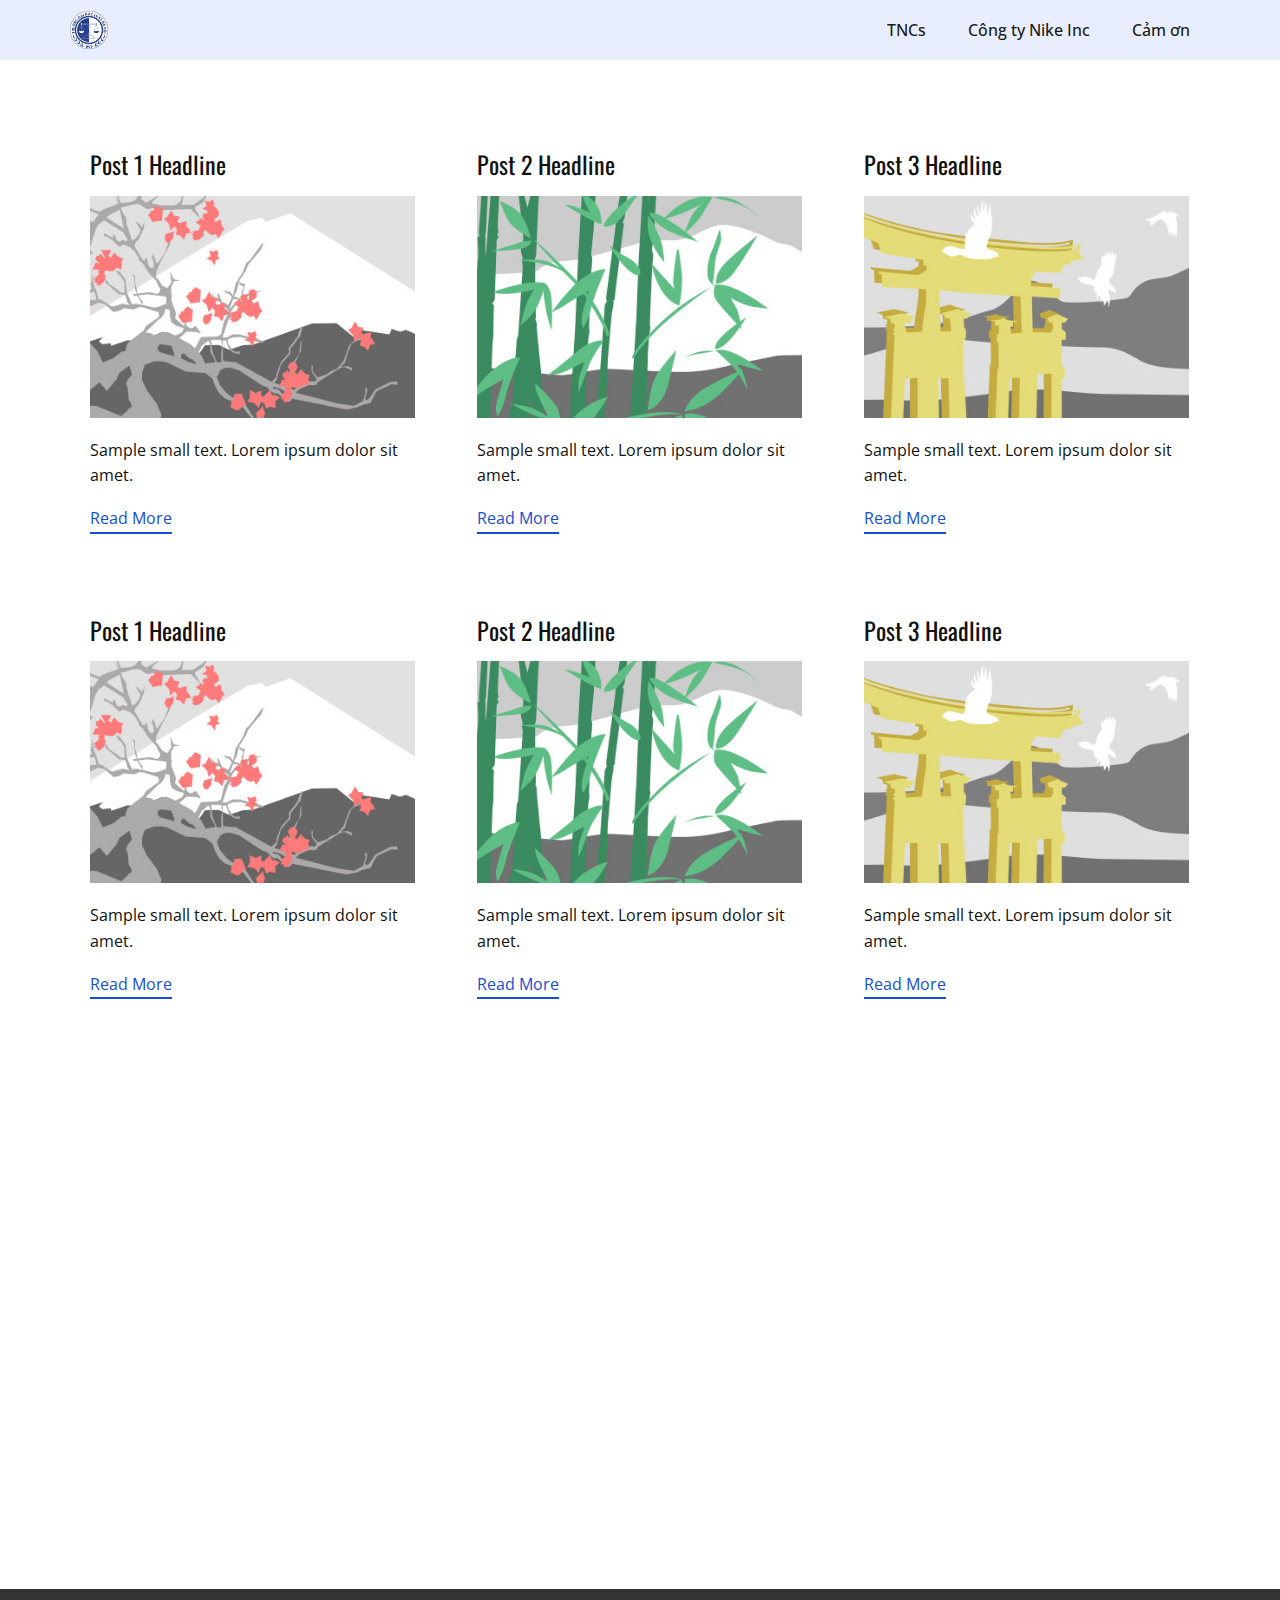
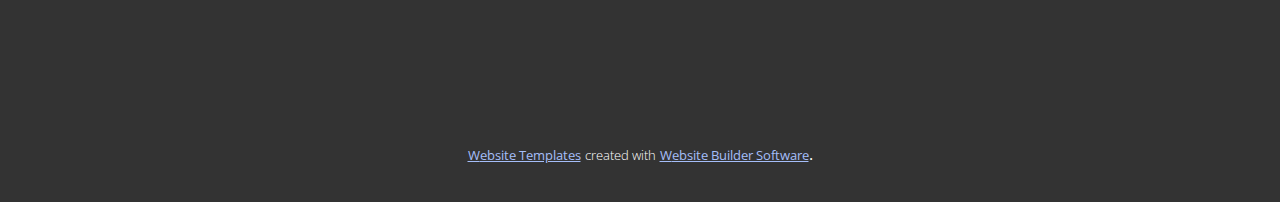
<file: blog/blog.html>
<html style="font-size: 16px;"><head>
    <meta name="viewport" content="width=device-width, initial-scale=1.0">
    <meta charset="utf-8">
    <meta name="keywords" content="">
    <meta name="description" content="">
    <meta name="page_type" content="np-template-header-footer-from-plugin">
    <title>Blog Template</title>
    <link rel="stylesheet" href="../nicepage.css" media="screen">
<link rel="stylesheet" href="../Blog-Template.css" media="screen">
    <script class="u-script" type="text/javascript" src="../jquery.js" defer=""></script>
    <script class="u-script" type="text/javascript" src="../nicepage.js" defer=""></script>
    <meta name="generator" content="Nicepage 3.17.2, nicepage.com">
    <link id="u-theme-google-font" rel="stylesheet" href="https://fonts.googleapis.com/css?family=Oswald:200,300,400,500,600,700|Open+Sans:300,300i,400,400i,600,600i,700,700i,800,800i">
    
    
    
    <script type="application/ld+json">{
		"@context": "http://schema.org",
		"@type": "Organization",
		"name": "",
		"logo": "images/logohlu600x600-02.png"
}</script>
    <meta property="og:title" content="Blog Template">
    <meta property="og:type" content="website">
    <meta name="theme-color" content="#184ed2">
  </head>
  <body class="u-body"><header class="u-clearfix u-header u-palette-1-light-3 u-sticky u-header" id="sec-1151"><div class="u-clearfix u-sheet u-sheet-1">
        <a href="#" class="u-image u-logo u-image-1" data-image-width="601" data-image-height="601">
          <img src="../images/logohlu600x600-02.png" class="u-logo-image u-logo-image-1" data-image-width="37.8462">
        </a>
        <nav class="u-menu u-menu-dropdown u-offcanvas u-menu-1" data-responsive-from="XS">
          <div class="menu-collapse" style="font-size: 1rem; letter-spacing: 0px; font-weight: 500;" wfd-invisible="true">
            <a class="u-button-style u-custom-active-color u-custom-border u-custom-border-color u-custom-hover-color u-custom-left-right-menu-spacing u-custom-padding-bottom u-custom-text-active-color u-custom-text-color u-custom-text-hover-color u-custom-top-bottom-menu-spacing u-nav-link u-text-active-palette-1-base u-text-hover-palette-2-base" href="#">
              <svg><use xmlns:xlink="http://www.w3.org/1999/xlink" xlink:href="#menu-hamburger"></use></svg>
              <svg version="1.1" xmlns="http://www.w3.org/2000/svg" xmlns:xlink="http://www.w3.org/1999/xlink"><defs><symbol id="menu-hamburger" viewBox="0 0 16 16" style="width: 16px; height: 16px;"><rect y="1" width="16" height="2"></rect><rect y="7" width="16" height="2"></rect><rect y="13" width="16" height="2"></rect>
</symbol>
</defs></svg>
            </a>
          </div>
          <div class="u-custom-menu u-nav-container" wfd-invisible="true">
            <ul class="u-nav u-spacing-2 u-unstyled u-nav-1"><li class="u-nav-item"><a class="u-active-grey-5 u-button-style u-hover-grey-10 u-nav-link u-text-active-grey-90 u-text-grey-90 u-text-hover-grey-90" href="../TNCs.html" style="padding: 10px 20px;">TNCs</a><div class="u-nav-popup"><ul class="u-h-spacing-20 u-nav u-unstyled u-v-spacing-10 u-nav-2"><li class="u-nav-item"><a class="u-button-style u-nav-link u-white" href="../TNCs.html#carousel_3de2" data-page-id="1896912521">TNCs ?</a>
</li><li class="u-nav-item"><a class="u-button-style u-nav-link u-white" href="../TNCs.html#carousel_6a96" data-page-id="1896912521">Vai trò</a>
</li><li class="u-nav-item"><a class="u-button-style u-nav-link u-white" href="../TNCs.html#carousel_5685" data-page-id="1896912521">Tham gia</a>
</li><li class="u-nav-item"><a class="u-button-style u-nav-link u-white" href="../TNCs.html#carousel_a2b5" data-page-id="1896912521">Mục đích</a>
</li><li class="u-nav-item"><a class="u-button-style u-nav-link u-white" href="../TNCs.html#sec-454e" data-page-id="1896912521">Năng lực</a>
</li><li class="u-nav-item"><a class="u-button-style u-nav-link u-white" href="../TNCs.html#carousel_3b13" data-page-id="1896912521">Ảnh hưởng</a>
</li></ul>
</div>
</li><li class="u-nav-item"><a class="u-active-grey-5 u-button-style u-hover-grey-10 u-nav-link u-text-active-grey-90 u-text-grey-90 u-text-hover-grey-90" href="../Công-ty-Nike-Inc.html" style="padding: 10px 20px;">Công ty Nike Inc</a><div class="u-nav-popup"><ul class="u-h-spacing-20 u-nav u-unstyled u-v-spacing-10 u-nav-3"><li class="u-nav-item"><a class="u-button-style u-nav-link u-white" href="../Công-ty-Nike-Inc.html#carousel_6a96" data-page-id="188976686">Vai trò</a>
</li><li class="u-nav-item"><a class="u-button-style u-nav-link u-white" href="../Công-ty-Nike-Inc.html#carousel_5685" data-page-id="188976686">Tham gia</a>
</li><li class="u-nav-item"><a class="u-button-style u-nav-link u-white" href="../Công-ty-Nike-Inc.html#carousel_a2b5" data-page-id="188976686">Mục đích</a>
</li><li class="u-nav-item"><a class="u-button-style u-nav-link u-white" href="../Công-ty-Nike-Inc.html#sec-454e" data-page-id="188976686">Năng lực</a>
</li><li class="u-nav-item"><a class="u-button-style u-nav-link u-white" href="../Công-ty-Nike-Inc.html#carousel_3b13" data-page-id="188976686">Ảnh hưởng</a>
</li></ul>
</div>
</li><li class="u-nav-item"><a class="u-active-grey-5 u-button-style u-hover-grey-10 u-nav-link u-text-active-grey-90 u-text-grey-90 u-text-hover-grey-90" href="../Cảm-ơn.html" style="padding: 10px 20px;">Cảm ơn</a>
</li></ul>
          </div>
          <div class="u-custom-menu u-nav-container-collapse" wfd-invisible="true">
            <div class="u-black u-container-style u-inner-container-layout u-opacity u-opacity-95 u-sidenav">
              <div class="u-sidenav-overflow">
                <div class="u-menu-close"></div>
                <ul class="u-align-center u-nav u-popupmenu-items u-unstyled u-nav-4"><li class="u-nav-item"><a class="u-button-style u-nav-link" href="../TNCs.html" style="padding: 10px 20px;">TNCs</a><div class="u-nav-popup"><ul class="u-h-spacing-20 u-nav u-unstyled u-v-spacing-10 u-nav-5"><li class="u-nav-item"><a class="u-button-style u-nav-link" href="../TNCs.html#carousel_3de2" data-page-id="1896912521">TNCs ?</a>
</li><li class="u-nav-item"><a class="u-button-style u-nav-link" href="../TNCs.html#carousel_6a96" data-page-id="1896912521">Vai trò</a>
</li><li class="u-nav-item"><a class="u-button-style u-nav-link" href="../TNCs.html#carousel_5685" data-page-id="1896912521">Tham gia</a>
</li><li class="u-nav-item"><a class="u-button-style u-nav-link" href="../TNCs.html#carousel_a2b5" data-page-id="1896912521">Mục đích</a>
</li><li class="u-nav-item"><a class="u-button-style u-nav-link" href="../TNCs.html#sec-454e" data-page-id="1896912521">Năng lực</a>
</li><li class="u-nav-item"><a class="u-button-style u-nav-link" href="../TNCs.html#carousel_3b13" data-page-id="1896912521">Ảnh hưởng</a>
</li></ul>
</div>
</li><li class="u-nav-item"><a class="u-button-style u-nav-link" href="../Công-ty-Nike-Inc.html" style="padding: 10px 20px;">Công ty Nike Inc</a><div class="u-nav-popup"><ul class="u-h-spacing-20 u-nav u-unstyled u-v-spacing-10 u-nav-6"><li class="u-nav-item"><a class="u-button-style u-nav-link" href="../Công-ty-Nike-Inc.html#carousel_6a96" data-page-id="188976686">Vai trò</a>
</li><li class="u-nav-item"><a class="u-button-style u-nav-link" href="../Công-ty-Nike-Inc.html#carousel_5685" data-page-id="188976686">Tham gia</a>
</li><li class="u-nav-item"><a class="u-button-style u-nav-link" href="../Công-ty-Nike-Inc.html#carousel_a2b5" data-page-id="188976686">Mục đích</a>
</li><li class="u-nav-item"><a class="u-button-style u-nav-link" href="../Công-ty-Nike-Inc.html#sec-454e" data-page-id="188976686">Năng lực</a>
</li><li class="u-nav-item"><a class="u-button-style u-nav-link" href="../Công-ty-Nike-Inc.html#carousel_3b13" data-page-id="188976686">Ảnh hưởng</a>
</li></ul>
</div>
</li><li class="u-nav-item"><a class="u-button-style u-nav-link" href="../Cảm-ơn.html" style="padding: 10px 20px;">Cảm ơn</a>
</li></ul>
              </div>
            </div>
            <div class="u-black u-menu-overlay u-opacity u-opacity-70" wfd-invisible="true"></div>
          </div>
        </nav>
      </div></header>
    <section class="u-clearfix u-section-1" id="sec-f42f">
      <div class="u-clearfix u-sheet u-valign-middle u-sheet-1"><!--blog--><!--blog_options_json--><!--{"type":"Recent","source":"","tags":"","count":""}--><!--/blog_options_json-->
        <div class="u-blog u-expanded-width u-repeater u-repeater-1"><!--blog_post-->
          <div class="u-blog-post u-container-style u-repeater-item u-white u-repeater-item-1">
            <div class="u-container-layout u-similar-container u-valign-top u-container-layout-1"><!--blog_post_header-->
              <h4 class="u-blog-control u-text u-text-1">
                <a class="u-post-header-link" href="../blog/post.html"><!--blog_post_header_content-->Post 1 Headline<!--/blog_post_header_content--></a>
              </h4><!--/blog_post_header--><!--blog_post_image-->
              <a class="u-post-header-link" href="../blog/post.html"><img alt="" class="u-blog-control u-expanded-width u-image u-image-default u-image-1" src="[data-uri]"></a><!--/blog_post_image--><!--blog_post_content-->
              <div class="u-blog-control u-post-content u-text u-text-2 fr-view">Sample small text. Lorem ipsum dolor sit amet.</div><!--/blog_post_content--><!--blog_post_readmore-->
              <a href="../blog/post.html" class="u-blog-control u-border-2 u-border-palette-1-base u-btn u-btn-rectangle u-button-style u-none u-btn-1"><!--blog_post_readmore_content-->Read More<!--/blog_post_readmore_content--></a><!--/blog_post_readmore-->
            </div>
          </div><div class="u-blog-post u-container-style u-repeater-item u-video-cover u-white">
            <div class="u-container-layout u-similar-container u-valign-top u-container-layout-2"><!--blog_post_header-->
              <h4 class="u-blog-control u-text u-text-3">
                <a class="u-post-header-link" href="../blog/post-1.html"><!--blog_post_header_content-->Post 2 Headline<!--/blog_post_header_content--></a>
              </h4><!--/blog_post_header--><!--blog_post_image-->
              <a class="u-post-header-link" href="../blog/post-1.html"><img alt="" class="u-blog-control u-expanded-width u-image u-image-default u-image-2" src="[data-uri]"></a><!--/blog_post_image--><!--blog_post_content-->
              <div class="u-blog-control u-post-content u-text u-text-4 fr-view">Sample small text. Lorem ipsum dolor sit amet.</div><!--/blog_post_content--><!--blog_post_readmore-->
              <a href="../blog/post-1.html" class="u-blog-control u-border-2 u-border-palette-1-base u-btn u-btn-rectangle u-button-style u-none u-btn-2"><!--blog_post_readmore_content-->Read More<!--/blog_post_readmore_content--></a><!--/blog_post_readmore-->
            </div>
          </div><div class="u-blog-post u-container-style u-repeater-item u-video-cover u-white">
            <div class="u-container-layout u-similar-container u-valign-top u-container-layout-3"><!--blog_post_header-->
              <h4 class="u-blog-control u-text u-text-5">
                <a class="u-post-header-link" href="../blog/post-2.html"><!--blog_post_header_content-->Post 3 Headline<!--/blog_post_header_content--></a>
              </h4><!--/blog_post_header--><!--blog_post_image-->
              <a class="u-post-header-link" href="../blog/post-2.html"><img alt="" class="u-blog-control u-expanded-width u-image u-image-default u-image-3" src="[data-uri]"></a><!--/blog_post_image--><!--blog_post_content-->
              <div class="u-blog-control u-post-content u-text u-text-6 fr-view">Sample small text. Lorem ipsum dolor sit amet.</div><!--/blog_post_content--><!--blog_post_readmore-->
              <a href="../blog/post-2.html" class="u-blog-control u-border-2 u-border-palette-1-base u-btn u-btn-rectangle u-button-style u-none u-btn-3"><!--blog_post_readmore_content-->Read More<!--/blog_post_readmore_content--></a><!--/blog_post_readmore-->
            </div>
          </div><div class="u-blog-post u-container-style u-repeater-item u-white u-repeater-item-1">
            <div class="u-container-layout u-similar-container u-valign-top u-container-layout-1"><!--blog_post_header-->
              <h4 class="u-blog-control u-text u-text-1">
                <a class="u-post-header-link" href="../blog/post-3.html"><!--blog_post_header_content-->Post 1 Headline<!--/blog_post_header_content--></a>
              </h4><!--/blog_post_header--><!--blog_post_image-->
              <a class="u-post-header-link" href="../blog/post-3.html"><img alt="" class="u-blog-control u-expanded-width u-image u-image-default u-image-1" src="[data-uri]"></a><!--/blog_post_image--><!--blog_post_content-->
              <div class="u-blog-control u-post-content u-text u-text-2 fr-view">Sample small text. Lorem ipsum dolor sit amet.</div><!--/blog_post_content--><!--blog_post_readmore-->
              <a href="../blog/post-3.html" class="u-blog-control u-border-2 u-border-palette-1-base u-btn u-btn-rectangle u-button-style u-none u-btn-1"><!--blog_post_readmore_content-->Read More<!--/blog_post_readmore_content--></a><!--/blog_post_readmore-->
            </div>
          </div><div class="u-blog-post u-container-style u-repeater-item u-video-cover u-white">
            <div class="u-container-layout u-similar-container u-valign-top u-container-layout-2"><!--blog_post_header-->
              <h4 class="u-blog-control u-text u-text-3">
                <a class="u-post-header-link" href="../blog/post-4.html"><!--blog_post_header_content-->Post 2 Headline<!--/blog_post_header_content--></a>
              </h4><!--/blog_post_header--><!--blog_post_image-->
              <a class="u-post-header-link" href="../blog/post-4.html"><img alt="" class="u-blog-control u-expanded-width u-image u-image-default u-image-2" src="[data-uri]"></a><!--/blog_post_image--><!--blog_post_content-->
              <div class="u-blog-control u-post-content u-text u-text-4 fr-view">Sample small text. Lorem ipsum dolor sit amet.</div><!--/blog_post_content--><!--blog_post_readmore-->
              <a href="../blog/post-4.html" class="u-blog-control u-border-2 u-border-palette-1-base u-btn u-btn-rectangle u-button-style u-none u-btn-2"><!--blog_post_readmore_content-->Read More<!--/blog_post_readmore_content--></a><!--/blog_post_readmore-->
            </div>
          </div><div class="u-blog-post u-container-style u-repeater-item u-video-cover u-white">
            <div class="u-container-layout u-similar-container u-valign-top u-container-layout-3"><!--blog_post_header-->
              <h4 class="u-blog-control u-text u-text-5">
                <a class="u-post-header-link" href="../blog/post-5.html"><!--blog_post_header_content-->Post 3 Headline<!--/blog_post_header_content--></a>
              </h4><!--/blog_post_header--><!--blog_post_image-->
              <a class="u-post-header-link" href="../blog/post-5.html"><img alt="" class="u-blog-control u-expanded-width u-image u-image-default u-image-3" src="[data-uri]"></a><!--/blog_post_image--><!--blog_post_content-->
              <div class="u-blog-control u-post-content u-text u-text-6 fr-view">Sample small text. Lorem ipsum dolor sit amet.</div><!--/blog_post_content--><!--blog_post_readmore-->
              <a href="../blog/post-5.html" class="u-blog-control u-border-2 u-border-palette-1-base u-btn u-btn-rectangle u-button-style u-none u-btn-3"><!--blog_post_readmore_content-->Read More<!--/blog_post_readmore_content--></a><!--/blog_post_readmore-->
            </div>
          </div><!--/blog_post--><!--blog_post-->
          <!--/blog_post--><!--blog_post-->
          <!--/blog_post-->
        </div><!--/blog-->
      </div>
    </section>
    <section class="u-clearfix u-section-2" id="sec-da37">
      <div class="u-clearfix u-sheet u-sheet-1"></div>
    </section>
    
    
    <footer class="u-align-left u-clearfix u-footer u-grey-80 u-footer" id="sec-338e"><div class="u-clearfix u-sheet u-sheet-1"></div></footer>
    <section class="u-backlink u-clearfix u-grey-80">
      <a class="u-link" href="https://nicepage.com/website-templates" target="_blank">
        <span>Website Templates</span>
      </a>
      <p class="u-text">
        <span>created with</span>
      </p>
      <a class="u-link" href="https://nicepage.com/" target="_blank">
        <span>Website Builder Software</span>
      </a>. 
    </section>
  
</body></html>
</file>
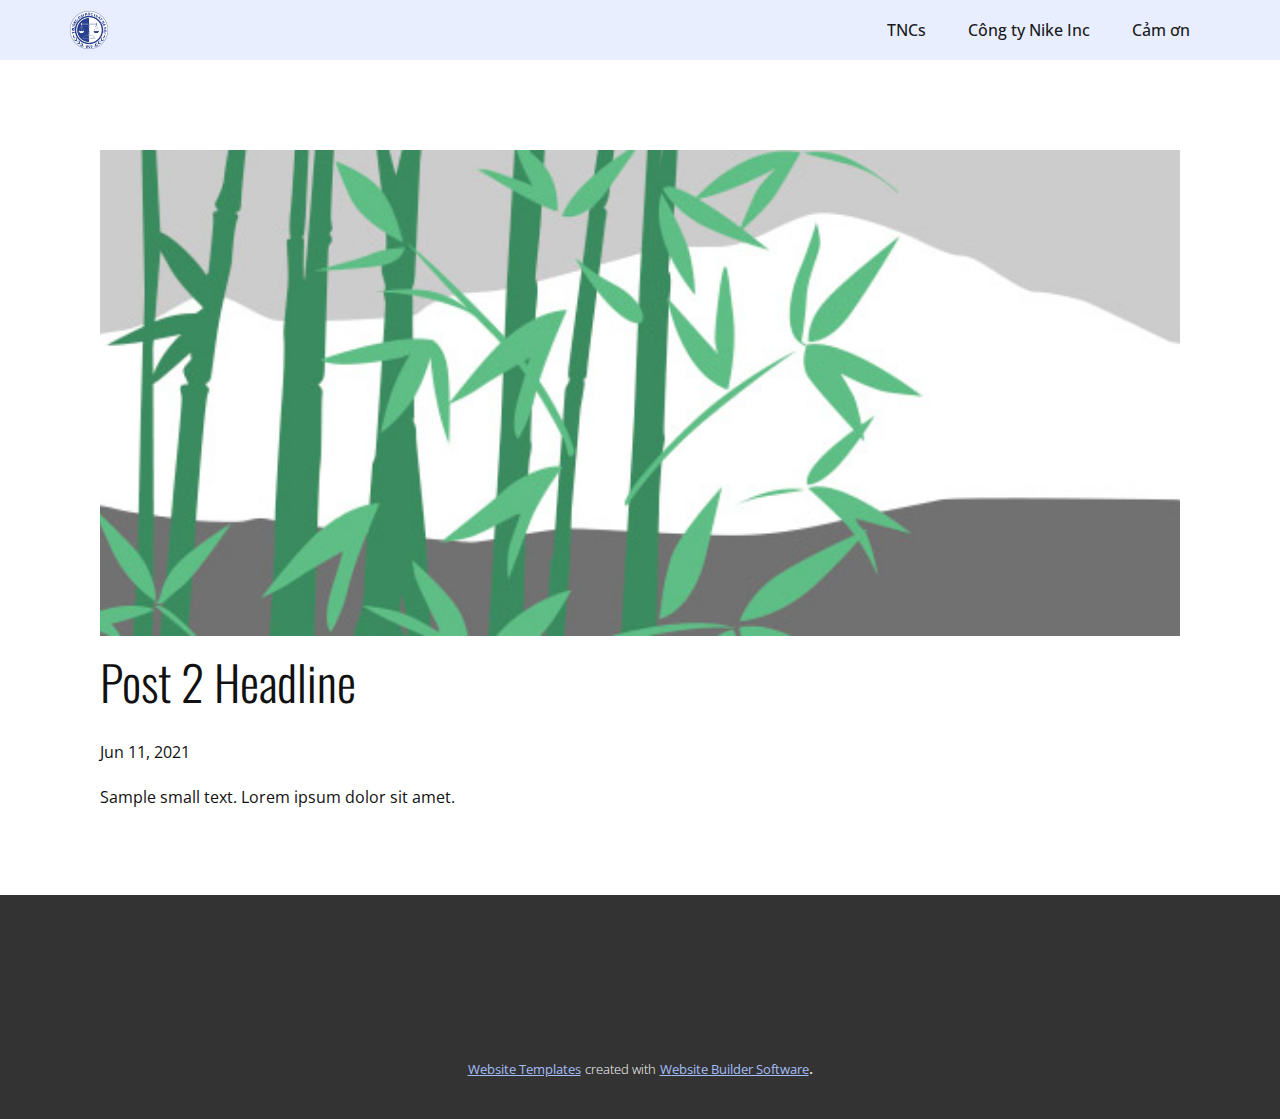
<file: blog/post-1.html>
<!doctype html>
<html style="font-size: 16px;"><head>
    <meta name="viewport" content="width=device-width, initial-scale=1.0">
    <meta charset="utf-8">
    <meta name="keywords" content="Post 1 Headline">
    <meta name="description" content="">
    <meta name="page_type" content="np-template-header-footer-from-plugin">
    <title>Post 2 Headline</title>
    <link rel="stylesheet" href="../nicepage.css" media="screen">
<link rel="stylesheet" href="../Post-Template.css" media="screen">
    <script class="u-script" type="text/javascript" src="../jquery.js" defer=""></script>
    <script class="u-script" type="text/javascript" src="../nicepage.js" defer=""></script>
    <meta name="generator" content="Nicepage 3.17.2, nicepage.com">
    <link id="u-theme-google-font" rel="stylesheet" href="https://fonts.googleapis.com/css?family=Oswald:200,300,400,500,600,700|Open+Sans:300,300i,400,400i,600,600i,700,700i,800,800i">
    <link id="u-page-google-font" rel="stylesheet" href="https://fonts.googleapis.com/css?family=Oswald:200,300,400,500,600,700">
    
    
    <script type="application/ld+json">{
		"@context": "http://schema.org",
		"@type": "Organization",
		"name": "",
		"logo": "images/logohlu600x600-02.png"
}</script>
    <meta property="og:title" content="Post Template">
    <meta property="og:type" content="website">
    <meta name="theme-color" content="#184ed2">
  </head>
  <body class="u-body"><header class="u-clearfix u-header u-palette-1-light-3 u-sticky u-header" id="sec-1151"><div class="u-clearfix u-sheet u-sheet-1">
        <a href="#" class="u-image u-logo u-image-1" data-image-width="601" data-image-height="601">
          <img src="../images/logohlu600x600-02.png" class="u-logo-image u-logo-image-1" data-image-width="37.8462">
        </a>
        <nav class="u-menu u-menu-dropdown u-offcanvas u-menu-1" data-responsive-from="XS">
          <div class="menu-collapse" style="font-size: 1rem; letter-spacing: 0px; font-weight: 500;" wfd-invisible="true">
            <a class="u-button-style u-custom-active-color u-custom-border u-custom-border-color u-custom-hover-color u-custom-left-right-menu-spacing u-custom-padding-bottom u-custom-text-active-color u-custom-text-color u-custom-text-hover-color u-custom-top-bottom-menu-spacing u-nav-link u-text-active-palette-1-base u-text-hover-palette-2-base" href="#">
              <svg><use xmlns:xlink="http://www.w3.org/1999/xlink" xlink:href="#menu-hamburger"></use></svg>
              <svg version="1.1" xmlns="http://www.w3.org/2000/svg" xmlns:xlink="http://www.w3.org/1999/xlink"><defs><symbol id="menu-hamburger" viewBox="0 0 16 16" style="width: 16px; height: 16px;"><rect y="1" width="16" height="2"></rect><rect y="7" width="16" height="2"></rect><rect y="13" width="16" height="2"></rect>
</symbol>
</defs></svg>
            </a>
          </div>
          <div class="u-custom-menu u-nav-container" wfd-invisible="true">
            <ul class="u-nav u-spacing-2 u-unstyled u-nav-1"><li class="u-nav-item"><a class="u-active-grey-5 u-button-style u-hover-grey-10 u-nav-link u-text-active-grey-90 u-text-grey-90 u-text-hover-grey-90" href="../TNCs.html" style="padding: 10px 20px;">TNCs</a><div class="u-nav-popup"><ul class="u-h-spacing-20 u-nav u-unstyled u-v-spacing-10 u-nav-2"><li class="u-nav-item"><a class="u-button-style u-nav-link u-white" href="../TNCs.html#carousel_3de2" data-page-id="1896912521">TNCs ?</a>
</li><li class="u-nav-item"><a class="u-button-style u-nav-link u-white" href="../TNCs.html#carousel_6a96" data-page-id="1896912521">Vai trò</a>
</li><li class="u-nav-item"><a class="u-button-style u-nav-link u-white" href="../TNCs.html#carousel_5685" data-page-id="1896912521">Tham gia</a>
</li><li class="u-nav-item"><a class="u-button-style u-nav-link u-white" href="../TNCs.html#carousel_a2b5" data-page-id="1896912521">Mục đích</a>
</li><li class="u-nav-item"><a class="u-button-style u-nav-link u-white" href="../TNCs.html#sec-454e" data-page-id="1896912521">Năng lực</a>
</li><li class="u-nav-item"><a class="u-button-style u-nav-link u-white" href="../TNCs.html#carousel_3b13" data-page-id="1896912521">Ảnh hưởng</a>
</li></ul>
</div>
</li><li class="u-nav-item"><a class="u-active-grey-5 u-button-style u-hover-grey-10 u-nav-link u-text-active-grey-90 u-text-grey-90 u-text-hover-grey-90" href="../Công-ty-Nike-Inc.html" style="padding: 10px 20px;">Công ty Nike Inc</a><div class="u-nav-popup"><ul class="u-h-spacing-20 u-nav u-unstyled u-v-spacing-10 u-nav-3"><li class="u-nav-item"><a class="u-button-style u-nav-link u-white" href="../Công-ty-Nike-Inc.html#carousel_6a96" data-page-id="188976686">Vai trò</a>
</li><li class="u-nav-item"><a class="u-button-style u-nav-link u-white" href="../Công-ty-Nike-Inc.html#carousel_5685" data-page-id="188976686">Tham gia</a>
</li><li class="u-nav-item"><a class="u-button-style u-nav-link u-white" href="../Công-ty-Nike-Inc.html#carousel_a2b5" data-page-id="188976686">Mục đích</a>
</li><li class="u-nav-item"><a class="u-button-style u-nav-link u-white" href="../Công-ty-Nike-Inc.html#sec-454e" data-page-id="188976686">Năng lực</a>
</li><li class="u-nav-item"><a class="u-button-style u-nav-link u-white" href="../Công-ty-Nike-Inc.html#carousel_3b13" data-page-id="188976686">Ảnh hưởng</a>
</li></ul>
</div>
</li><li class="u-nav-item"><a class="u-active-grey-5 u-button-style u-hover-grey-10 u-nav-link u-text-active-grey-90 u-text-grey-90 u-text-hover-grey-90" href="../Cảm-ơn.html" style="padding: 10px 20px;">Cảm ơn</a>
</li></ul>
          </div>
          <div class="u-custom-menu u-nav-container-collapse" wfd-invisible="true">
            <div class="u-black u-container-style u-inner-container-layout u-opacity u-opacity-95 u-sidenav">
              <div class="u-sidenav-overflow">
                <div class="u-menu-close"></div>
                <ul class="u-align-center u-nav u-popupmenu-items u-unstyled u-nav-4"><li class="u-nav-item"><a class="u-button-style u-nav-link" href="../TNCs.html" style="padding: 10px 20px;">TNCs</a><div class="u-nav-popup"><ul class="u-h-spacing-20 u-nav u-unstyled u-v-spacing-10 u-nav-5"><li class="u-nav-item"><a class="u-button-style u-nav-link" href="../TNCs.html#carousel_3de2" data-page-id="1896912521">TNCs ?</a>
</li><li class="u-nav-item"><a class="u-button-style u-nav-link" href="../TNCs.html#carousel_6a96" data-page-id="1896912521">Vai trò</a>
</li><li class="u-nav-item"><a class="u-button-style u-nav-link" href="../TNCs.html#carousel_5685" data-page-id="1896912521">Tham gia</a>
</li><li class="u-nav-item"><a class="u-button-style u-nav-link" href="../TNCs.html#carousel_a2b5" data-page-id="1896912521">Mục đích</a>
</li><li class="u-nav-item"><a class="u-button-style u-nav-link" href="../TNCs.html#sec-454e" data-page-id="1896912521">Năng lực</a>
</li><li class="u-nav-item"><a class="u-button-style u-nav-link" href="../TNCs.html#carousel_3b13" data-page-id="1896912521">Ảnh hưởng</a>
</li></ul>
</div>
</li><li class="u-nav-item"><a class="u-button-style u-nav-link" href="../Công-ty-Nike-Inc.html" style="padding: 10px 20px;">Công ty Nike Inc</a><div class="u-nav-popup"><ul class="u-h-spacing-20 u-nav u-unstyled u-v-spacing-10 u-nav-6"><li class="u-nav-item"><a class="u-button-style u-nav-link" href="../Công-ty-Nike-Inc.html#carousel_6a96" data-page-id="188976686">Vai trò</a>
</li><li class="u-nav-item"><a class="u-button-style u-nav-link" href="../Công-ty-Nike-Inc.html#carousel_5685" data-page-id="188976686">Tham gia</a>
</li><li class="u-nav-item"><a class="u-button-style u-nav-link" href="../Công-ty-Nike-Inc.html#carousel_a2b5" data-page-id="188976686">Mục đích</a>
</li><li class="u-nav-item"><a class="u-button-style u-nav-link" href="../Công-ty-Nike-Inc.html#sec-454e" data-page-id="188976686">Năng lực</a>
</li><li class="u-nav-item"><a class="u-button-style u-nav-link" href="../Công-ty-Nike-Inc.html#carousel_3b13" data-page-id="188976686">Ảnh hưởng</a>
</li></ul>
</div>
</li><li class="u-nav-item"><a class="u-button-style u-nav-link" href="../Cảm-ơn.html" style="padding: 10px 20px;">Cảm ơn</a>
</li></ul>
              </div>
            </div>
            <div class="u-black u-menu-overlay u-opacity u-opacity-70" wfd-invisible="true"></div>
          </div>
        </nav>
      </div></header>
    <section class="u-align-center u-clearfix u-section-1" id="sec-c6c2">
      <div class="u-clearfix u-sheet u-valign-middle-md u-valign-middle-sm u-valign-middle-xs u-sheet-1"><!--post_details--><!--post_details_options_json--><!--{"source":""}--><!--/post_details_options_json--><!--blog_post-->
        <div class="u-container-style u-expanded-width u-post-details u-post-details-1">
          <div class="u-container-layout u-valign-middle u-container-layout-1"><!--blog_post_image-->
            <img alt="" class="u-blog-control u-expanded-width u-image u-image-default u-image-1" src="[data-uri]"><!--/blog_post_image--><!--blog_post_header-->
            <h2 class="u-blog-control u-text u-text-1">Post 2 Headline</h2><!--/blog_post_header--><!--blog_post_metadata-->
            <div class="u-blog-control u-metadata u-metadata-1"><!--blog_post_metadata_date-->
              <span class="u-meta-date u-meta-icon">Jun 11, 2021</span><!--/blog_post_metadata_date--><!--blog_post_metadata_category-->
              <!--/blog_post_metadata_category--><!--blog_post_metadata_comments-->
              <!--/blog_post_metadata_comments-->
            </div><!--/blog_post_metadata--><!--blog_post_content-->
            <div class="u-align-justify u-blog-control u-post-content u-text u-text-2 fr-view">
  Sample small text. Lorem ipsum dolor sit amet.
  </div><!--/blog_post_content-->
          </div>
        </div><!--/blog_post--><!--/post_details-->
      </div>
    </section>
    
    
    <footer class="u-align-left u-clearfix u-footer u-grey-80 u-footer" id="sec-338e"><div class="u-clearfix u-sheet u-sheet-1"></div></footer>
    <section class="u-backlink u-clearfix u-grey-80">
      <a class="u-link" href="https://nicepage.com/website-templates" target="_blank">
        <span>Website Templates</span>
      </a>
      <p class="u-text">
        <span>created with</span>
      </p>
      <a class="u-link" href="https://nicepage.com/" target="_blank">
        <span>Website Builder Software</span>
      </a>. 
    </section>
  
</body></html>
</file>
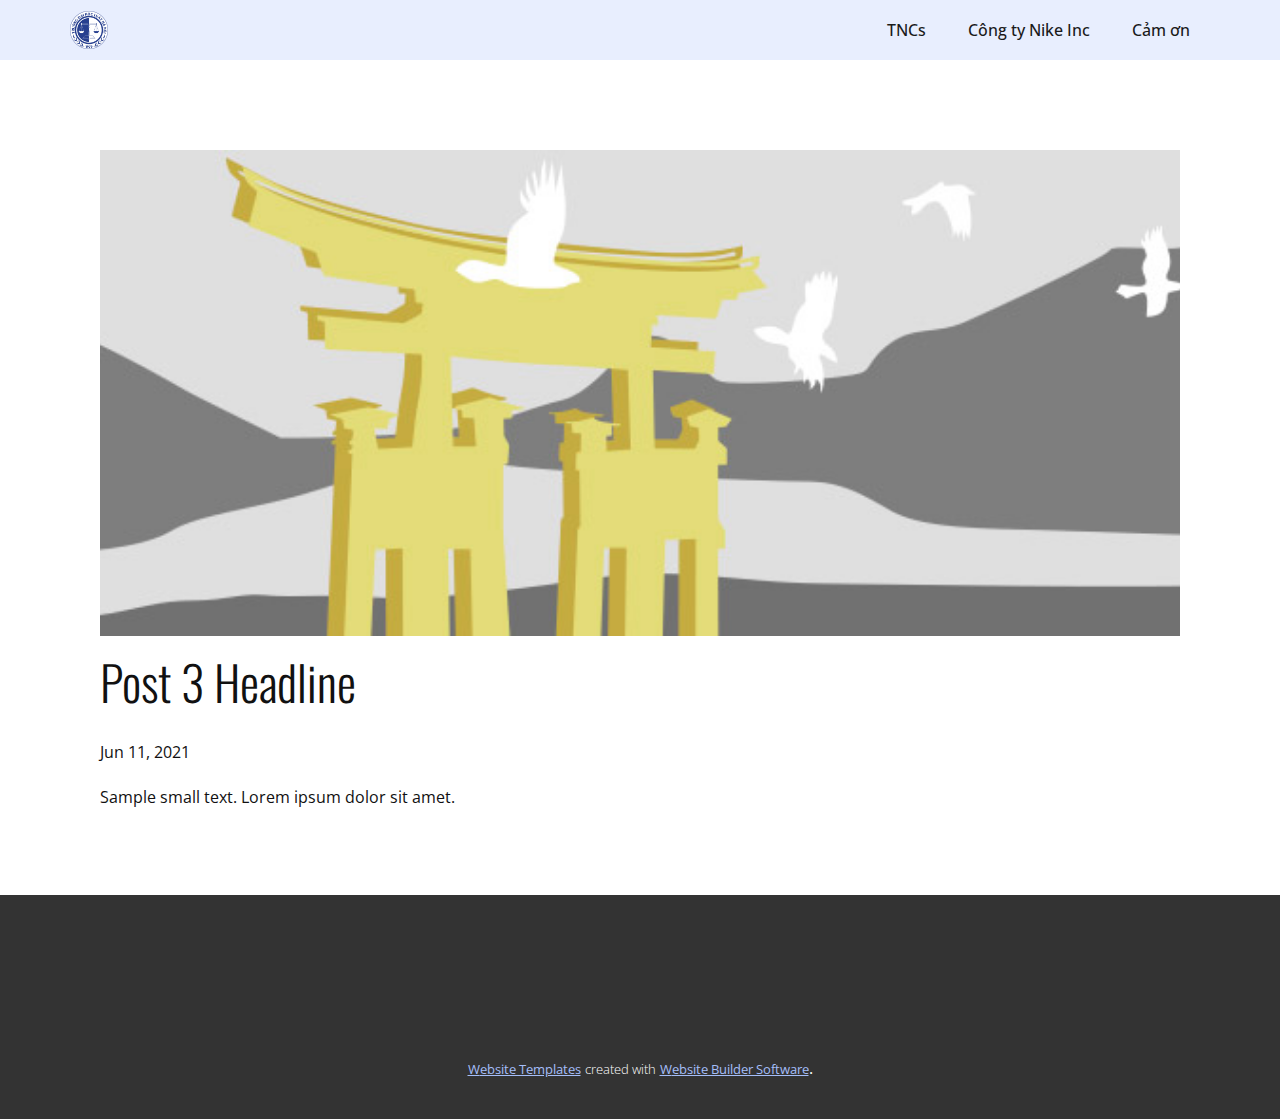
<file: blog/post-2.html>
<!doctype html>
<html style="font-size: 16px;"><head>
    <meta name="viewport" content="width=device-width, initial-scale=1.0">
    <meta charset="utf-8">
    <meta name="keywords" content="Post 1 Headline">
    <meta name="description" content="">
    <meta name="page_type" content="np-template-header-footer-from-plugin">
    <title>Post 3 Headline</title>
    <link rel="stylesheet" href="../nicepage.css" media="screen">
<link rel="stylesheet" href="../Post-Template.css" media="screen">
    <script class="u-script" type="text/javascript" src="../jquery.js" defer=""></script>
    <script class="u-script" type="text/javascript" src="../nicepage.js" defer=""></script>
    <meta name="generator" content="Nicepage 3.17.2, nicepage.com">
    <link id="u-theme-google-font" rel="stylesheet" href="https://fonts.googleapis.com/css?family=Oswald:200,300,400,500,600,700|Open+Sans:300,300i,400,400i,600,600i,700,700i,800,800i">
    <link id="u-page-google-font" rel="stylesheet" href="https://fonts.googleapis.com/css?family=Oswald:200,300,400,500,600,700">
    
    
    <script type="application/ld+json">{
		"@context": "http://schema.org",
		"@type": "Organization",
		"name": "",
		"logo": "images/logohlu600x600-02.png"
}</script>
    <meta property="og:title" content="Post Template">
    <meta property="og:type" content="website">
    <meta name="theme-color" content="#184ed2">
  </head>
  <body class="u-body"><header class="u-clearfix u-header u-palette-1-light-3 u-sticky u-header" id="sec-1151"><div class="u-clearfix u-sheet u-sheet-1">
        <a href="#" class="u-image u-logo u-image-1" data-image-width="601" data-image-height="601">
          <img src="../images/logohlu600x600-02.png" class="u-logo-image u-logo-image-1" data-image-width="37.8462">
        </a>
        <nav class="u-menu u-menu-dropdown u-offcanvas u-menu-1" data-responsive-from="XS">
          <div class="menu-collapse" style="font-size: 1rem; letter-spacing: 0px; font-weight: 500;" wfd-invisible="true">
            <a class="u-button-style u-custom-active-color u-custom-border u-custom-border-color u-custom-hover-color u-custom-left-right-menu-spacing u-custom-padding-bottom u-custom-text-active-color u-custom-text-color u-custom-text-hover-color u-custom-top-bottom-menu-spacing u-nav-link u-text-active-palette-1-base u-text-hover-palette-2-base" href="#">
              <svg><use xmlns:xlink="http://www.w3.org/1999/xlink" xlink:href="#menu-hamburger"></use></svg>
              <svg version="1.1" xmlns="http://www.w3.org/2000/svg" xmlns:xlink="http://www.w3.org/1999/xlink"><defs><symbol id="menu-hamburger" viewBox="0 0 16 16" style="width: 16px; height: 16px;"><rect y="1" width="16" height="2"></rect><rect y="7" width="16" height="2"></rect><rect y="13" width="16" height="2"></rect>
</symbol>
</defs></svg>
            </a>
          </div>
          <div class="u-custom-menu u-nav-container" wfd-invisible="true">
            <ul class="u-nav u-spacing-2 u-unstyled u-nav-1"><li class="u-nav-item"><a class="u-active-grey-5 u-button-style u-hover-grey-10 u-nav-link u-text-active-grey-90 u-text-grey-90 u-text-hover-grey-90" href="../TNCs.html" style="padding: 10px 20px;">TNCs</a><div class="u-nav-popup"><ul class="u-h-spacing-20 u-nav u-unstyled u-v-spacing-10 u-nav-2"><li class="u-nav-item"><a class="u-button-style u-nav-link u-white" href="../TNCs.html#carousel_3de2" data-page-id="1896912521">TNCs ?</a>
</li><li class="u-nav-item"><a class="u-button-style u-nav-link u-white" href="../TNCs.html#carousel_6a96" data-page-id="1896912521">Vai trò</a>
</li><li class="u-nav-item"><a class="u-button-style u-nav-link u-white" href="../TNCs.html#carousel_5685" data-page-id="1896912521">Tham gia</a>
</li><li class="u-nav-item"><a class="u-button-style u-nav-link u-white" href="../TNCs.html#carousel_a2b5" data-page-id="1896912521">Mục đích</a>
</li><li class="u-nav-item"><a class="u-button-style u-nav-link u-white" href="../TNCs.html#sec-454e" data-page-id="1896912521">Năng lực</a>
</li><li class="u-nav-item"><a class="u-button-style u-nav-link u-white" href="../TNCs.html#carousel_3b13" data-page-id="1896912521">Ảnh hưởng</a>
</li></ul>
</div>
</li><li class="u-nav-item"><a class="u-active-grey-5 u-button-style u-hover-grey-10 u-nav-link u-text-active-grey-90 u-text-grey-90 u-text-hover-grey-90" href="../Công-ty-Nike-Inc.html" style="padding: 10px 20px;">Công ty Nike Inc</a><div class="u-nav-popup"><ul class="u-h-spacing-20 u-nav u-unstyled u-v-spacing-10 u-nav-3"><li class="u-nav-item"><a class="u-button-style u-nav-link u-white" href="../Công-ty-Nike-Inc.html#carousel_6a96" data-page-id="188976686">Vai trò</a>
</li><li class="u-nav-item"><a class="u-button-style u-nav-link u-white" href="../Công-ty-Nike-Inc.html#carousel_5685" data-page-id="188976686">Tham gia</a>
</li><li class="u-nav-item"><a class="u-button-style u-nav-link u-white" href="../Công-ty-Nike-Inc.html#carousel_a2b5" data-page-id="188976686">Mục đích</a>
</li><li class="u-nav-item"><a class="u-button-style u-nav-link u-white" href="../Công-ty-Nike-Inc.html#sec-454e" data-page-id="188976686">Năng lực</a>
</li><li class="u-nav-item"><a class="u-button-style u-nav-link u-white" href="../Công-ty-Nike-Inc.html#carousel_3b13" data-page-id="188976686">Ảnh hưởng</a>
</li></ul>
</div>
</li><li class="u-nav-item"><a class="u-active-grey-5 u-button-style u-hover-grey-10 u-nav-link u-text-active-grey-90 u-text-grey-90 u-text-hover-grey-90" href="../Cảm-ơn.html" style="padding: 10px 20px;">Cảm ơn</a>
</li></ul>
          </div>
          <div class="u-custom-menu u-nav-container-collapse" wfd-invisible="true">
            <div class="u-black u-container-style u-inner-container-layout u-opacity u-opacity-95 u-sidenav">
              <div class="u-sidenav-overflow">
                <div class="u-menu-close"></div>
                <ul class="u-align-center u-nav u-popupmenu-items u-unstyled u-nav-4"><li class="u-nav-item"><a class="u-button-style u-nav-link" href="../TNCs.html" style="padding: 10px 20px;">TNCs</a><div class="u-nav-popup"><ul class="u-h-spacing-20 u-nav u-unstyled u-v-spacing-10 u-nav-5"><li class="u-nav-item"><a class="u-button-style u-nav-link" href="../TNCs.html#carousel_3de2" data-page-id="1896912521">TNCs ?</a>
</li><li class="u-nav-item"><a class="u-button-style u-nav-link" href="../TNCs.html#carousel_6a96" data-page-id="1896912521">Vai trò</a>
</li><li class="u-nav-item"><a class="u-button-style u-nav-link" href="../TNCs.html#carousel_5685" data-page-id="1896912521">Tham gia</a>
</li><li class="u-nav-item"><a class="u-button-style u-nav-link" href="../TNCs.html#carousel_a2b5" data-page-id="1896912521">Mục đích</a>
</li><li class="u-nav-item"><a class="u-button-style u-nav-link" href="../TNCs.html#sec-454e" data-page-id="1896912521">Năng lực</a>
</li><li class="u-nav-item"><a class="u-button-style u-nav-link" href="../TNCs.html#carousel_3b13" data-page-id="1896912521">Ảnh hưởng</a>
</li></ul>
</div>
</li><li class="u-nav-item"><a class="u-button-style u-nav-link" href="../Công-ty-Nike-Inc.html" style="padding: 10px 20px;">Công ty Nike Inc</a><div class="u-nav-popup"><ul class="u-h-spacing-20 u-nav u-unstyled u-v-spacing-10 u-nav-6"><li class="u-nav-item"><a class="u-button-style u-nav-link" href="../Công-ty-Nike-Inc.html#carousel_6a96" data-page-id="188976686">Vai trò</a>
</li><li class="u-nav-item"><a class="u-button-style u-nav-link" href="../Công-ty-Nike-Inc.html#carousel_5685" data-page-id="188976686">Tham gia</a>
</li><li class="u-nav-item"><a class="u-button-style u-nav-link" href="../Công-ty-Nike-Inc.html#carousel_a2b5" data-page-id="188976686">Mục đích</a>
</li><li class="u-nav-item"><a class="u-button-style u-nav-link" href="../Công-ty-Nike-Inc.html#sec-454e" data-page-id="188976686">Năng lực</a>
</li><li class="u-nav-item"><a class="u-button-style u-nav-link" href="../Công-ty-Nike-Inc.html#carousel_3b13" data-page-id="188976686">Ảnh hưởng</a>
</li></ul>
</div>
</li><li class="u-nav-item"><a class="u-button-style u-nav-link" href="../Cảm-ơn.html" style="padding: 10px 20px;">Cảm ơn</a>
</li></ul>
              </div>
            </div>
            <div class="u-black u-menu-overlay u-opacity u-opacity-70" wfd-invisible="true"></div>
          </div>
        </nav>
      </div></header>
    <section class="u-align-center u-clearfix u-section-1" id="sec-c6c2">
      <div class="u-clearfix u-sheet u-valign-middle-md u-valign-middle-sm u-valign-middle-xs u-sheet-1"><!--post_details--><!--post_details_options_json--><!--{"source":""}--><!--/post_details_options_json--><!--blog_post-->
        <div class="u-container-style u-expanded-width u-post-details u-post-details-1">
          <div class="u-container-layout u-valign-middle u-container-layout-1"><!--blog_post_image-->
            <img alt="" class="u-blog-control u-expanded-width u-image u-image-default u-image-1" src="[data-uri]"><!--/blog_post_image--><!--blog_post_header-->
            <h2 class="u-blog-control u-text u-text-1">Post 3 Headline</h2><!--/blog_post_header--><!--blog_post_metadata-->
            <div class="u-blog-control u-metadata u-metadata-1"><!--blog_post_metadata_date-->
              <span class="u-meta-date u-meta-icon">Jun 11, 2021</span><!--/blog_post_metadata_date--><!--blog_post_metadata_category-->
              <!--/blog_post_metadata_category--><!--blog_post_metadata_comments-->
              <!--/blog_post_metadata_comments-->
            </div><!--/blog_post_metadata--><!--blog_post_content-->
            <div class="u-align-justify u-blog-control u-post-content u-text u-text-2 fr-view">
  Sample small text. Lorem ipsum dolor sit amet.
  </div><!--/blog_post_content-->
          </div>
        </div><!--/blog_post--><!--/post_details-->
      </div>
    </section>
    
    
    <footer class="u-align-left u-clearfix u-footer u-grey-80 u-footer" id="sec-338e"><div class="u-clearfix u-sheet u-sheet-1"></div></footer>
    <section class="u-backlink u-clearfix u-grey-80">
      <a class="u-link" href="https://nicepage.com/website-templates" target="_blank">
        <span>Website Templates</span>
      </a>
      <p class="u-text">
        <span>created with</span>
      </p>
      <a class="u-link" href="https://nicepage.com/" target="_blank">
        <span>Website Builder Software</span>
      </a>. 
    </section>
  
</body></html>
</file>
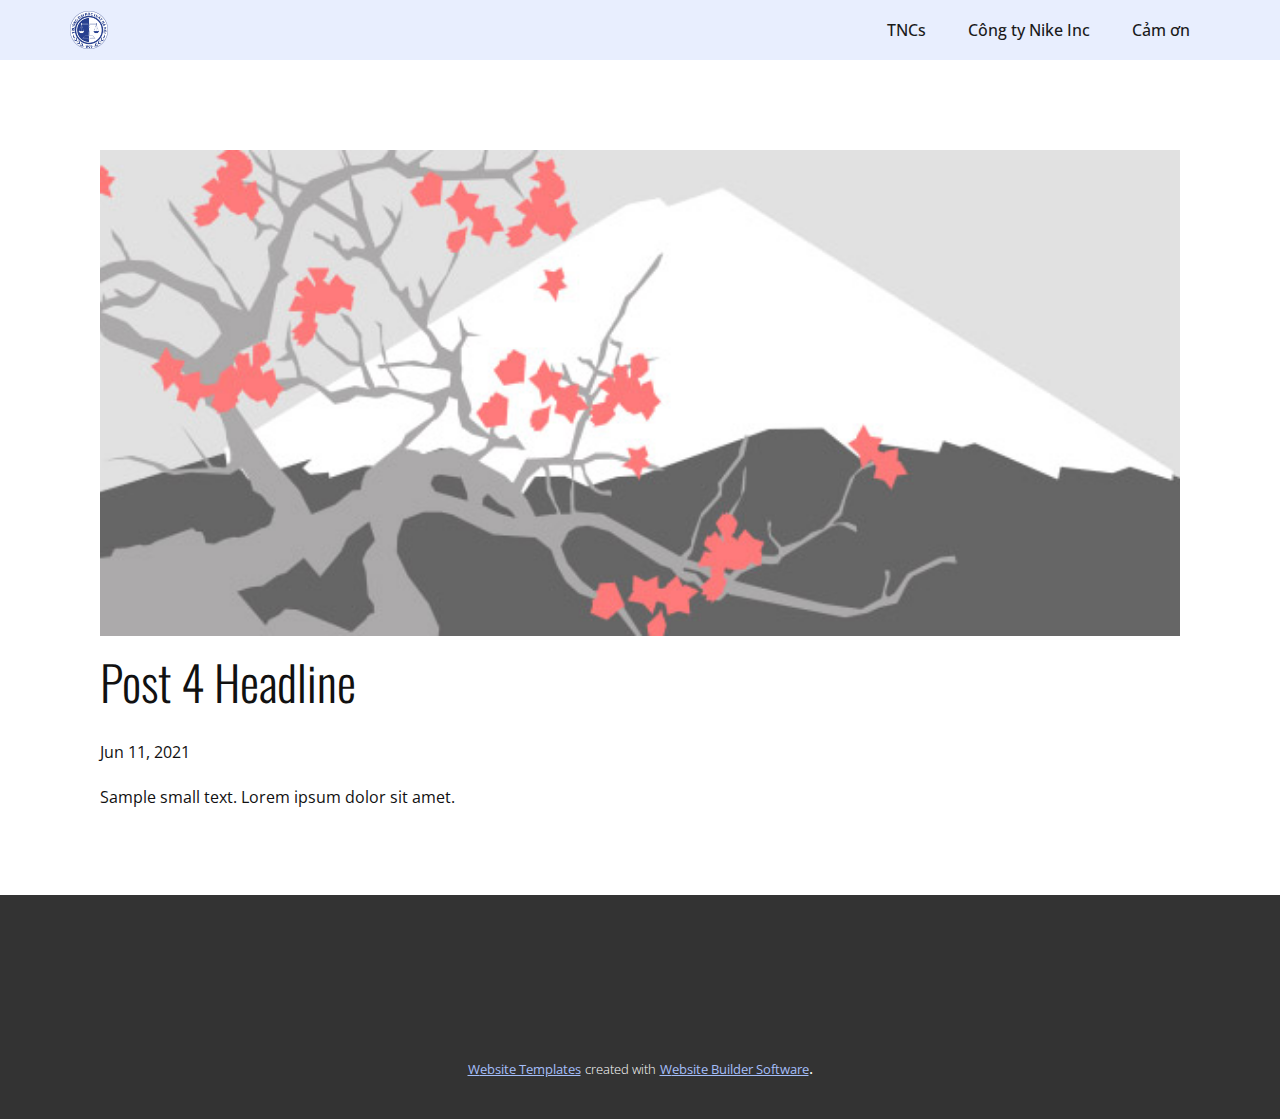
<file: blog/post-3.html>
<!doctype html>
<html style="font-size: 16px;"><head>
    <meta name="viewport" content="width=device-width, initial-scale=1.0">
    <meta charset="utf-8">
    <meta name="keywords" content="Post 1 Headline">
    <meta name="description" content="">
    <meta name="page_type" content="np-template-header-footer-from-plugin">
    <title>Post 4 Headline</title>
    <link rel="stylesheet" href="../nicepage.css" media="screen">
<link rel="stylesheet" href="../Post-Template.css" media="screen">
    <script class="u-script" type="text/javascript" src="../jquery.js" defer=""></script>
    <script class="u-script" type="text/javascript" src="../nicepage.js" defer=""></script>
    <meta name="generator" content="Nicepage 3.17.2, nicepage.com">
    <link id="u-theme-google-font" rel="stylesheet" href="https://fonts.googleapis.com/css?family=Oswald:200,300,400,500,600,700|Open+Sans:300,300i,400,400i,600,600i,700,700i,800,800i">
    <link id="u-page-google-font" rel="stylesheet" href="https://fonts.googleapis.com/css?family=Oswald:200,300,400,500,600,700">
    
    
    <script type="application/ld+json">{
		"@context": "http://schema.org",
		"@type": "Organization",
		"name": "",
		"logo": "images/logohlu600x600-02.png"
}</script>
    <meta property="og:title" content="Post Template">
    <meta property="og:type" content="website">
    <meta name="theme-color" content="#184ed2">
  </head>
  <body class="u-body"><header class="u-clearfix u-header u-palette-1-light-3 u-sticky u-header" id="sec-1151"><div class="u-clearfix u-sheet u-sheet-1">
        <a href="#" class="u-image u-logo u-image-1" data-image-width="601" data-image-height="601">
          <img src="../images/logohlu600x600-02.png" class="u-logo-image u-logo-image-1" data-image-width="37.8462">
        </a>
        <nav class="u-menu u-menu-dropdown u-offcanvas u-menu-1" data-responsive-from="XS">
          <div class="menu-collapse" style="font-size: 1rem; letter-spacing: 0px; font-weight: 500;" wfd-invisible="true">
            <a class="u-button-style u-custom-active-color u-custom-border u-custom-border-color u-custom-hover-color u-custom-left-right-menu-spacing u-custom-padding-bottom u-custom-text-active-color u-custom-text-color u-custom-text-hover-color u-custom-top-bottom-menu-spacing u-nav-link u-text-active-palette-1-base u-text-hover-palette-2-base" href="#">
              <svg><use xmlns:xlink="http://www.w3.org/1999/xlink" xlink:href="#menu-hamburger"></use></svg>
              <svg version="1.1" xmlns="http://www.w3.org/2000/svg" xmlns:xlink="http://www.w3.org/1999/xlink"><defs><symbol id="menu-hamburger" viewBox="0 0 16 16" style="width: 16px; height: 16px;"><rect y="1" width="16" height="2"></rect><rect y="7" width="16" height="2"></rect><rect y="13" width="16" height="2"></rect>
</symbol>
</defs></svg>
            </a>
          </div>
          <div class="u-custom-menu u-nav-container" wfd-invisible="true">
            <ul class="u-nav u-spacing-2 u-unstyled u-nav-1"><li class="u-nav-item"><a class="u-active-grey-5 u-button-style u-hover-grey-10 u-nav-link u-text-active-grey-90 u-text-grey-90 u-text-hover-grey-90" href="../TNCs.html" style="padding: 10px 20px;">TNCs</a><div class="u-nav-popup"><ul class="u-h-spacing-20 u-nav u-unstyled u-v-spacing-10 u-nav-2"><li class="u-nav-item"><a class="u-button-style u-nav-link u-white" href="../TNCs.html#carousel_3de2" data-page-id="1896912521">TNCs ?</a>
</li><li class="u-nav-item"><a class="u-button-style u-nav-link u-white" href="../TNCs.html#carousel_6a96" data-page-id="1896912521">Vai trò</a>
</li><li class="u-nav-item"><a class="u-button-style u-nav-link u-white" href="../TNCs.html#carousel_5685" data-page-id="1896912521">Tham gia</a>
</li><li class="u-nav-item"><a class="u-button-style u-nav-link u-white" href="../TNCs.html#carousel_a2b5" data-page-id="1896912521">Mục đích</a>
</li><li class="u-nav-item"><a class="u-button-style u-nav-link u-white" href="../TNCs.html#sec-454e" data-page-id="1896912521">Năng lực</a>
</li><li class="u-nav-item"><a class="u-button-style u-nav-link u-white" href="../TNCs.html#carousel_3b13" data-page-id="1896912521">Ảnh hưởng</a>
</li></ul>
</div>
</li><li class="u-nav-item"><a class="u-active-grey-5 u-button-style u-hover-grey-10 u-nav-link u-text-active-grey-90 u-text-grey-90 u-text-hover-grey-90" href="../Công-ty-Nike-Inc.html" style="padding: 10px 20px;">Công ty Nike Inc</a><div class="u-nav-popup"><ul class="u-h-spacing-20 u-nav u-unstyled u-v-spacing-10 u-nav-3"><li class="u-nav-item"><a class="u-button-style u-nav-link u-white" href="../Công-ty-Nike-Inc.html#carousel_6a96" data-page-id="188976686">Vai trò</a>
</li><li class="u-nav-item"><a class="u-button-style u-nav-link u-white" href="../Công-ty-Nike-Inc.html#carousel_5685" data-page-id="188976686">Tham gia</a>
</li><li class="u-nav-item"><a class="u-button-style u-nav-link u-white" href="../Công-ty-Nike-Inc.html#carousel_a2b5" data-page-id="188976686">Mục đích</a>
</li><li class="u-nav-item"><a class="u-button-style u-nav-link u-white" href="../Công-ty-Nike-Inc.html#sec-454e" data-page-id="188976686">Năng lực</a>
</li><li class="u-nav-item"><a class="u-button-style u-nav-link u-white" href="../Công-ty-Nike-Inc.html#carousel_3b13" data-page-id="188976686">Ảnh hưởng</a>
</li></ul>
</div>
</li><li class="u-nav-item"><a class="u-active-grey-5 u-button-style u-hover-grey-10 u-nav-link u-text-active-grey-90 u-text-grey-90 u-text-hover-grey-90" href="../Cảm-ơn.html" style="padding: 10px 20px;">Cảm ơn</a>
</li></ul>
          </div>
          <div class="u-custom-menu u-nav-container-collapse" wfd-invisible="true">
            <div class="u-black u-container-style u-inner-container-layout u-opacity u-opacity-95 u-sidenav">
              <div class="u-sidenav-overflow">
                <div class="u-menu-close"></div>
                <ul class="u-align-center u-nav u-popupmenu-items u-unstyled u-nav-4"><li class="u-nav-item"><a class="u-button-style u-nav-link" href="../TNCs.html" style="padding: 10px 20px;">TNCs</a><div class="u-nav-popup"><ul class="u-h-spacing-20 u-nav u-unstyled u-v-spacing-10 u-nav-5"><li class="u-nav-item"><a class="u-button-style u-nav-link" href="../TNCs.html#carousel_3de2" data-page-id="1896912521">TNCs ?</a>
</li><li class="u-nav-item"><a class="u-button-style u-nav-link" href="../TNCs.html#carousel_6a96" data-page-id="1896912521">Vai trò</a>
</li><li class="u-nav-item"><a class="u-button-style u-nav-link" href="../TNCs.html#carousel_5685" data-page-id="1896912521">Tham gia</a>
</li><li class="u-nav-item"><a class="u-button-style u-nav-link" href="../TNCs.html#carousel_a2b5" data-page-id="1896912521">Mục đích</a>
</li><li class="u-nav-item"><a class="u-button-style u-nav-link" href="../TNCs.html#sec-454e" data-page-id="1896912521">Năng lực</a>
</li><li class="u-nav-item"><a class="u-button-style u-nav-link" href="../TNCs.html#carousel_3b13" data-page-id="1896912521">Ảnh hưởng</a>
</li></ul>
</div>
</li><li class="u-nav-item"><a class="u-button-style u-nav-link" href="../Công-ty-Nike-Inc.html" style="padding: 10px 20px;">Công ty Nike Inc</a><div class="u-nav-popup"><ul class="u-h-spacing-20 u-nav u-unstyled u-v-spacing-10 u-nav-6"><li class="u-nav-item"><a class="u-button-style u-nav-link" href="../Công-ty-Nike-Inc.html#carousel_6a96" data-page-id="188976686">Vai trò</a>
</li><li class="u-nav-item"><a class="u-button-style u-nav-link" href="../Công-ty-Nike-Inc.html#carousel_5685" data-page-id="188976686">Tham gia</a>
</li><li class="u-nav-item"><a class="u-button-style u-nav-link" href="../Công-ty-Nike-Inc.html#carousel_a2b5" data-page-id="188976686">Mục đích</a>
</li><li class="u-nav-item"><a class="u-button-style u-nav-link" href="../Công-ty-Nike-Inc.html#sec-454e" data-page-id="188976686">Năng lực</a>
</li><li class="u-nav-item"><a class="u-button-style u-nav-link" href="../Công-ty-Nike-Inc.html#carousel_3b13" data-page-id="188976686">Ảnh hưởng</a>
</li></ul>
</div>
</li><li class="u-nav-item"><a class="u-button-style u-nav-link" href="../Cảm-ơn.html" style="padding: 10px 20px;">Cảm ơn</a>
</li></ul>
              </div>
            </div>
            <div class="u-black u-menu-overlay u-opacity u-opacity-70" wfd-invisible="true"></div>
          </div>
        </nav>
      </div></header>
    <section class="u-align-center u-clearfix u-section-1" id="sec-c6c2">
      <div class="u-clearfix u-sheet u-valign-middle-md u-valign-middle-sm u-valign-middle-xs u-sheet-1"><!--post_details--><!--post_details_options_json--><!--{"source":""}--><!--/post_details_options_json--><!--blog_post-->
        <div class="u-container-style u-expanded-width u-post-details u-post-details-1">
          <div class="u-container-layout u-valign-middle u-container-layout-1"><!--blog_post_image-->
            <img alt="" class="u-blog-control u-expanded-width u-image u-image-default u-image-1" src="[data-uri]"><!--/blog_post_image--><!--blog_post_header-->
            <h2 class="u-blog-control u-text u-text-1">Post 4 Headline</h2><!--/blog_post_header--><!--blog_post_metadata-->
            <div class="u-blog-control u-metadata u-metadata-1"><!--blog_post_metadata_date-->
              <span class="u-meta-date u-meta-icon">Jun 11, 2021</span><!--/blog_post_metadata_date--><!--blog_post_metadata_category-->
              <!--/blog_post_metadata_category--><!--blog_post_metadata_comments-->
              <!--/blog_post_metadata_comments-->
            </div><!--/blog_post_metadata--><!--blog_post_content-->
            <div class="u-align-justify u-blog-control u-post-content u-text u-text-2 fr-view">
  Sample small text. Lorem ipsum dolor sit amet.
  </div><!--/blog_post_content-->
          </div>
        </div><!--/blog_post--><!--/post_details-->
      </div>
    </section>
    
    
    <footer class="u-align-left u-clearfix u-footer u-grey-80 u-footer" id="sec-338e"><div class="u-clearfix u-sheet u-sheet-1"></div></footer>
    <section class="u-backlink u-clearfix u-grey-80">
      <a class="u-link" href="https://nicepage.com/website-templates" target="_blank">
        <span>Website Templates</span>
      </a>
      <p class="u-text">
        <span>created with</span>
      </p>
      <a class="u-link" href="https://nicepage.com/" target="_blank">
        <span>Website Builder Software</span>
      </a>. 
    </section>
  
</body></html>
</file>
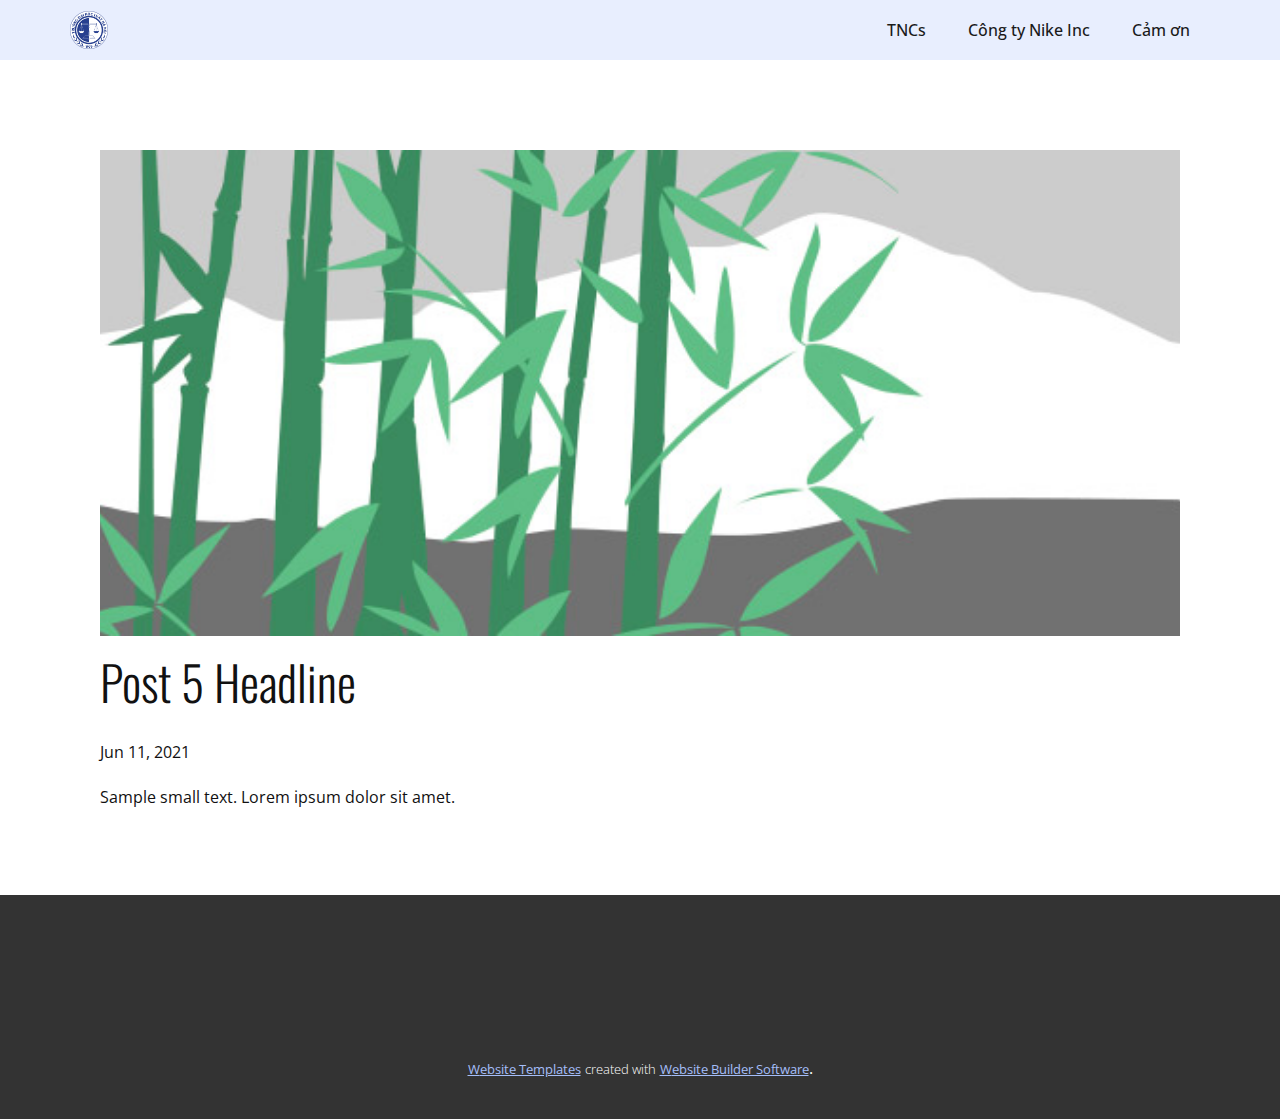
<file: blog/post-4.html>
<!doctype html>
<html style="font-size: 16px;"><head>
    <meta name="viewport" content="width=device-width, initial-scale=1.0">
    <meta charset="utf-8">
    <meta name="keywords" content="Post 1 Headline">
    <meta name="description" content="">
    <meta name="page_type" content="np-template-header-footer-from-plugin">
    <title>Post 5 Headline</title>
    <link rel="stylesheet" href="../nicepage.css" media="screen">
<link rel="stylesheet" href="../Post-Template.css" media="screen">
    <script class="u-script" type="text/javascript" src="../jquery.js" defer=""></script>
    <script class="u-script" type="text/javascript" src="../nicepage.js" defer=""></script>
    <meta name="generator" content="Nicepage 3.17.2, nicepage.com">
    <link id="u-theme-google-font" rel="stylesheet" href="https://fonts.googleapis.com/css?family=Oswald:200,300,400,500,600,700|Open+Sans:300,300i,400,400i,600,600i,700,700i,800,800i">
    <link id="u-page-google-font" rel="stylesheet" href="https://fonts.googleapis.com/css?family=Oswald:200,300,400,500,600,700">
    
    
    <script type="application/ld+json">{
		"@context": "http://schema.org",
		"@type": "Organization",
		"name": "",
		"logo": "images/logohlu600x600-02.png"
}</script>
    <meta property="og:title" content="Post Template">
    <meta property="og:type" content="website">
    <meta name="theme-color" content="#184ed2">
  </head>
  <body class="u-body"><header class="u-clearfix u-header u-palette-1-light-3 u-sticky u-header" id="sec-1151"><div class="u-clearfix u-sheet u-sheet-1">
        <a href="#" class="u-image u-logo u-image-1" data-image-width="601" data-image-height="601">
          <img src="../images/logohlu600x600-02.png" class="u-logo-image u-logo-image-1" data-image-width="37.8462">
        </a>
        <nav class="u-menu u-menu-dropdown u-offcanvas u-menu-1" data-responsive-from="XS">
          <div class="menu-collapse" style="font-size: 1rem; letter-spacing: 0px; font-weight: 500;" wfd-invisible="true">
            <a class="u-button-style u-custom-active-color u-custom-border u-custom-border-color u-custom-hover-color u-custom-left-right-menu-spacing u-custom-padding-bottom u-custom-text-active-color u-custom-text-color u-custom-text-hover-color u-custom-top-bottom-menu-spacing u-nav-link u-text-active-palette-1-base u-text-hover-palette-2-base" href="#">
              <svg><use xmlns:xlink="http://www.w3.org/1999/xlink" xlink:href="#menu-hamburger"></use></svg>
              <svg version="1.1" xmlns="http://www.w3.org/2000/svg" xmlns:xlink="http://www.w3.org/1999/xlink"><defs><symbol id="menu-hamburger" viewBox="0 0 16 16" style="width: 16px; height: 16px;"><rect y="1" width="16" height="2"></rect><rect y="7" width="16" height="2"></rect><rect y="13" width="16" height="2"></rect>
</symbol>
</defs></svg>
            </a>
          </div>
          <div class="u-custom-menu u-nav-container" wfd-invisible="true">
            <ul class="u-nav u-spacing-2 u-unstyled u-nav-1"><li class="u-nav-item"><a class="u-active-grey-5 u-button-style u-hover-grey-10 u-nav-link u-text-active-grey-90 u-text-grey-90 u-text-hover-grey-90" href="../TNCs.html" style="padding: 10px 20px;">TNCs</a><div class="u-nav-popup"><ul class="u-h-spacing-20 u-nav u-unstyled u-v-spacing-10 u-nav-2"><li class="u-nav-item"><a class="u-button-style u-nav-link u-white" href="../TNCs.html#carousel_3de2" data-page-id="1896912521">TNCs ?</a>
</li><li class="u-nav-item"><a class="u-button-style u-nav-link u-white" href="../TNCs.html#carousel_6a96" data-page-id="1896912521">Vai trò</a>
</li><li class="u-nav-item"><a class="u-button-style u-nav-link u-white" href="../TNCs.html#carousel_5685" data-page-id="1896912521">Tham gia</a>
</li><li class="u-nav-item"><a class="u-button-style u-nav-link u-white" href="../TNCs.html#carousel_a2b5" data-page-id="1896912521">Mục đích</a>
</li><li class="u-nav-item"><a class="u-button-style u-nav-link u-white" href="../TNCs.html#sec-454e" data-page-id="1896912521">Năng lực</a>
</li><li class="u-nav-item"><a class="u-button-style u-nav-link u-white" href="../TNCs.html#carousel_3b13" data-page-id="1896912521">Ảnh hưởng</a>
</li></ul>
</div>
</li><li class="u-nav-item"><a class="u-active-grey-5 u-button-style u-hover-grey-10 u-nav-link u-text-active-grey-90 u-text-grey-90 u-text-hover-grey-90" href="../Công-ty-Nike-Inc.html" style="padding: 10px 20px;">Công ty Nike Inc</a><div class="u-nav-popup"><ul class="u-h-spacing-20 u-nav u-unstyled u-v-spacing-10 u-nav-3"><li class="u-nav-item"><a class="u-button-style u-nav-link u-white" href="../Công-ty-Nike-Inc.html#carousel_6a96" data-page-id="188976686">Vai trò</a>
</li><li class="u-nav-item"><a class="u-button-style u-nav-link u-white" href="../Công-ty-Nike-Inc.html#carousel_5685" data-page-id="188976686">Tham gia</a>
</li><li class="u-nav-item"><a class="u-button-style u-nav-link u-white" href="../Công-ty-Nike-Inc.html#carousel_a2b5" data-page-id="188976686">Mục đích</a>
</li><li class="u-nav-item"><a class="u-button-style u-nav-link u-white" href="../Công-ty-Nike-Inc.html#sec-454e" data-page-id="188976686">Năng lực</a>
</li><li class="u-nav-item"><a class="u-button-style u-nav-link u-white" href="../Công-ty-Nike-Inc.html#carousel_3b13" data-page-id="188976686">Ảnh hưởng</a>
</li></ul>
</div>
</li><li class="u-nav-item"><a class="u-active-grey-5 u-button-style u-hover-grey-10 u-nav-link u-text-active-grey-90 u-text-grey-90 u-text-hover-grey-90" href="../Cảm-ơn.html" style="padding: 10px 20px;">Cảm ơn</a>
</li></ul>
          </div>
          <div class="u-custom-menu u-nav-container-collapse" wfd-invisible="true">
            <div class="u-black u-container-style u-inner-container-layout u-opacity u-opacity-95 u-sidenav">
              <div class="u-sidenav-overflow">
                <div class="u-menu-close"></div>
                <ul class="u-align-center u-nav u-popupmenu-items u-unstyled u-nav-4"><li class="u-nav-item"><a class="u-button-style u-nav-link" href="../TNCs.html" style="padding: 10px 20px;">TNCs</a><div class="u-nav-popup"><ul class="u-h-spacing-20 u-nav u-unstyled u-v-spacing-10 u-nav-5"><li class="u-nav-item"><a class="u-button-style u-nav-link" href="../TNCs.html#carousel_3de2" data-page-id="1896912521">TNCs ?</a>
</li><li class="u-nav-item"><a class="u-button-style u-nav-link" href="../TNCs.html#carousel_6a96" data-page-id="1896912521">Vai trò</a>
</li><li class="u-nav-item"><a class="u-button-style u-nav-link" href="../TNCs.html#carousel_5685" data-page-id="1896912521">Tham gia</a>
</li><li class="u-nav-item"><a class="u-button-style u-nav-link" href="../TNCs.html#carousel_a2b5" data-page-id="1896912521">Mục đích</a>
</li><li class="u-nav-item"><a class="u-button-style u-nav-link" href="../TNCs.html#sec-454e" data-page-id="1896912521">Năng lực</a>
</li><li class="u-nav-item"><a class="u-button-style u-nav-link" href="../TNCs.html#carousel_3b13" data-page-id="1896912521">Ảnh hưởng</a>
</li></ul>
</div>
</li><li class="u-nav-item"><a class="u-button-style u-nav-link" href="../Công-ty-Nike-Inc.html" style="padding: 10px 20px;">Công ty Nike Inc</a><div class="u-nav-popup"><ul class="u-h-spacing-20 u-nav u-unstyled u-v-spacing-10 u-nav-6"><li class="u-nav-item"><a class="u-button-style u-nav-link" href="../Công-ty-Nike-Inc.html#carousel_6a96" data-page-id="188976686">Vai trò</a>
</li><li class="u-nav-item"><a class="u-button-style u-nav-link" href="../Công-ty-Nike-Inc.html#carousel_5685" data-page-id="188976686">Tham gia</a>
</li><li class="u-nav-item"><a class="u-button-style u-nav-link" href="../Công-ty-Nike-Inc.html#carousel_a2b5" data-page-id="188976686">Mục đích</a>
</li><li class="u-nav-item"><a class="u-button-style u-nav-link" href="../Công-ty-Nike-Inc.html#sec-454e" data-page-id="188976686">Năng lực</a>
</li><li class="u-nav-item"><a class="u-button-style u-nav-link" href="../Công-ty-Nike-Inc.html#carousel_3b13" data-page-id="188976686">Ảnh hưởng</a>
</li></ul>
</div>
</li><li class="u-nav-item"><a class="u-button-style u-nav-link" href="../Cảm-ơn.html" style="padding: 10px 20px;">Cảm ơn</a>
</li></ul>
              </div>
            </div>
            <div class="u-black u-menu-overlay u-opacity u-opacity-70" wfd-invisible="true"></div>
          </div>
        </nav>
      </div></header>
    <section class="u-align-center u-clearfix u-section-1" id="sec-c6c2">
      <div class="u-clearfix u-sheet u-valign-middle-md u-valign-middle-sm u-valign-middle-xs u-sheet-1"><!--post_details--><!--post_details_options_json--><!--{"source":""}--><!--/post_details_options_json--><!--blog_post-->
        <div class="u-container-style u-expanded-width u-post-details u-post-details-1">
          <div class="u-container-layout u-valign-middle u-container-layout-1"><!--blog_post_image-->
            <img alt="" class="u-blog-control u-expanded-width u-image u-image-default u-image-1" src="[data-uri]"><!--/blog_post_image--><!--blog_post_header-->
            <h2 class="u-blog-control u-text u-text-1">Post 5 Headline</h2><!--/blog_post_header--><!--blog_post_metadata-->
            <div class="u-blog-control u-metadata u-metadata-1"><!--blog_post_metadata_date-->
              <span class="u-meta-date u-meta-icon">Jun 11, 2021</span><!--/blog_post_metadata_date--><!--blog_post_metadata_category-->
              <!--/blog_post_metadata_category--><!--blog_post_metadata_comments-->
              <!--/blog_post_metadata_comments-->
            </div><!--/blog_post_metadata--><!--blog_post_content-->
            <div class="u-align-justify u-blog-control u-post-content u-text u-text-2 fr-view">
  Sample small text. Lorem ipsum dolor sit amet.
  </div><!--/blog_post_content-->
          </div>
        </div><!--/blog_post--><!--/post_details-->
      </div>
    </section>
    
    
    <footer class="u-align-left u-clearfix u-footer u-grey-80 u-footer" id="sec-338e"><div class="u-clearfix u-sheet u-sheet-1"></div></footer>
    <section class="u-backlink u-clearfix u-grey-80">
      <a class="u-link" href="https://nicepage.com/website-templates" target="_blank">
        <span>Website Templates</span>
      </a>
      <p class="u-text">
        <span>created with</span>
      </p>
      <a class="u-link" href="https://nicepage.com/" target="_blank">
        <span>Website Builder Software</span>
      </a>. 
    </section>
  
</body></html>
</file>
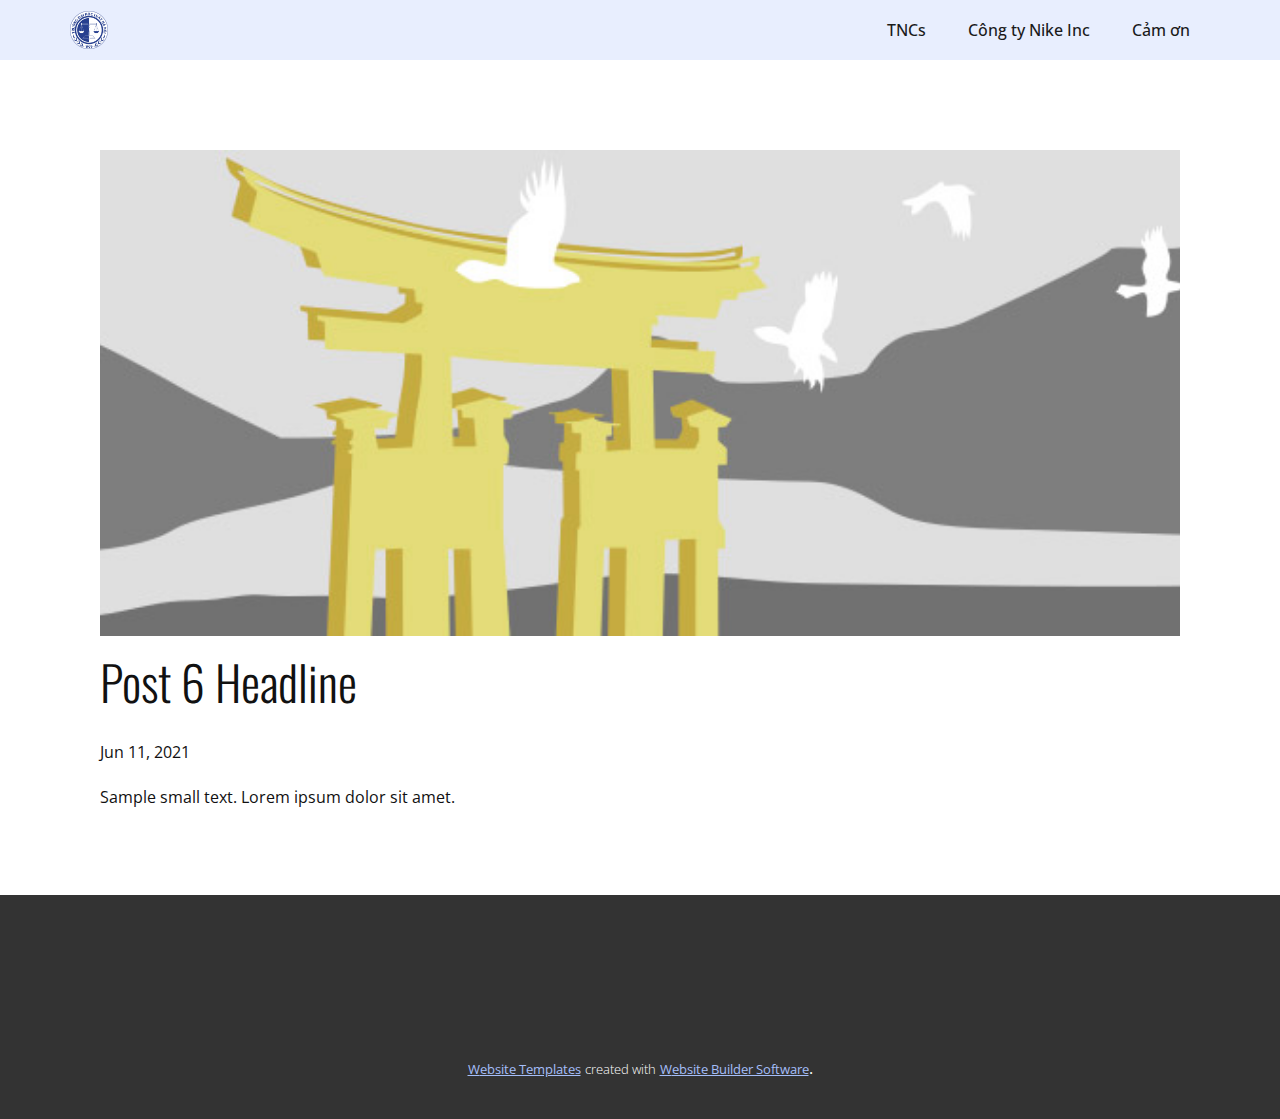
<file: blog/post-5.html>
<!doctype html>
<html style="font-size: 16px;"><head>
    <meta name="viewport" content="width=device-width, initial-scale=1.0">
    <meta charset="utf-8">
    <meta name="keywords" content="Post 1 Headline">
    <meta name="description" content="">
    <meta name="page_type" content="np-template-header-footer-from-plugin">
    <title>Post 6 Headline</title>
    <link rel="stylesheet" href="../nicepage.css" media="screen">
<link rel="stylesheet" href="../Post-Template.css" media="screen">
    <script class="u-script" type="text/javascript" src="../jquery.js" defer=""></script>
    <script class="u-script" type="text/javascript" src="../nicepage.js" defer=""></script>
    <meta name="generator" content="Nicepage 3.17.2, nicepage.com">
    <link id="u-theme-google-font" rel="stylesheet" href="https://fonts.googleapis.com/css?family=Oswald:200,300,400,500,600,700|Open+Sans:300,300i,400,400i,600,600i,700,700i,800,800i">
    <link id="u-page-google-font" rel="stylesheet" href="https://fonts.googleapis.com/css?family=Oswald:200,300,400,500,600,700">
    
    
    <script type="application/ld+json">{
		"@context": "http://schema.org",
		"@type": "Organization",
		"name": "",
		"logo": "images/logohlu600x600-02.png"
}</script>
    <meta property="og:title" content="Post Template">
    <meta property="og:type" content="website">
    <meta name="theme-color" content="#184ed2">
  </head>
  <body class="u-body"><header class="u-clearfix u-header u-palette-1-light-3 u-sticky u-header" id="sec-1151"><div class="u-clearfix u-sheet u-sheet-1">
        <a href="#" class="u-image u-logo u-image-1" data-image-width="601" data-image-height="601">
          <img src="../images/logohlu600x600-02.png" class="u-logo-image u-logo-image-1" data-image-width="37.8462">
        </a>
        <nav class="u-menu u-menu-dropdown u-offcanvas u-menu-1" data-responsive-from="XS">
          <div class="menu-collapse" style="font-size: 1rem; letter-spacing: 0px; font-weight: 500;" wfd-invisible="true">
            <a class="u-button-style u-custom-active-color u-custom-border u-custom-border-color u-custom-hover-color u-custom-left-right-menu-spacing u-custom-padding-bottom u-custom-text-active-color u-custom-text-color u-custom-text-hover-color u-custom-top-bottom-menu-spacing u-nav-link u-text-active-palette-1-base u-text-hover-palette-2-base" href="#">
              <svg><use xmlns:xlink="http://www.w3.org/1999/xlink" xlink:href="#menu-hamburger"></use></svg>
              <svg version="1.1" xmlns="http://www.w3.org/2000/svg" xmlns:xlink="http://www.w3.org/1999/xlink"><defs><symbol id="menu-hamburger" viewBox="0 0 16 16" style="width: 16px; height: 16px;"><rect y="1" width="16" height="2"></rect><rect y="7" width="16" height="2"></rect><rect y="13" width="16" height="2"></rect>
</symbol>
</defs></svg>
            </a>
          </div>
          <div class="u-custom-menu u-nav-container" wfd-invisible="true">
            <ul class="u-nav u-spacing-2 u-unstyled u-nav-1"><li class="u-nav-item"><a class="u-active-grey-5 u-button-style u-hover-grey-10 u-nav-link u-text-active-grey-90 u-text-grey-90 u-text-hover-grey-90" href="../TNCs.html" style="padding: 10px 20px;">TNCs</a><div class="u-nav-popup"><ul class="u-h-spacing-20 u-nav u-unstyled u-v-spacing-10 u-nav-2"><li class="u-nav-item"><a class="u-button-style u-nav-link u-white" href="../TNCs.html#carousel_3de2" data-page-id="1896912521">TNCs ?</a>
</li><li class="u-nav-item"><a class="u-button-style u-nav-link u-white" href="../TNCs.html#carousel_6a96" data-page-id="1896912521">Vai trò</a>
</li><li class="u-nav-item"><a class="u-button-style u-nav-link u-white" href="../TNCs.html#carousel_5685" data-page-id="1896912521">Tham gia</a>
</li><li class="u-nav-item"><a class="u-button-style u-nav-link u-white" href="../TNCs.html#carousel_a2b5" data-page-id="1896912521">Mục đích</a>
</li><li class="u-nav-item"><a class="u-button-style u-nav-link u-white" href="../TNCs.html#sec-454e" data-page-id="1896912521">Năng lực</a>
</li><li class="u-nav-item"><a class="u-button-style u-nav-link u-white" href="../TNCs.html#carousel_3b13" data-page-id="1896912521">Ảnh hưởng</a>
</li></ul>
</div>
</li><li class="u-nav-item"><a class="u-active-grey-5 u-button-style u-hover-grey-10 u-nav-link u-text-active-grey-90 u-text-grey-90 u-text-hover-grey-90" href="../Công-ty-Nike-Inc.html" style="padding: 10px 20px;">Công ty Nike Inc</a><div class="u-nav-popup"><ul class="u-h-spacing-20 u-nav u-unstyled u-v-spacing-10 u-nav-3"><li class="u-nav-item"><a class="u-button-style u-nav-link u-white" href="../Công-ty-Nike-Inc.html#carousel_6a96" data-page-id="188976686">Vai trò</a>
</li><li class="u-nav-item"><a class="u-button-style u-nav-link u-white" href="../Công-ty-Nike-Inc.html#carousel_5685" data-page-id="188976686">Tham gia</a>
</li><li class="u-nav-item"><a class="u-button-style u-nav-link u-white" href="../Công-ty-Nike-Inc.html#carousel_a2b5" data-page-id="188976686">Mục đích</a>
</li><li class="u-nav-item"><a class="u-button-style u-nav-link u-white" href="../Công-ty-Nike-Inc.html#sec-454e" data-page-id="188976686">Năng lực</a>
</li><li class="u-nav-item"><a class="u-button-style u-nav-link u-white" href="../Công-ty-Nike-Inc.html#carousel_3b13" data-page-id="188976686">Ảnh hưởng</a>
</li></ul>
</div>
</li><li class="u-nav-item"><a class="u-active-grey-5 u-button-style u-hover-grey-10 u-nav-link u-text-active-grey-90 u-text-grey-90 u-text-hover-grey-90" href="../Cảm-ơn.html" style="padding: 10px 20px;">Cảm ơn</a>
</li></ul>
          </div>
          <div class="u-custom-menu u-nav-container-collapse" wfd-invisible="true">
            <div class="u-black u-container-style u-inner-container-layout u-opacity u-opacity-95 u-sidenav">
              <div class="u-sidenav-overflow">
                <div class="u-menu-close"></div>
                <ul class="u-align-center u-nav u-popupmenu-items u-unstyled u-nav-4"><li class="u-nav-item"><a class="u-button-style u-nav-link" href="../TNCs.html" style="padding: 10px 20px;">TNCs</a><div class="u-nav-popup"><ul class="u-h-spacing-20 u-nav u-unstyled u-v-spacing-10 u-nav-5"><li class="u-nav-item"><a class="u-button-style u-nav-link" href="../TNCs.html#carousel_3de2" data-page-id="1896912521">TNCs ?</a>
</li><li class="u-nav-item"><a class="u-button-style u-nav-link" href="../TNCs.html#carousel_6a96" data-page-id="1896912521">Vai trò</a>
</li><li class="u-nav-item"><a class="u-button-style u-nav-link" href="../TNCs.html#carousel_5685" data-page-id="1896912521">Tham gia</a>
</li><li class="u-nav-item"><a class="u-button-style u-nav-link" href="../TNCs.html#carousel_a2b5" data-page-id="1896912521">Mục đích</a>
</li><li class="u-nav-item"><a class="u-button-style u-nav-link" href="../TNCs.html#sec-454e" data-page-id="1896912521">Năng lực</a>
</li><li class="u-nav-item"><a class="u-button-style u-nav-link" href="../TNCs.html#carousel_3b13" data-page-id="1896912521">Ảnh hưởng</a>
</li></ul>
</div>
</li><li class="u-nav-item"><a class="u-button-style u-nav-link" href="../Công-ty-Nike-Inc.html" style="padding: 10px 20px;">Công ty Nike Inc</a><div class="u-nav-popup"><ul class="u-h-spacing-20 u-nav u-unstyled u-v-spacing-10 u-nav-6"><li class="u-nav-item"><a class="u-button-style u-nav-link" href="../Công-ty-Nike-Inc.html#carousel_6a96" data-page-id="188976686">Vai trò</a>
</li><li class="u-nav-item"><a class="u-button-style u-nav-link" href="../Công-ty-Nike-Inc.html#carousel_5685" data-page-id="188976686">Tham gia</a>
</li><li class="u-nav-item"><a class="u-button-style u-nav-link" href="../Công-ty-Nike-Inc.html#carousel_a2b5" data-page-id="188976686">Mục đích</a>
</li><li class="u-nav-item"><a class="u-button-style u-nav-link" href="../Công-ty-Nike-Inc.html#sec-454e" data-page-id="188976686">Năng lực</a>
</li><li class="u-nav-item"><a class="u-button-style u-nav-link" href="../Công-ty-Nike-Inc.html#carousel_3b13" data-page-id="188976686">Ảnh hưởng</a>
</li></ul>
</div>
</li><li class="u-nav-item"><a class="u-button-style u-nav-link" href="../Cảm-ơn.html" style="padding: 10px 20px;">Cảm ơn</a>
</li></ul>
              </div>
            </div>
            <div class="u-black u-menu-overlay u-opacity u-opacity-70" wfd-invisible="true"></div>
          </div>
        </nav>
      </div></header>
    <section class="u-align-center u-clearfix u-section-1" id="sec-c6c2">
      <div class="u-clearfix u-sheet u-valign-middle-md u-valign-middle-sm u-valign-middle-xs u-sheet-1"><!--post_details--><!--post_details_options_json--><!--{"source":""}--><!--/post_details_options_json--><!--blog_post-->
        <div class="u-container-style u-expanded-width u-post-details u-post-details-1">
          <div class="u-container-layout u-valign-middle u-container-layout-1"><!--blog_post_image-->
            <img alt="" class="u-blog-control u-expanded-width u-image u-image-default u-image-1" src="[data-uri]"><!--/blog_post_image--><!--blog_post_header-->
            <h2 class="u-blog-control u-text u-text-1">Post 6 Headline</h2><!--/blog_post_header--><!--blog_post_metadata-->
            <div class="u-blog-control u-metadata u-metadata-1"><!--blog_post_metadata_date-->
              <span class="u-meta-date u-meta-icon">Jun 11, 2021</span><!--/blog_post_metadata_date--><!--blog_post_metadata_category-->
              <!--/blog_post_metadata_category--><!--blog_post_metadata_comments-->
              <!--/blog_post_metadata_comments-->
            </div><!--/blog_post_metadata--><!--blog_post_content-->
            <div class="u-align-justify u-blog-control u-post-content u-text u-text-2 fr-view">
  Sample small text. Lorem ipsum dolor sit amet.
  </div><!--/blog_post_content-->
          </div>
        </div><!--/blog_post--><!--/post_details-->
      </div>
    </section>
    
    
    <footer class="u-align-left u-clearfix u-footer u-grey-80 u-footer" id="sec-338e"><div class="u-clearfix u-sheet u-sheet-1"></div></footer>
    <section class="u-backlink u-clearfix u-grey-80">
      <a class="u-link" href="https://nicepage.com/website-templates" target="_blank">
        <span>Website Templates</span>
      </a>
      <p class="u-text">
        <span>created with</span>
      </p>
      <a class="u-link" href="https://nicepage.com/" target="_blank">
        <span>Website Builder Software</span>
      </a>. 
    </section>
  
</body></html>
</file>
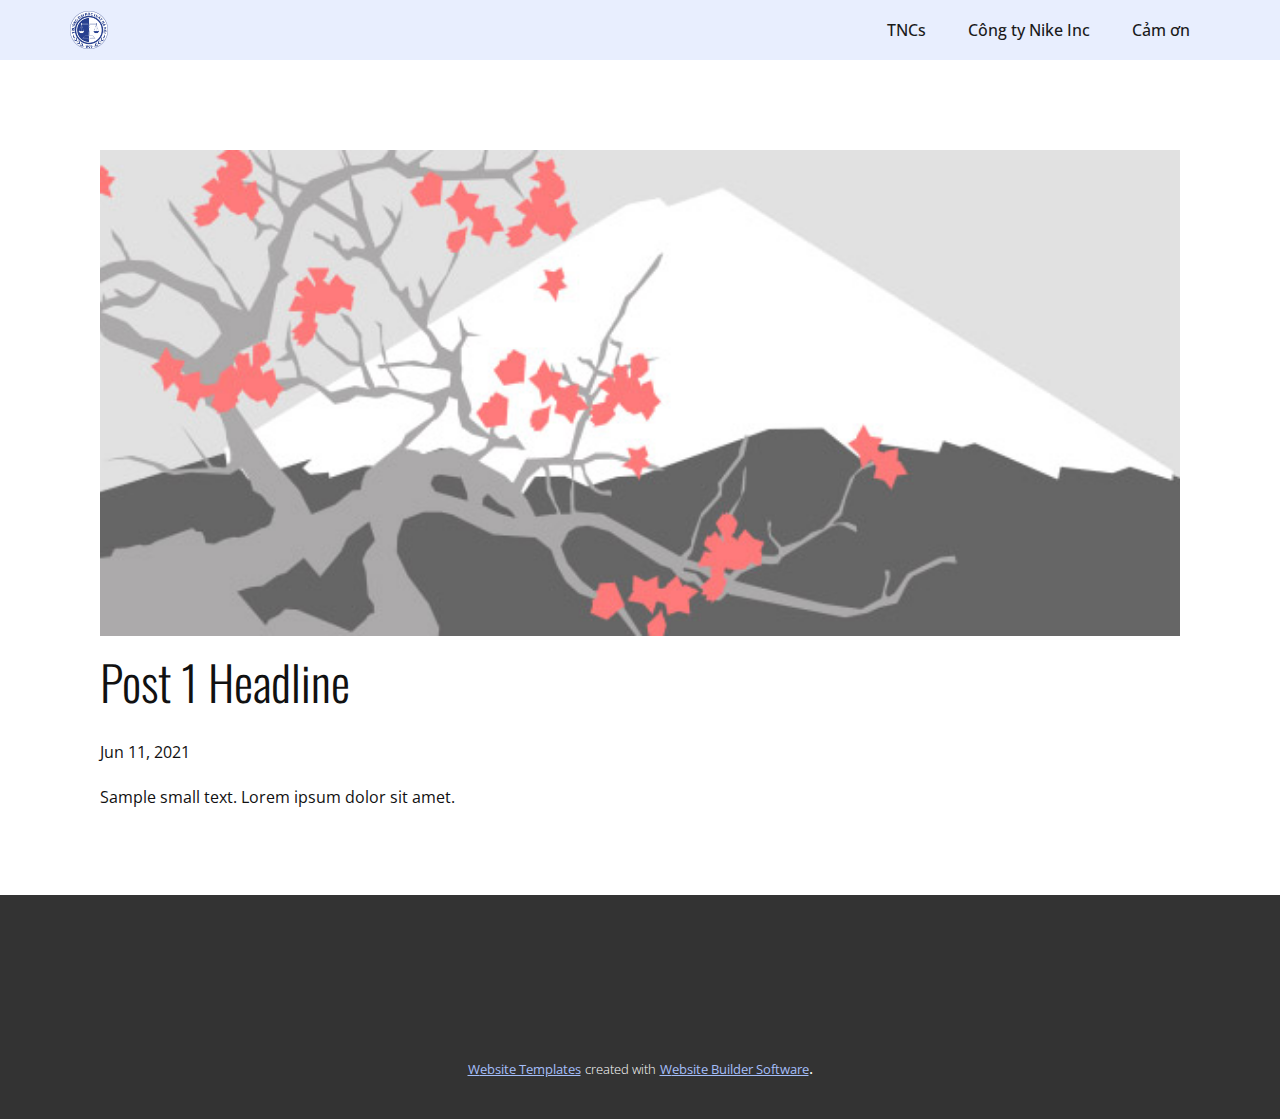
<file: blog/post.html>
<!doctype html>
<html style="font-size: 16px;"><head>
    <meta name="viewport" content="width=device-width, initial-scale=1.0">
    <meta charset="utf-8">
    <meta name="keywords" content="Post 1 Headline">
    <meta name="description" content="">
    <meta name="page_type" content="np-template-header-footer-from-plugin">
    <title>Post 1 Headline</title>
    <link rel="stylesheet" href="../nicepage.css" media="screen">
<link rel="stylesheet" href="../Post-Template.css" media="screen">
    <script class="u-script" type="text/javascript" src="../jquery.js" defer=""></script>
    <script class="u-script" type="text/javascript" src="../nicepage.js" defer=""></script>
    <meta name="generator" content="Nicepage 3.17.2, nicepage.com">
    <link id="u-theme-google-font" rel="stylesheet" href="https://fonts.googleapis.com/css?family=Oswald:200,300,400,500,600,700|Open+Sans:300,300i,400,400i,600,600i,700,700i,800,800i">
    <link id="u-page-google-font" rel="stylesheet" href="https://fonts.googleapis.com/css?family=Oswald:200,300,400,500,600,700">
    
    
    <script type="application/ld+json">{
		"@context": "http://schema.org",
		"@type": "Organization",
		"name": "",
		"logo": "images/logohlu600x600-02.png"
}</script>
    <meta property="og:title" content="Post Template">
    <meta property="og:type" content="website">
    <meta name="theme-color" content="#184ed2">
  </head>
  <body class="u-body"><header class="u-clearfix u-header u-palette-1-light-3 u-sticky u-header" id="sec-1151"><div class="u-clearfix u-sheet u-sheet-1">
        <a href="#" class="u-image u-logo u-image-1" data-image-width="601" data-image-height="601">
          <img src="../images/logohlu600x600-02.png" class="u-logo-image u-logo-image-1" data-image-width="37.8462">
        </a>
        <nav class="u-menu u-menu-dropdown u-offcanvas u-menu-1" data-responsive-from="XS">
          <div class="menu-collapse" style="font-size: 1rem; letter-spacing: 0px; font-weight: 500;" wfd-invisible="true">
            <a class="u-button-style u-custom-active-color u-custom-border u-custom-border-color u-custom-hover-color u-custom-left-right-menu-spacing u-custom-padding-bottom u-custom-text-active-color u-custom-text-color u-custom-text-hover-color u-custom-top-bottom-menu-spacing u-nav-link u-text-active-palette-1-base u-text-hover-palette-2-base" href="#">
              <svg><use xmlns:xlink="http://www.w3.org/1999/xlink" xlink:href="#menu-hamburger"></use></svg>
              <svg version="1.1" xmlns="http://www.w3.org/2000/svg" xmlns:xlink="http://www.w3.org/1999/xlink"><defs><symbol id="menu-hamburger" viewBox="0 0 16 16" style="width: 16px; height: 16px;"><rect y="1" width="16" height="2"></rect><rect y="7" width="16" height="2"></rect><rect y="13" width="16" height="2"></rect>
</symbol>
</defs></svg>
            </a>
          </div>
          <div class="u-custom-menu u-nav-container" wfd-invisible="true">
            <ul class="u-nav u-spacing-2 u-unstyled u-nav-1"><li class="u-nav-item"><a class="u-active-grey-5 u-button-style u-hover-grey-10 u-nav-link u-text-active-grey-90 u-text-grey-90 u-text-hover-grey-90" href="../TNCs.html" style="padding: 10px 20px;">TNCs</a><div class="u-nav-popup"><ul class="u-h-spacing-20 u-nav u-unstyled u-v-spacing-10 u-nav-2"><li class="u-nav-item"><a class="u-button-style u-nav-link u-white" href="../TNCs.html#carousel_3de2" data-page-id="1896912521">TNCs ?</a>
</li><li class="u-nav-item"><a class="u-button-style u-nav-link u-white" href="../TNCs.html#carousel_6a96" data-page-id="1896912521">Vai trò</a>
</li><li class="u-nav-item"><a class="u-button-style u-nav-link u-white" href="../TNCs.html#carousel_5685" data-page-id="1896912521">Tham gia</a>
</li><li class="u-nav-item"><a class="u-button-style u-nav-link u-white" href="../TNCs.html#carousel_a2b5" data-page-id="1896912521">Mục đích</a>
</li><li class="u-nav-item"><a class="u-button-style u-nav-link u-white" href="../TNCs.html#sec-454e" data-page-id="1896912521">Năng lực</a>
</li><li class="u-nav-item"><a class="u-button-style u-nav-link u-white" href="../TNCs.html#carousel_3b13" data-page-id="1896912521">Ảnh hưởng</a>
</li></ul>
</div>
</li><li class="u-nav-item"><a class="u-active-grey-5 u-button-style u-hover-grey-10 u-nav-link u-text-active-grey-90 u-text-grey-90 u-text-hover-grey-90" href="../Công-ty-Nike-Inc.html" style="padding: 10px 20px;">Công ty Nike Inc</a><div class="u-nav-popup"><ul class="u-h-spacing-20 u-nav u-unstyled u-v-spacing-10 u-nav-3"><li class="u-nav-item"><a class="u-button-style u-nav-link u-white" href="../Công-ty-Nike-Inc.html#carousel_6a96" data-page-id="188976686">Vai trò</a>
</li><li class="u-nav-item"><a class="u-button-style u-nav-link u-white" href="../Công-ty-Nike-Inc.html#carousel_5685" data-page-id="188976686">Tham gia</a>
</li><li class="u-nav-item"><a class="u-button-style u-nav-link u-white" href="../Công-ty-Nike-Inc.html#carousel_a2b5" data-page-id="188976686">Mục đích</a>
</li><li class="u-nav-item"><a class="u-button-style u-nav-link u-white" href="../Công-ty-Nike-Inc.html#sec-454e" data-page-id="188976686">Năng lực</a>
</li><li class="u-nav-item"><a class="u-button-style u-nav-link u-white" href="../Công-ty-Nike-Inc.html#carousel_3b13" data-page-id="188976686">Ảnh hưởng</a>
</li></ul>
</div>
</li><li class="u-nav-item"><a class="u-active-grey-5 u-button-style u-hover-grey-10 u-nav-link u-text-active-grey-90 u-text-grey-90 u-text-hover-grey-90" href="../Cảm-ơn.html" style="padding: 10px 20px;">Cảm ơn</a>
</li></ul>
          </div>
          <div class="u-custom-menu u-nav-container-collapse" wfd-invisible="true">
            <div class="u-black u-container-style u-inner-container-layout u-opacity u-opacity-95 u-sidenav">
              <div class="u-sidenav-overflow">
                <div class="u-menu-close"></div>
                <ul class="u-align-center u-nav u-popupmenu-items u-unstyled u-nav-4"><li class="u-nav-item"><a class="u-button-style u-nav-link" href="../TNCs.html" style="padding: 10px 20px;">TNCs</a><div class="u-nav-popup"><ul class="u-h-spacing-20 u-nav u-unstyled u-v-spacing-10 u-nav-5"><li class="u-nav-item"><a class="u-button-style u-nav-link" href="../TNCs.html#carousel_3de2" data-page-id="1896912521">TNCs ?</a>
</li><li class="u-nav-item"><a class="u-button-style u-nav-link" href="../TNCs.html#carousel_6a96" data-page-id="1896912521">Vai trò</a>
</li><li class="u-nav-item"><a class="u-button-style u-nav-link" href="../TNCs.html#carousel_5685" data-page-id="1896912521">Tham gia</a>
</li><li class="u-nav-item"><a class="u-button-style u-nav-link" href="../TNCs.html#carousel_a2b5" data-page-id="1896912521">Mục đích</a>
</li><li class="u-nav-item"><a class="u-button-style u-nav-link" href="../TNCs.html#sec-454e" data-page-id="1896912521">Năng lực</a>
</li><li class="u-nav-item"><a class="u-button-style u-nav-link" href="../TNCs.html#carousel_3b13" data-page-id="1896912521">Ảnh hưởng</a>
</li></ul>
</div>
</li><li class="u-nav-item"><a class="u-button-style u-nav-link" href="../Công-ty-Nike-Inc.html" style="padding: 10px 20px;">Công ty Nike Inc</a><div class="u-nav-popup"><ul class="u-h-spacing-20 u-nav u-unstyled u-v-spacing-10 u-nav-6"><li class="u-nav-item"><a class="u-button-style u-nav-link" href="../Công-ty-Nike-Inc.html#carousel_6a96" data-page-id="188976686">Vai trò</a>
</li><li class="u-nav-item"><a class="u-button-style u-nav-link" href="../Công-ty-Nike-Inc.html#carousel_5685" data-page-id="188976686">Tham gia</a>
</li><li class="u-nav-item"><a class="u-button-style u-nav-link" href="../Công-ty-Nike-Inc.html#carousel_a2b5" data-page-id="188976686">Mục đích</a>
</li><li class="u-nav-item"><a class="u-button-style u-nav-link" href="../Công-ty-Nike-Inc.html#sec-454e" data-page-id="188976686">Năng lực</a>
</li><li class="u-nav-item"><a class="u-button-style u-nav-link" href="../Công-ty-Nike-Inc.html#carousel_3b13" data-page-id="188976686">Ảnh hưởng</a>
</li></ul>
</div>
</li><li class="u-nav-item"><a class="u-button-style u-nav-link" href="../Cảm-ơn.html" style="padding: 10px 20px;">Cảm ơn</a>
</li></ul>
              </div>
            </div>
            <div class="u-black u-menu-overlay u-opacity u-opacity-70" wfd-invisible="true"></div>
          </div>
        </nav>
      </div></header>
    <section class="u-align-center u-clearfix u-section-1" id="sec-c6c2">
      <div class="u-clearfix u-sheet u-valign-middle-md u-valign-middle-sm u-valign-middle-xs u-sheet-1"><!--post_details--><!--post_details_options_json--><!--{"source":""}--><!--/post_details_options_json--><!--blog_post-->
        <div class="u-container-style u-expanded-width u-post-details u-post-details-1">
          <div class="u-container-layout u-valign-middle u-container-layout-1"><!--blog_post_image-->
            <img alt="" class="u-blog-control u-expanded-width u-image u-image-default u-image-1" src="[data-uri]"><!--/blog_post_image--><!--blog_post_header-->
            <h2 class="u-blog-control u-text u-text-1">Post 1 Headline</h2><!--/blog_post_header--><!--blog_post_metadata-->
            <div class="u-blog-control u-metadata u-metadata-1"><!--blog_post_metadata_date-->
              <span class="u-meta-date u-meta-icon">Jun 11, 2021</span><!--/blog_post_metadata_date--><!--blog_post_metadata_category-->
              <!--/blog_post_metadata_category--><!--blog_post_metadata_comments-->
              <!--/blog_post_metadata_comments-->
            </div><!--/blog_post_metadata--><!--blog_post_content-->
            <div class="u-align-justify u-blog-control u-post-content u-text u-text-2 fr-view">
  Sample small text. Lorem ipsum dolor sit amet.
  </div><!--/blog_post_content-->
          </div>
        </div><!--/blog_post--><!--/post_details-->
      </div>
    </section>
    
    
    <footer class="u-align-left u-clearfix u-footer u-grey-80 u-footer" id="sec-338e"><div class="u-clearfix u-sheet u-sheet-1"></div></footer>
    <section class="u-backlink u-clearfix u-grey-80">
      <a class="u-link" href="https://nicepage.com/website-templates" target="_blank">
        <span>Website Templates</span>
      </a>
      <p class="u-text">
        <span>created with</span>
      </p>
      <a class="u-link" href="https://nicepage.com/" target="_blank">
        <span>Website Builder Software</span>
      </a>. 
    </section>
  
</body></html>
</file>
